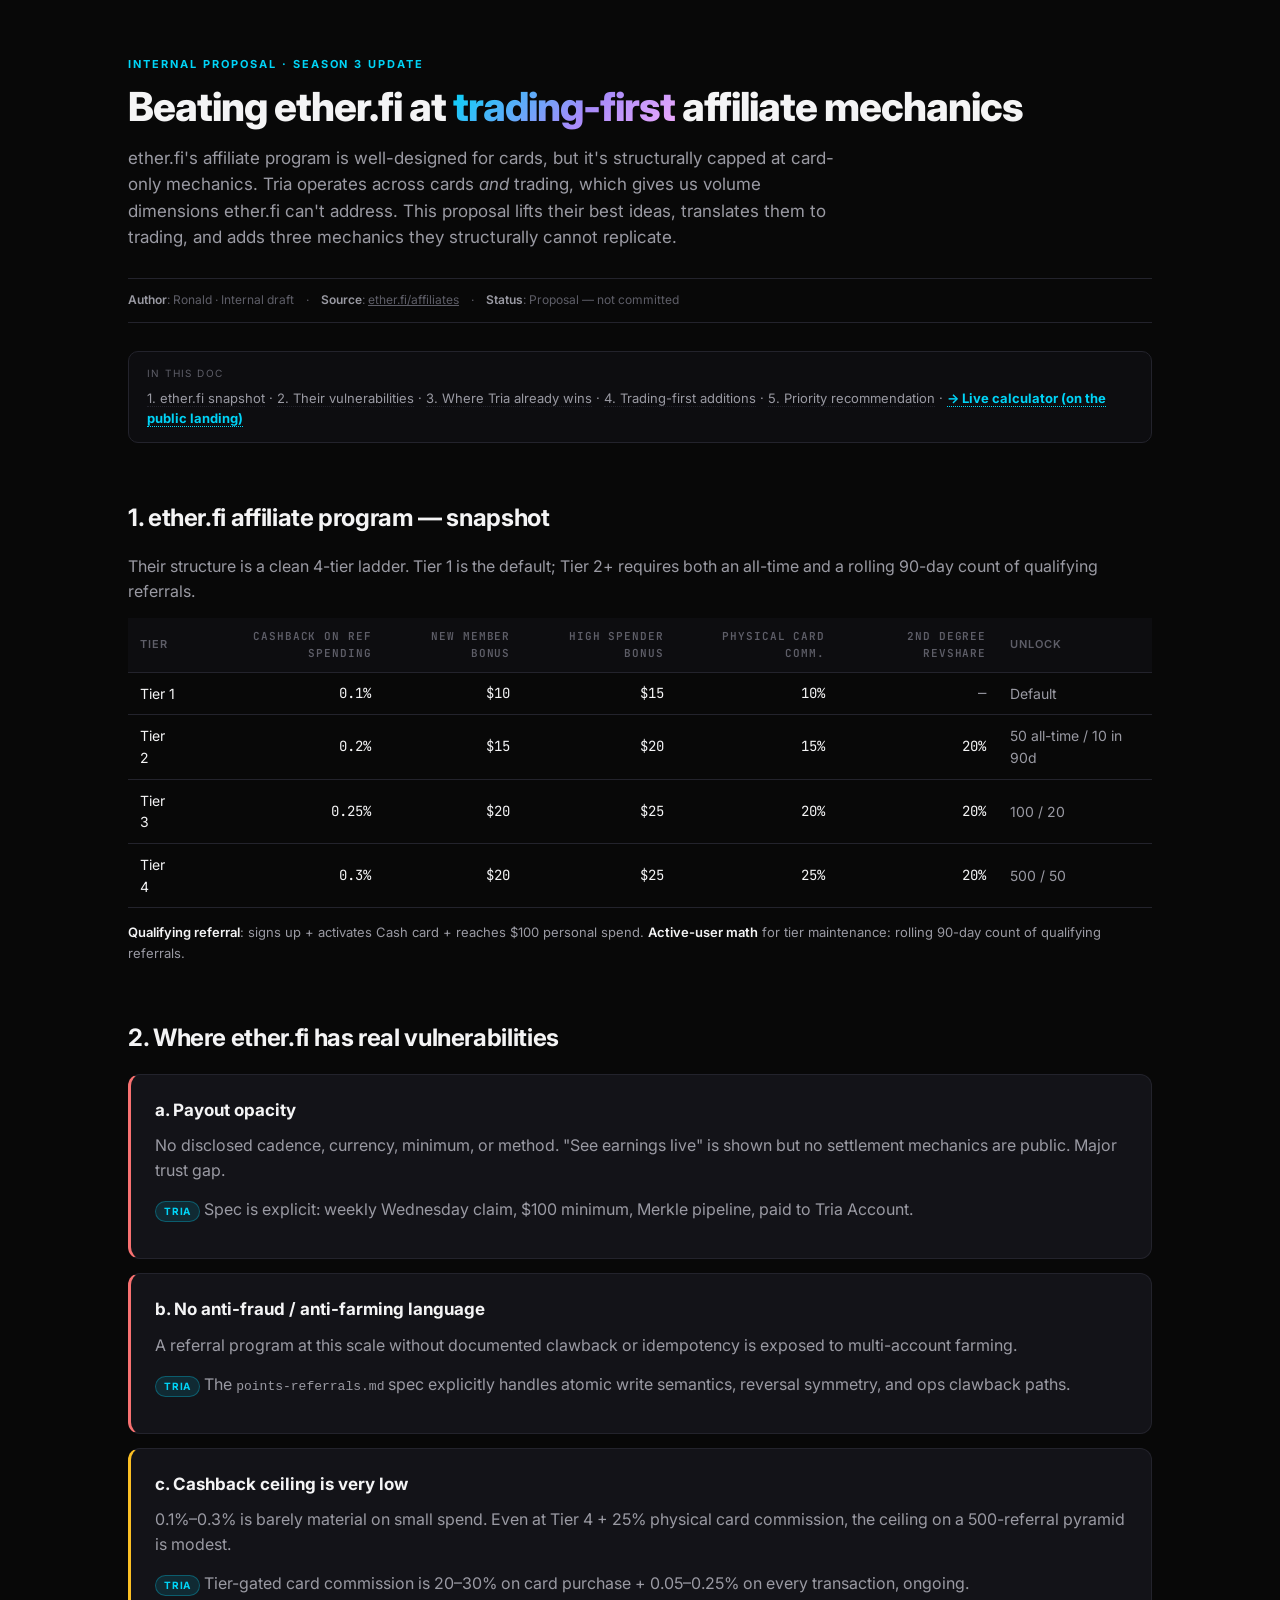
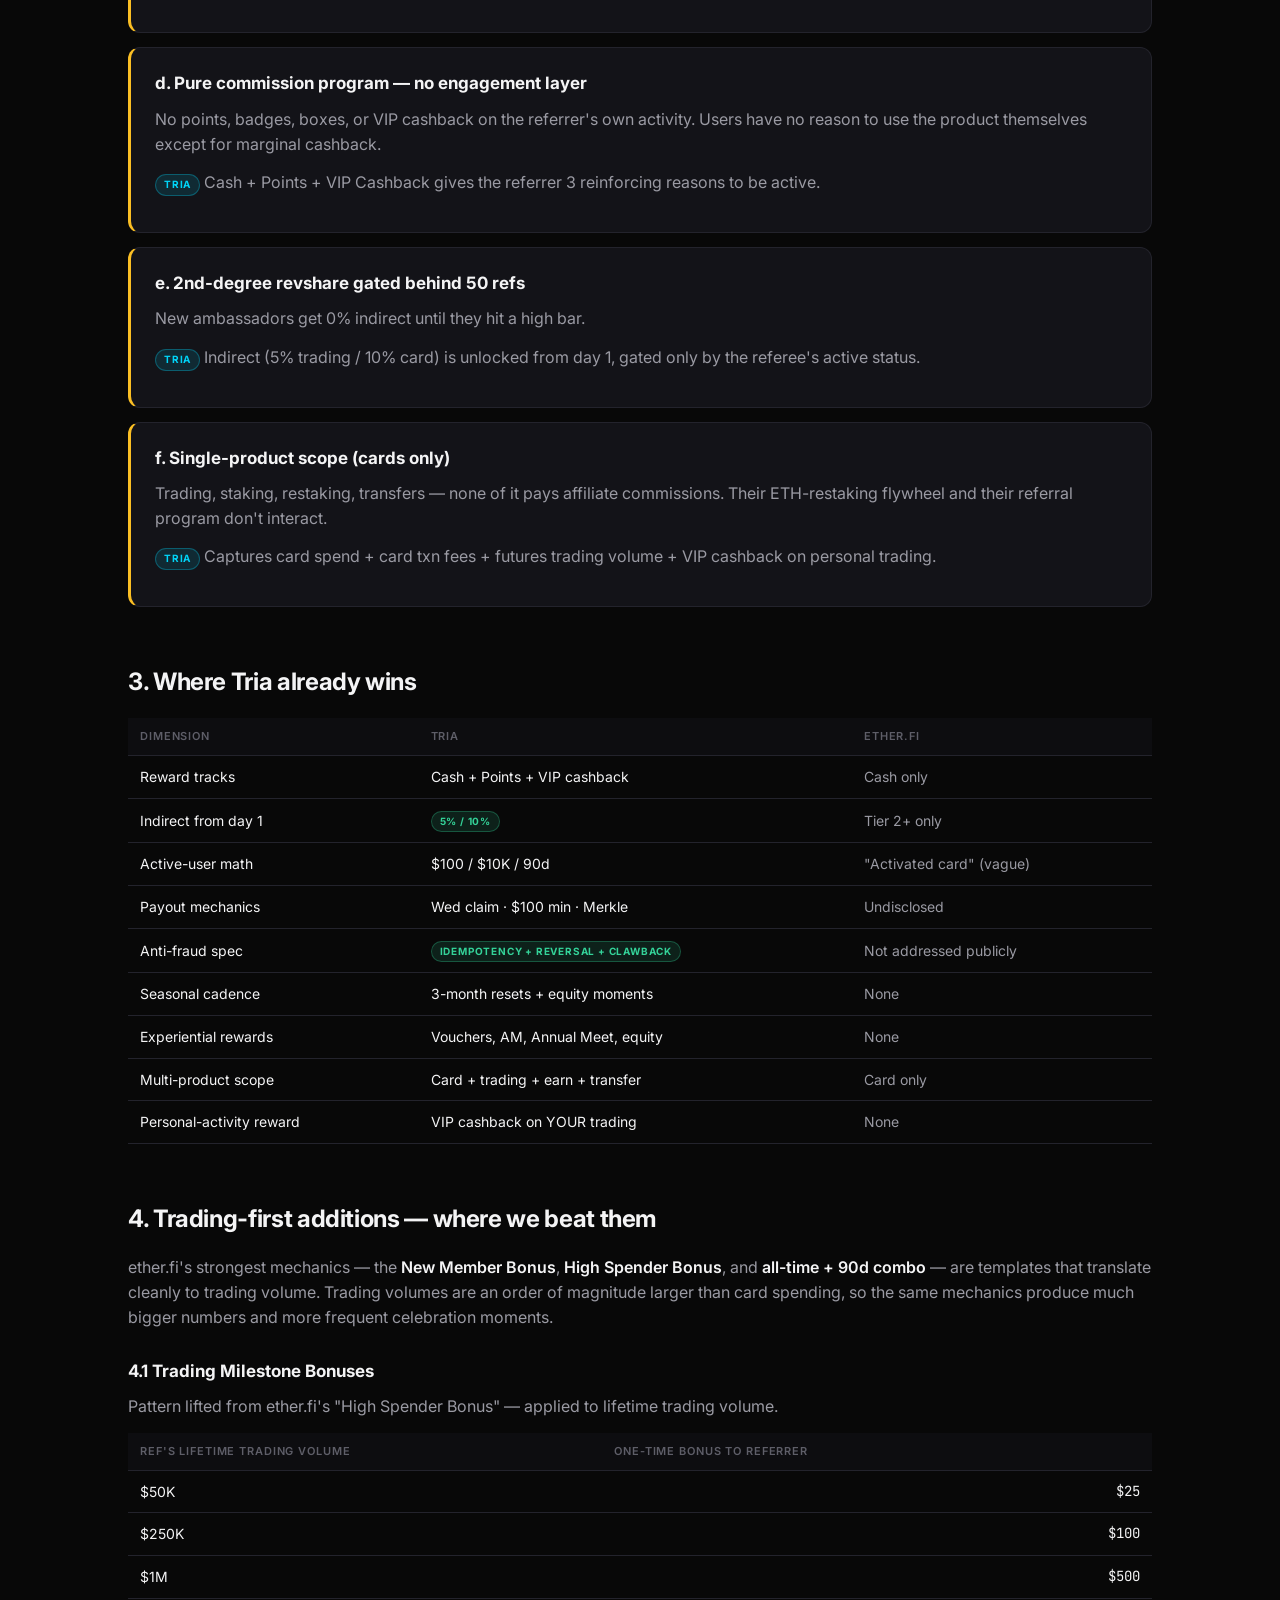
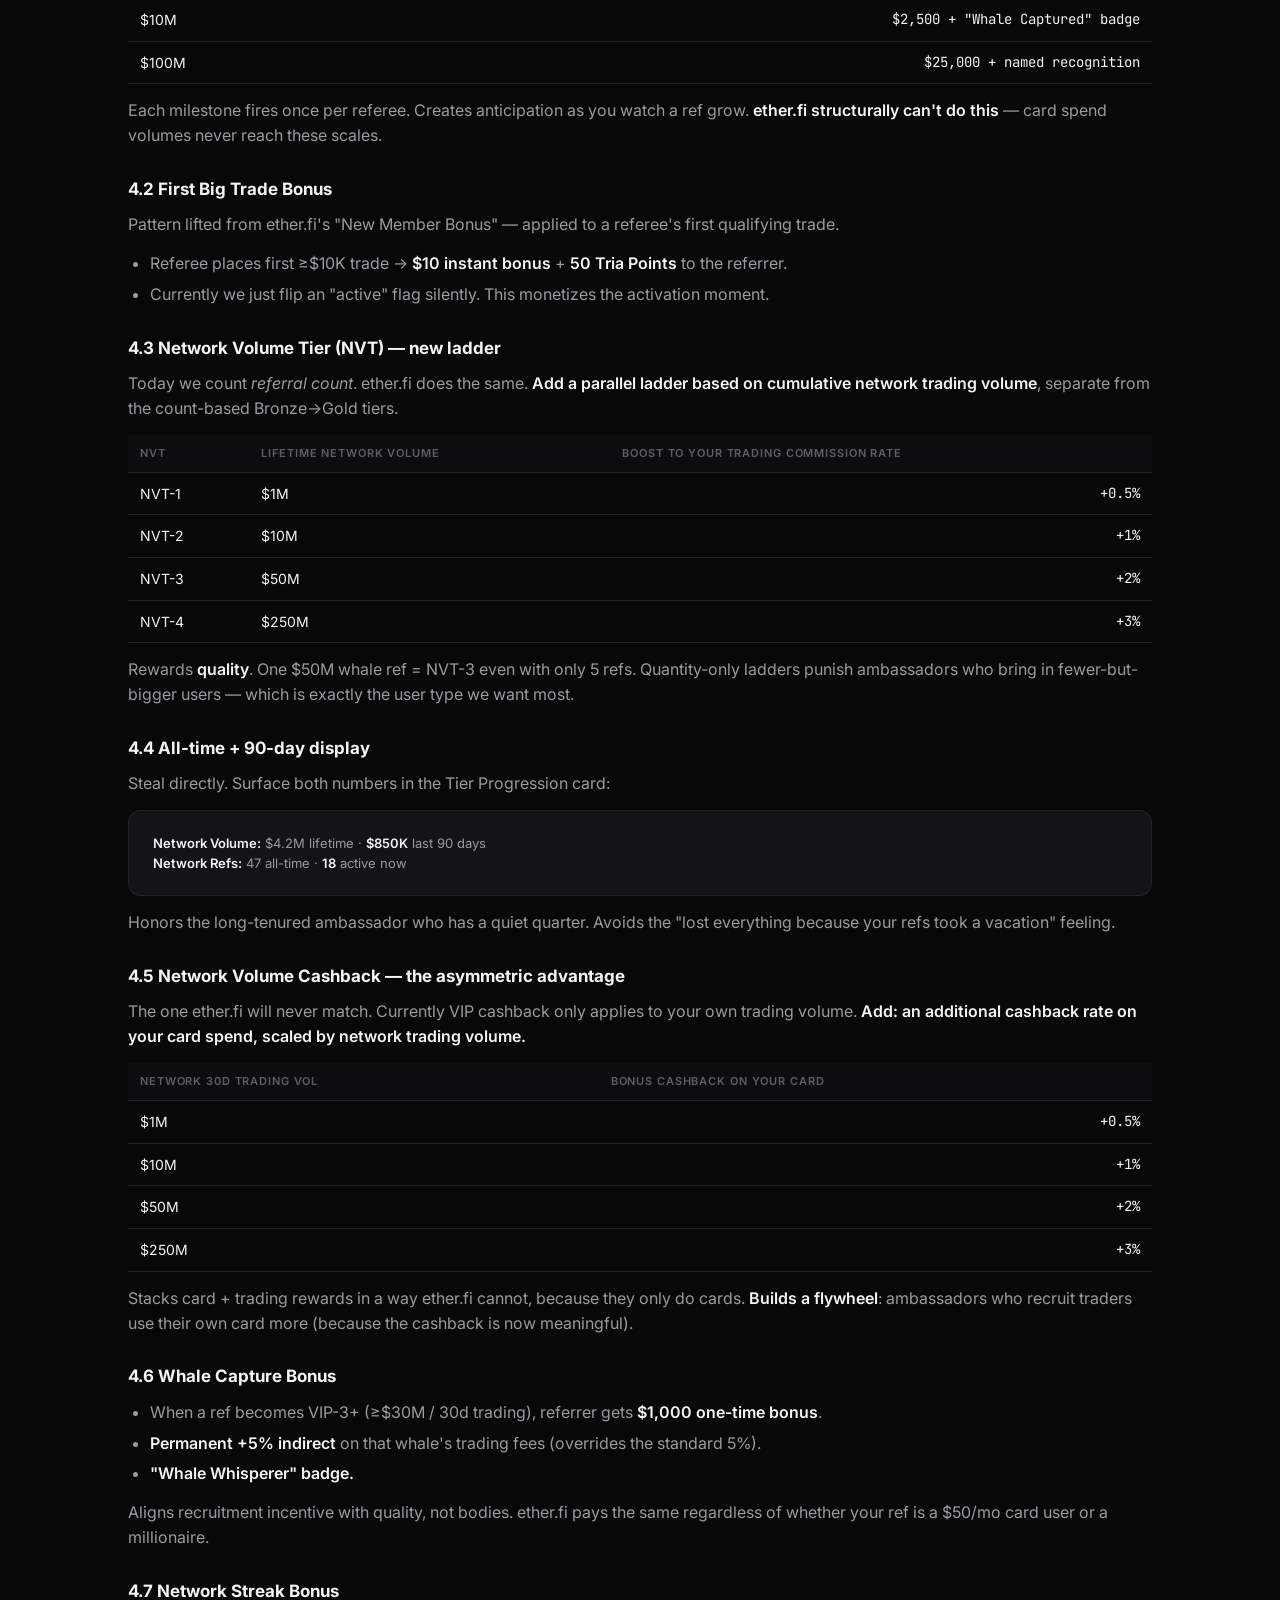
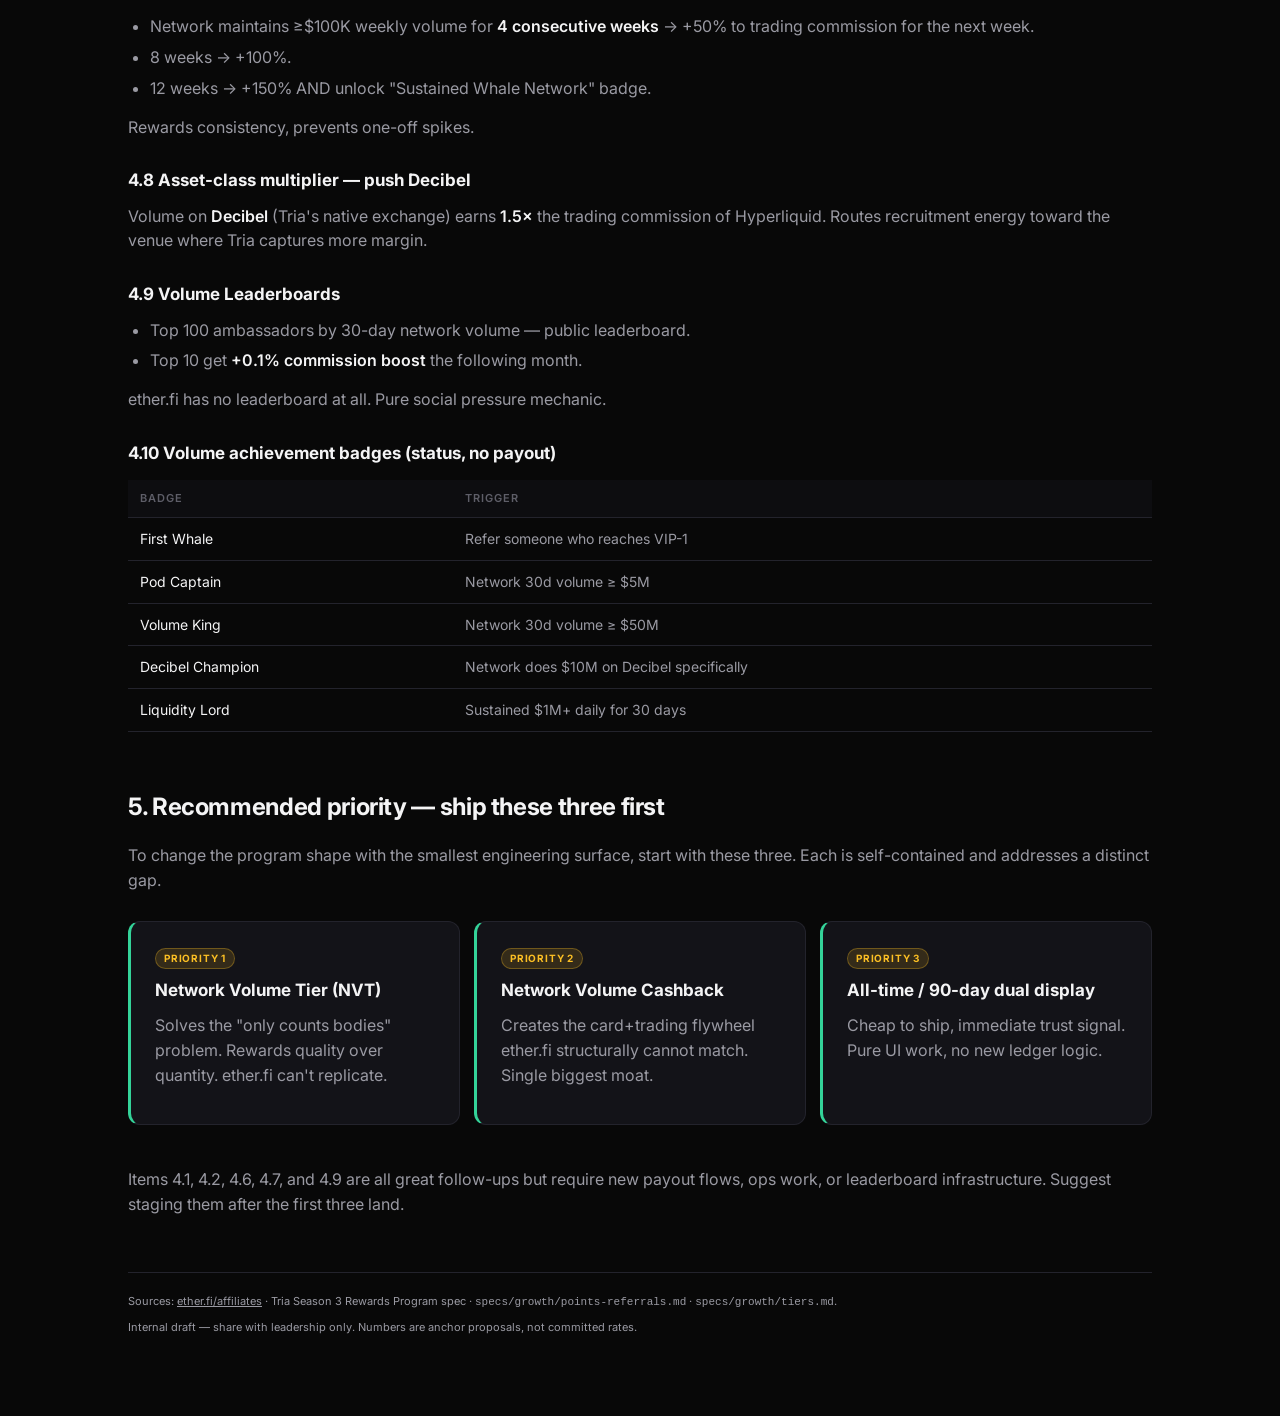
<file: index.html>
<!doctype html>
<html lang="en">
<head>
<meta charset="utf-8" />
<meta name="viewport" content="width=device-width, initial-scale=1" />
<title>Tria S3 — Trading-First Affiliate Mechanics · Internal Proposal</title>
<link rel="preconnect" href="https://fonts.googleapis.com" />
<link rel="preconnect" href="https://fonts.gstatic.com" crossorigin />
<link href="https://fonts.googleapis.com/css2?family=Inter:wght@400;500;600;700;800&family=JetBrains+Mono:wght@400;500;600&display=swap" rel="stylesheet" />
<style>
  :root {
    --bg: #080808;
    --bg-2: #0d0d10;
    --card: #131318;
    --card-hi: #1a1a22;
    --border: #23232c;
    --fg: #f4f4f5;
    --fg-dim: #9a9aa3;
    --fg-mute: #5e5e68;
    --primary: #00d4f7;
    --positive: #34d399;
    --warning: #fbbf24;
    --danger: #f87171;
    --tier-bronze: #c07830;
    --tier-silver: #8b92a3;
    --tier-gold: #d4a017;
  }
  * { box-sizing: border-box; }
  html, body {
    margin: 0;
    padding: 0;
    background: var(--bg);
    color: var(--fg);
    font-family: 'Inter', system-ui, sans-serif;
    line-height: 1.55;
    -webkit-font-smoothing: antialiased;
  }
  .cosmos {
    position: fixed;
    inset: 0;
    z-index: -1;
    pointer-events: none;
    background:
      radial-gradient(1100px 700px at 15% 10%, rgba(0, 212, 247, 0.08), transparent 60%),
      radial-gradient(900px 600px at 85% 90%, rgba(167, 139, 250, 0.06), transparent 55%),
      var(--bg);
  }
  .wrap {
    max-width: 1080px;
    margin: 0 auto;
    padding: 56px 28px 80px;
  }
  .eyebrow {
    font-size: 11px;
    font-weight: 700;
    text-transform: uppercase;
    letter-spacing: 0.18em;
    color: var(--primary);
  }
  h1 {
    font-size: 40px;
    font-weight: 800;
    letter-spacing: -0.025em;
    line-height: 1.1;
    margin: 12px 0 16px;
  }
  h1 .accent {
    background: linear-gradient(135deg, var(--primary), #a78bfa 60%, #f0abfc);
    -webkit-background-clip: text;
    background-clip: text;
    -webkit-text-fill-color: transparent;
  }
  h2 {
    font-size: 24px;
    font-weight: 700;
    letter-spacing: -0.015em;
    margin: 56px 0 18px;
  }
  h3 {
    font-size: 17px;
    font-weight: 700;
    margin: 28px 0 10px;
  }
  .lede {
    font-size: 17px;
    color: var(--fg-dim);
    max-width: 720px;
    margin: 0 0 28px;
  }
  .meta {
    display: flex;
    gap: 12px;
    flex-wrap: wrap;
    font-size: 12px;
    color: var(--fg-mute);
    border-top: 1px solid var(--border);
    border-bottom: 1px solid var(--border);
    padding: 12px 0;
    margin: 28px 0 0;
  }
  .meta strong {
    color: var(--fg-dim);
    font-weight: 600;
  }
  .meta .dot { color: var(--fg-mute); }
  p { color: var(--fg-dim); margin: 0 0 14px; }
  p strong, li strong { color: var(--fg); font-weight: 600; }
  ul, ol {
    color: var(--fg-dim);
    padding-left: 22px;
    margin: 8px 0 14px;
  }
  li { margin-bottom: 6px; }
  .card {
    background: var(--card);
    border: 1px solid var(--border);
    border-radius: 12px;
    padding: 22px 24px;
    margin: 14px 0;
  }
  .card.accent-positive { border-left: 3px solid var(--positive); }
  .card.accent-warning { border-left: 3px solid var(--warning); }
  .card.accent-primary { border-left: 3px solid var(--primary); }
  .card.accent-danger { border-left: 3px solid var(--danger); }
  table {
    width: 100%;
    border-collapse: collapse;
    margin: 14px 0;
    font-size: 14px;
  }
  th, td {
    text-align: left;
    padding: 10px 12px;
    border-bottom: 1px solid var(--border);
  }
  th {
    color: var(--fg-mute);
    font-weight: 600;
    font-size: 11px;
    text-transform: uppercase;
    letter-spacing: 0.08em;
    background: var(--bg-2);
  }
  td { color: var(--fg); }
  td.dim { color: var(--fg-dim); }
  td.num, th.num { text-align: right; font-family: 'JetBrains Mono', monospace; }
  .pill {
    display: inline-block;
    padding: 2px 8px;
    border-radius: 999px;
    font-size: 10px;
    font-weight: 700;
    text-transform: uppercase;
    letter-spacing: 0.08em;
  }
  .pill.tria { background: rgba(0, 212, 247, 0.12); color: var(--primary); border: 1px solid rgba(0, 212, 247, 0.3); }
  .pill.eth  { background: rgba(167, 139, 250, 0.12); color: #c4b5fd; border: 1px solid rgba(167, 139, 250, 0.3); }
  .pill.win  { background: rgba(52, 211, 153, 0.12); color: var(--positive); border: 1px solid rgba(52, 211, 153, 0.3); }
  .pill.gap  { background: rgba(248, 113, 113, 0.12); color: var(--danger); border: 1px solid rgba(248, 113, 113, 0.3); }
  .pill.priority { background: rgba(251, 191, 36, 0.14); color: var(--warning); border: 1px solid rgba(251, 191, 36, 0.3); }
  .grid-2 { display: grid; grid-template-columns: 1fr 1fr; gap: 14px; }
  .grid-3 { display: grid; grid-template-columns: repeat(3, 1fr); gap: 14px; }
  @media (max-width: 720px) {
    .grid-2, .grid-3 { grid-template-columns: 1fr; }
    h1 { font-size: 30px; }
    .wrap { padding: 32px 18px 60px; }
  }
  .num-big {
    font-family: 'JetBrains Mono', monospace;
    font-size: 22px;
    font-weight: 700;
    color: var(--positive);
  }
  .footnote {
    font-size: 11px;
    color: var(--fg-mute);
    border-top: 1px solid var(--border);
    margin-top: 56px;
    padding-top: 20px;
  }
  .toc {
    background: var(--bg-2);
    border: 1px solid var(--border);
    border-radius: 10px;
    padding: 14px 18px;
    margin: 28px 0;
    font-size: 13px;
    color: var(--fg-dim);
  }
  .toc a {
    color: var(--fg-dim);
    text-decoration: none;
    border-bottom: 1px dotted var(--border);
  }
  .toc a:hover { color: var(--primary); border-color: var(--primary); }
  .toc-title {
    font-size: 10px;
    text-transform: uppercase;
    letter-spacing: 0.14em;
    color: var(--fg-mute);
    margin-bottom: 6px;
  }
</style>
</head>
<body>
<div class="cosmos"></div>
<div class="wrap">

  <div class="eyebrow">Internal proposal · Season 3 update</div>
  <h1>Beating ether.fi at <span class="accent">trading-first</span> affiliate mechanics</h1>
  <p class="lede">
    ether.fi's affiliate program is well-designed for cards, but it's structurally
    capped at card-only mechanics. Tria operates across cards <em>and</em> trading,
    which gives us volume dimensions ether.fi can't address. This proposal lifts
    their best ideas, translates them to trading, and adds three mechanics they
    structurally cannot replicate.
  </p>
  <div class="meta">
    <span><strong>Author</strong>: Ronald · Internal draft</span>
    <span class="dot">·</span>
    <span><strong>Source</strong>: <a style="color:inherit" href="https://www.ether.fi/affiliates" target="_blank">ether.fi/affiliates</a></span>
    <span class="dot">·</span>
    <span><strong>Status</strong>: Proposal — not committed</span>
  </div>

  <div class="toc">
    <div class="toc-title">In this doc</div>
    <a href="#snapshot">1. ether.fi snapshot</a> ·
    <a href="#vulns">2. Their vulnerabilities</a> ·
    <a href="#wins">3. Where Tria already wins</a> ·
    <a href="#proposal">4. Trading-first additions</a> ·
    <a href="#priority">5. Priority recommendation</a> ·
    <a href="landing/#calculator" style="color: var(--primary); border-bottom-color: var(--primary);"><strong>→ Live calculator (on the public landing)</strong></a>
  </div>

  <h2 id="snapshot">1. ether.fi affiliate program — snapshot</h2>
  <p>
    Their structure is a clean 4-tier ladder. Tier 1 is the default; Tier 2+
    requires both an all-time and a rolling 90-day count of qualifying referrals.
  </p>

  <table>
    <thead>
      <tr>
        <th>Tier</th>
        <th class="num">Cashback on Ref Spending</th>
        <th class="num">New Member Bonus</th>
        <th class="num">High Spender Bonus</th>
        <th class="num">Physical Card Comm.</th>
        <th class="num">2nd Degree Revshare</th>
        <th>Unlock</th>
      </tr>
    </thead>
    <tbody>
      <tr><td>Tier 1</td><td class="num">0.1%</td><td class="num">$10</td><td class="num">$15</td><td class="num">10%</td><td class="num dim">—</td><td class="dim">Default</td></tr>
      <tr><td>Tier 2</td><td class="num">0.2%</td><td class="num">$15</td><td class="num">$20</td><td class="num">15%</td><td class="num">20%</td><td class="dim">50 all-time / 10 in 90d</td></tr>
      <tr><td>Tier 3</td><td class="num">0.25%</td><td class="num">$20</td><td class="num">$25</td><td class="num">20%</td><td class="num">20%</td><td class="dim">100 / 20</td></tr>
      <tr><td>Tier 4</td><td class="num">0.3%</td><td class="num">$20</td><td class="num">$25</td><td class="num">25%</td><td class="num">20%</td><td class="dim">500 / 50</td></tr>
    </tbody>
  </table>
  <p style="font-size: 13px;">
    <strong>Qualifying referral</strong>: signs up + activates Cash card + reaches
    $100 personal spend. <strong>Active-user math</strong> for tier maintenance:
    rolling 90-day count of qualifying referrals.
  </p>

  <h2 id="vulns">2. Where ether.fi has real vulnerabilities</h2>

  <div class="card accent-danger">
    <h3 style="margin-top:0">a. Payout opacity</h3>
    <p>
      No disclosed cadence, currency, minimum, or method. "See earnings live" is shown
      but no settlement mechanics are public. Major trust gap.
    </p>
    <p><span class="pill tria">Tria</span> Spec is explicit: weekly Wednesday claim, $100 minimum, Merkle pipeline, paid to Tria Account.</p>
  </div>

  <div class="card accent-danger">
    <h3 style="margin-top:0">b. No anti-fraud / anti-farming language</h3>
    <p>
      A referral program at this scale without documented clawback or idempotency is
      exposed to multi-account farming.
    </p>
    <p><span class="pill tria">Tria</span> The <code>points-referrals.md</code> spec explicitly handles atomic write semantics, reversal symmetry, and ops clawback paths.</p>
  </div>

  <div class="card accent-warning">
    <h3 style="margin-top:0">c. Cashback ceiling is very low</h3>
    <p>
      0.1%–0.3% is barely material on small spend. Even at Tier 4 + 25% physical card
      commission, the ceiling on a 500-referral pyramid is modest.
    </p>
    <p><span class="pill tria">Tria</span> Tier-gated card commission is 20–30% on card purchase + 0.05–0.25% on every transaction, ongoing.</p>
  </div>

  <div class="card accent-warning">
    <h3 style="margin-top:0">d. Pure commission program — no engagement layer</h3>
    <p>
      No points, badges, boxes, or VIP cashback on the referrer's own activity. Users
      have no reason to use the product themselves except for marginal cashback.
    </p>
    <p><span class="pill tria">Tria</span> Cash + Points + VIP Cashback gives the referrer 3 reinforcing reasons to be active.</p>
  </div>

  <div class="card accent-warning">
    <h3 style="margin-top:0">e. 2nd-degree revshare gated behind 50 refs</h3>
    <p>
      New ambassadors get 0% indirect until they hit a high bar.
    </p>
    <p><span class="pill tria">Tria</span> Indirect (5% trading / 10% card) is unlocked from day 1, gated only by the referee's active status.</p>
  </div>

  <div class="card accent-warning">
    <h3 style="margin-top:0">f. Single-product scope (cards only)</h3>
    <p>
      Trading, staking, restaking, transfers — none of it pays affiliate commissions.
      Their ETH-restaking flywheel and their referral program don't interact.
    </p>
    <p><span class="pill tria">Tria</span> Captures card spend + card txn fees + futures trading volume + VIP cashback on personal trading.</p>
  </div>

  <h2 id="wins">3. Where Tria already wins</h2>
  <table>
    <thead><tr><th>Dimension</th><th>Tria</th><th>ether.fi</th></tr></thead>
    <tbody>
      <tr><td>Reward tracks</td><td>Cash + Points + VIP cashback</td><td class="dim">Cash only</td></tr>
      <tr><td>Indirect from day 1</td><td><span class="pill win">5% / 10%</span></td><td class="dim">Tier 2+ only</td></tr>
      <tr><td>Active-user math</td><td>$100 / $10K / 90d</td><td class="dim">"Activated card" (vague)</td></tr>
      <tr><td>Payout mechanics</td><td>Wed claim · $100 min · Merkle</td><td class="dim">Undisclosed</td></tr>
      <tr><td>Anti-fraud spec</td><td><span class="pill win">Idempotency + reversal + clawback</span></td><td class="dim">Not addressed publicly</td></tr>
      <tr><td>Seasonal cadence</td><td>3-month resets + equity moments</td><td class="dim">None</td></tr>
      <tr><td>Experiential rewards</td><td>Vouchers, AM, Annual Meet, equity</td><td class="dim">None</td></tr>
      <tr><td>Multi-product scope</td><td>Card + trading + earn + transfer</td><td class="dim">Card only</td></tr>
      <tr><td>Personal-activity reward</td><td>VIP cashback on YOUR trading</td><td class="dim">None</td></tr>
    </tbody>
  </table>

  <h2 id="proposal">4. Trading-first additions — where we beat them</h2>

  <p>
    ether.fi's strongest mechanics — the <strong>New Member Bonus</strong>,
    <strong>High Spender Bonus</strong>, and <strong>all-time + 90d combo</strong>
    — are templates that translate cleanly to trading volume. Trading volumes are
    an order of magnitude larger than card spending, so the same mechanics produce
    much bigger numbers and more frequent celebration moments.
  </p>

  <h3>4.1 Trading Milestone Bonuses</h3>
  <p>Pattern lifted from ether.fi's "High Spender Bonus" — applied to lifetime trading volume.</p>
  <table>
    <thead><tr><th>Ref's lifetime trading volume</th><th>One-time bonus to referrer</th></tr></thead>
    <tbody>
      <tr><td>$50K</td><td class="num">$25</td></tr>
      <tr><td>$250K</td><td class="num">$100</td></tr>
      <tr><td>$1M</td><td class="num">$500</td></tr>
      <tr><td>$10M</td><td class="num">$2,500 + "Whale Captured" badge</td></tr>
      <tr><td>$100M</td><td class="num">$25,000 + named recognition</td></tr>
    </tbody>
  </table>
  <p>
    Each milestone fires once per referee. Creates anticipation as you watch a ref
    grow. <strong>ether.fi structurally can't do this</strong> — card spend volumes never reach
    these scales.
  </p>

  <h3>4.2 First Big Trade Bonus</h3>
  <p>Pattern lifted from ether.fi's "New Member Bonus" — applied to a referee's first qualifying trade.</p>
  <ul>
    <li>Referee places first ≥$10K trade → <strong>$10 instant bonus</strong> + <strong>50 Tria Points</strong> to the referrer.</li>
    <li>Currently we just flip an "active" flag silently. This monetizes the activation moment.</li>
  </ul>

  <h3>4.3 Network Volume Tier (NVT) — new ladder</h3>
  <p>
    Today we count <em>referral count</em>. ether.fi does the same. <strong>Add a parallel
    ladder based on cumulative network trading volume</strong>, separate from the count-based
    Bronze→Gold tiers.
  </p>
  <table>
    <thead><tr><th>NVT</th><th>Lifetime Network Volume</th><th>Boost to your trading commission rate</th></tr></thead>
    <tbody>
      <tr><td>NVT-1</td><td>$1M</td><td class="num">+0.5%</td></tr>
      <tr><td>NVT-2</td><td>$10M</td><td class="num">+1%</td></tr>
      <tr><td>NVT-3</td><td>$50M</td><td class="num">+2%</td></tr>
      <tr><td>NVT-4</td><td>$250M</td><td class="num">+3%</td></tr>
    </tbody>
  </table>
  <p>
    Rewards <strong>quality</strong>. One $50M whale ref = NVT-3 even with only 5 refs.
    Quantity-only ladders punish ambassadors who bring in fewer-but-bigger users —
    which is exactly the user type we want most.
  </p>

  <h3>4.4 All-time + 90-day display</h3>
  <p>Steal directly. Surface both numbers in the Tier Progression card:</p>
  <div class="card">
    <p style="margin:0; color: var(--fg-dim); font-size: 13px;">
      <strong>Network Volume:</strong> $4.2M lifetime · <strong>$850K</strong> last 90 days<br />
      <strong>Network Refs:</strong> 47 all-time · <strong>18</strong> active now
    </p>
  </div>
  <p>
    Honors the long-tenured ambassador who has a quiet quarter. Avoids the "lost
    everything because your refs took a vacation" feeling.
  </p>

  <h3>4.5 Network Volume Cashback — the asymmetric advantage</h3>
  <p>
    The one ether.fi will never match. Currently VIP cashback only applies to your
    own trading volume. <strong>Add: an additional cashback rate on your card spend, scaled
    by network trading volume.</strong>
  </p>
  <table>
    <thead><tr><th>Network 30d trading vol</th><th>Bonus cashback on YOUR card</th></tr></thead>
    <tbody>
      <tr><td>$1M</td><td class="num">+0.5%</td></tr>
      <tr><td>$10M</td><td class="num">+1%</td></tr>
      <tr><td>$50M</td><td class="num">+2%</td></tr>
      <tr><td>$250M</td><td class="num">+3%</td></tr>
    </tbody>
  </table>
  <p>
    Stacks card + trading rewards in a way ether.fi cannot, because they only do
    cards. <strong>Builds a flywheel</strong>: ambassadors who recruit traders use their own card
    more (because the cashback is now meaningful).
  </p>

  <h3>4.6 Whale Capture Bonus</h3>
  <ul>
    <li>When a ref becomes VIP-3+ (≥$30M / 30d trading), referrer gets <strong>$1,000 one-time bonus</strong>.</li>
    <li><strong>Permanent +5% indirect</strong> on that whale's trading fees (overrides the standard 5%).</li>
    <li><strong>"Whale Whisperer" badge.</strong></li>
  </ul>
  <p>
    Aligns recruitment incentive with quality, not bodies. ether.fi pays the same
    regardless of whether your ref is a $50/mo card user or a millionaire.
  </p>

  <h3>4.7 Network Streak Bonus</h3>
  <ul>
    <li>Network maintains ≥$100K weekly volume for <strong>4 consecutive weeks</strong> → +50% to trading commission for the next week.</li>
    <li>8 weeks → +100%.</li>
    <li>12 weeks → +150% AND unlock "Sustained Whale Network" badge.</li>
  </ul>
  <p>Rewards consistency, prevents one-off spikes.</p>

  <h3>4.8 Asset-class multiplier — push Decibel</h3>
  <p>
    Volume on <strong>Decibel</strong> (Tria's native exchange) earns <strong>1.5×</strong> the trading commission of
    Hyperliquid. Routes recruitment energy toward the venue where Tria captures
    more margin.
  </p>

  <h3>4.9 Volume Leaderboards</h3>
  <ul>
    <li>Top 100 ambassadors by 30-day network volume — public leaderboard.</li>
    <li>Top 10 get <strong>+0.1% commission boost</strong> the following month.</li>
  </ul>
  <p>ether.fi has no leaderboard at all. Pure social pressure mechanic.</p>

  <h3>4.10 Volume achievement badges (status, no payout)</h3>
  <table>
    <thead><tr><th>Badge</th><th>Trigger</th></tr></thead>
    <tbody>
      <tr><td>First Whale</td><td class="dim">Refer someone who reaches VIP-1</td></tr>
      <tr><td>Pod Captain</td><td class="dim">Network 30d volume ≥ $5M</td></tr>
      <tr><td>Volume King</td><td class="dim">Network 30d volume ≥ $50M</td></tr>
      <tr><td>Decibel Champion</td><td class="dim">Network does $10M on Decibel specifically</td></tr>
      <tr><td>Liquidity Lord</td><td class="dim">Sustained $1M+ daily for 30 days</td></tr>
    </tbody>
  </table>

  <h2 id="priority">5. Recommended priority — ship these three first</h2>

  <p>
    To change the program shape with the smallest engineering surface, start with
    these three. Each is self-contained and addresses a distinct gap.
  </p>

  <div class="grid-3">
    <div class="card accent-positive">
      <span class="pill priority">Priority 1</span>
      <h3 style="margin-top:8px">Network Volume Tier (NVT)</h3>
      <p>Solves the "only counts bodies" problem. Rewards quality over quantity. ether.fi can't replicate.</p>
    </div>
    <div class="card accent-positive">
      <span class="pill priority">Priority 2</span>
      <h3 style="margin-top:8px">Network Volume Cashback</h3>
      <p>Creates the card+trading flywheel ether.fi structurally cannot match. Single biggest moat.</p>
    </div>
    <div class="card accent-positive">
      <span class="pill priority">Priority 3</span>
      <h3 style="margin-top:8px">All-time / 90-day dual display</h3>
      <p>Cheap to ship, immediate trust signal. Pure UI work, no new ledger logic.</p>
    </div>
  </div>

  <p style="margin-top: 28px;">
    Items 4.1, 4.2, 4.6, 4.7, and 4.9 are all great follow-ups but require new
    payout flows, ops work, or leaderboard infrastructure. Suggest staging them
    after the first three land.
  </p>

  <div class="footnote">
    <p style="margin:0">
      Sources: <a style="color:inherit" href="https://www.ether.fi/affiliates" target="_blank">ether.fi/affiliates</a> ·
      Tria Season 3 Rewards Program spec ·
      <code>specs/growth/points-referrals.md</code> ·
      <code>specs/growth/tiers.md</code>.
    </p>
    <p style="margin:8px 0 0">
      Internal draft — share with leadership only. Numbers are anchor proposals,
      not committed rates.
    </p>
  </div>

</div>
</body>
</html>
</file>
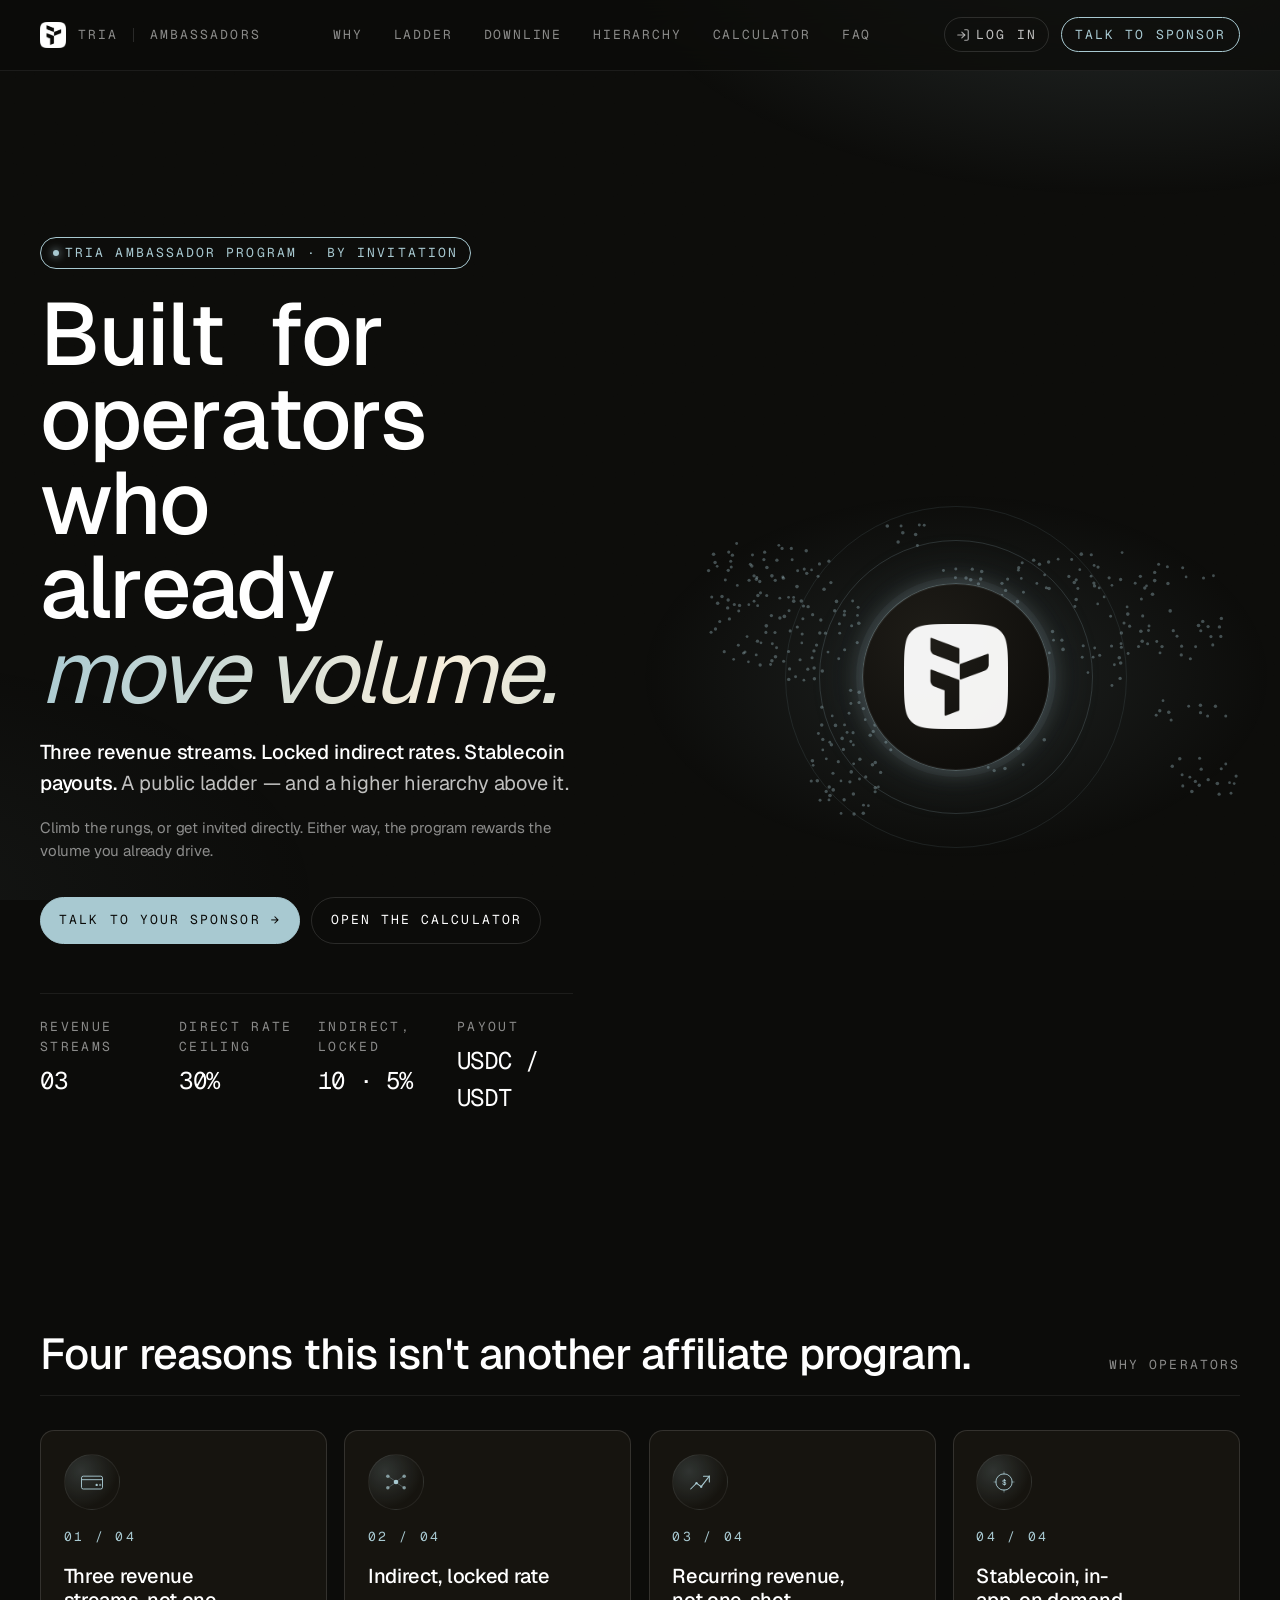
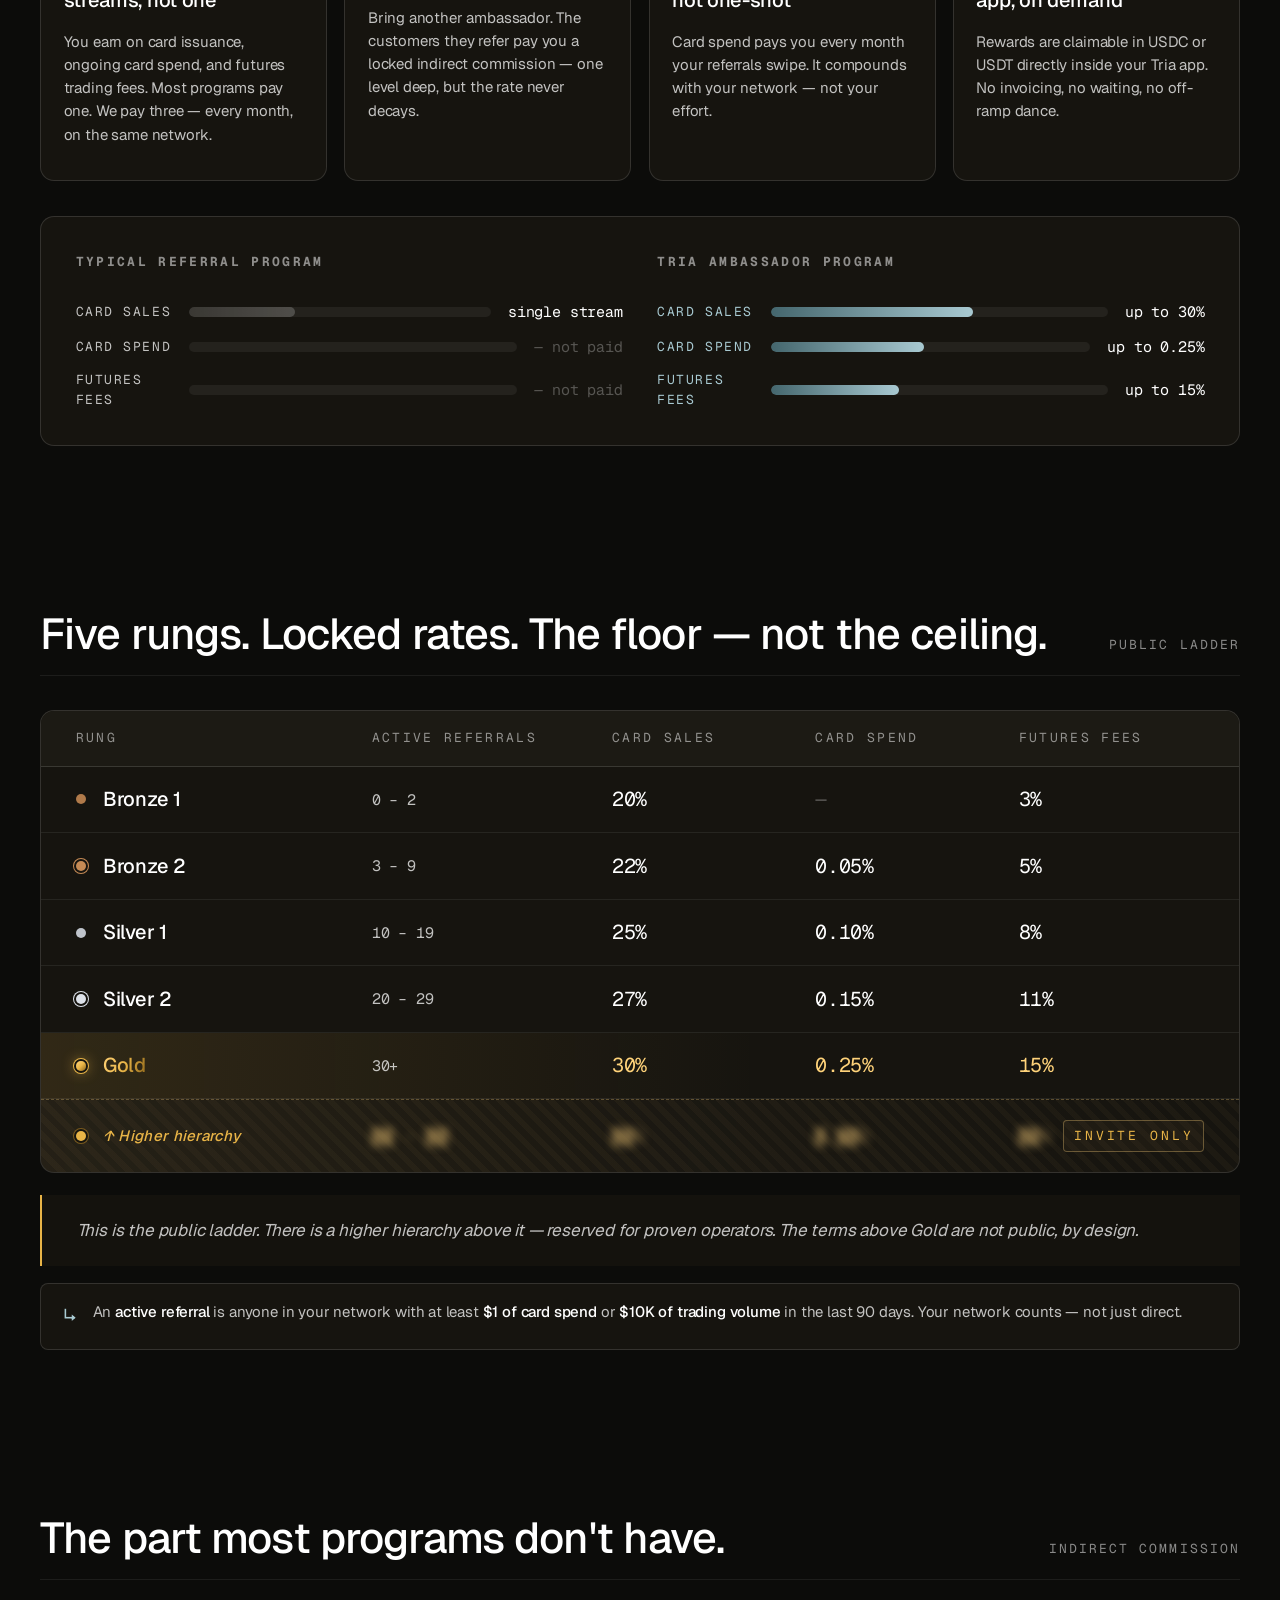
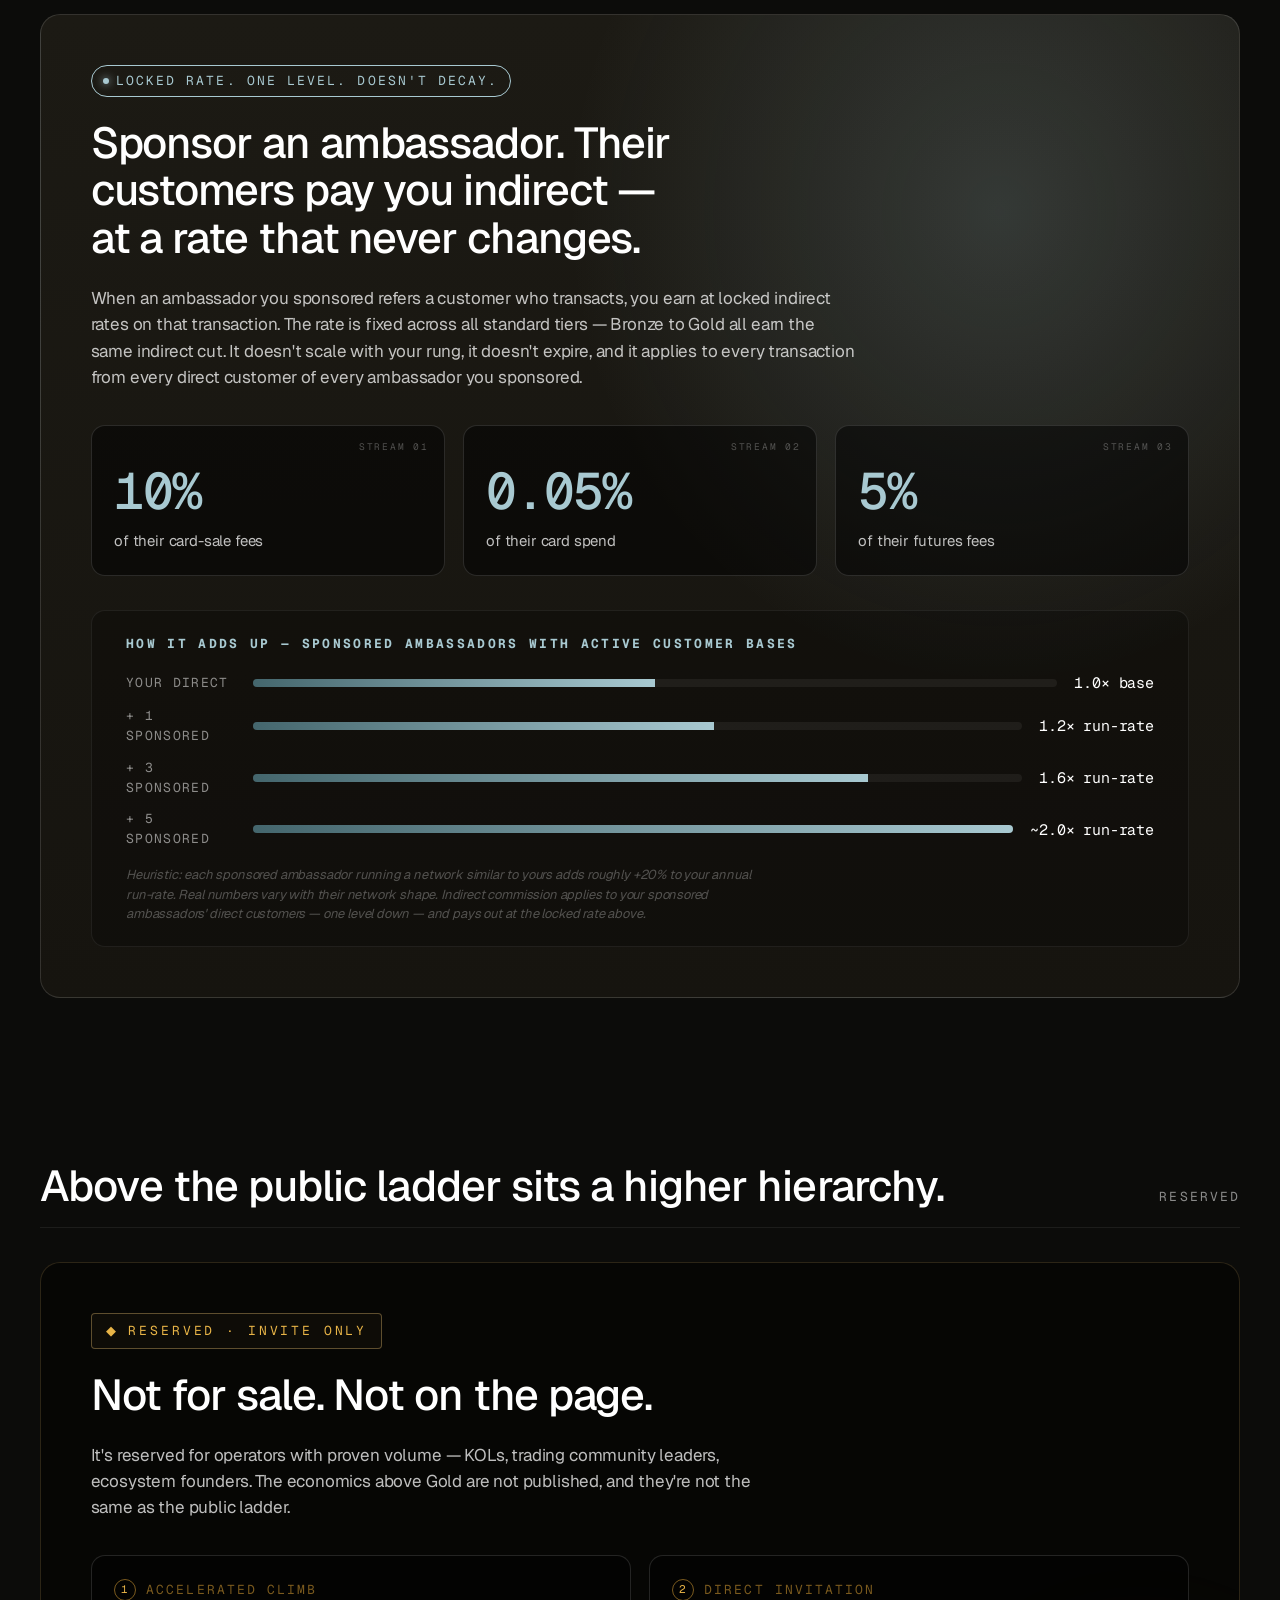
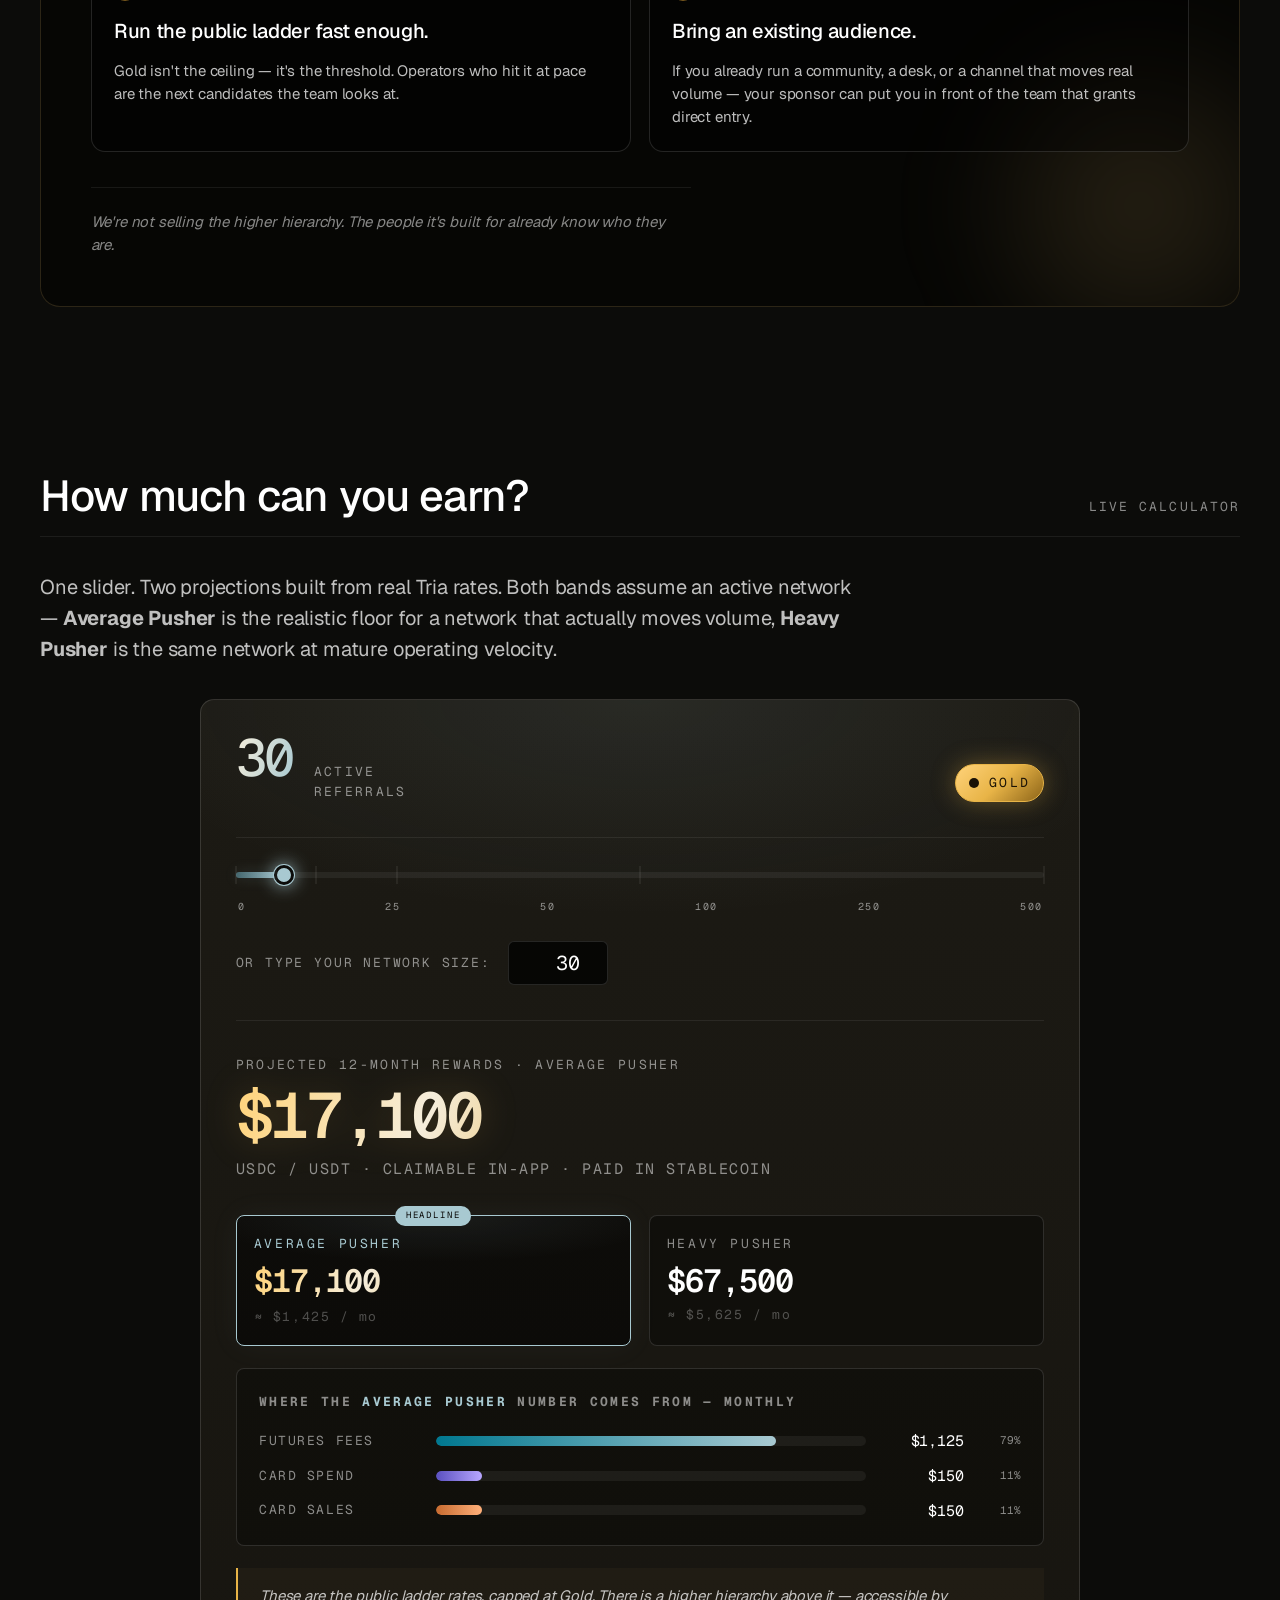
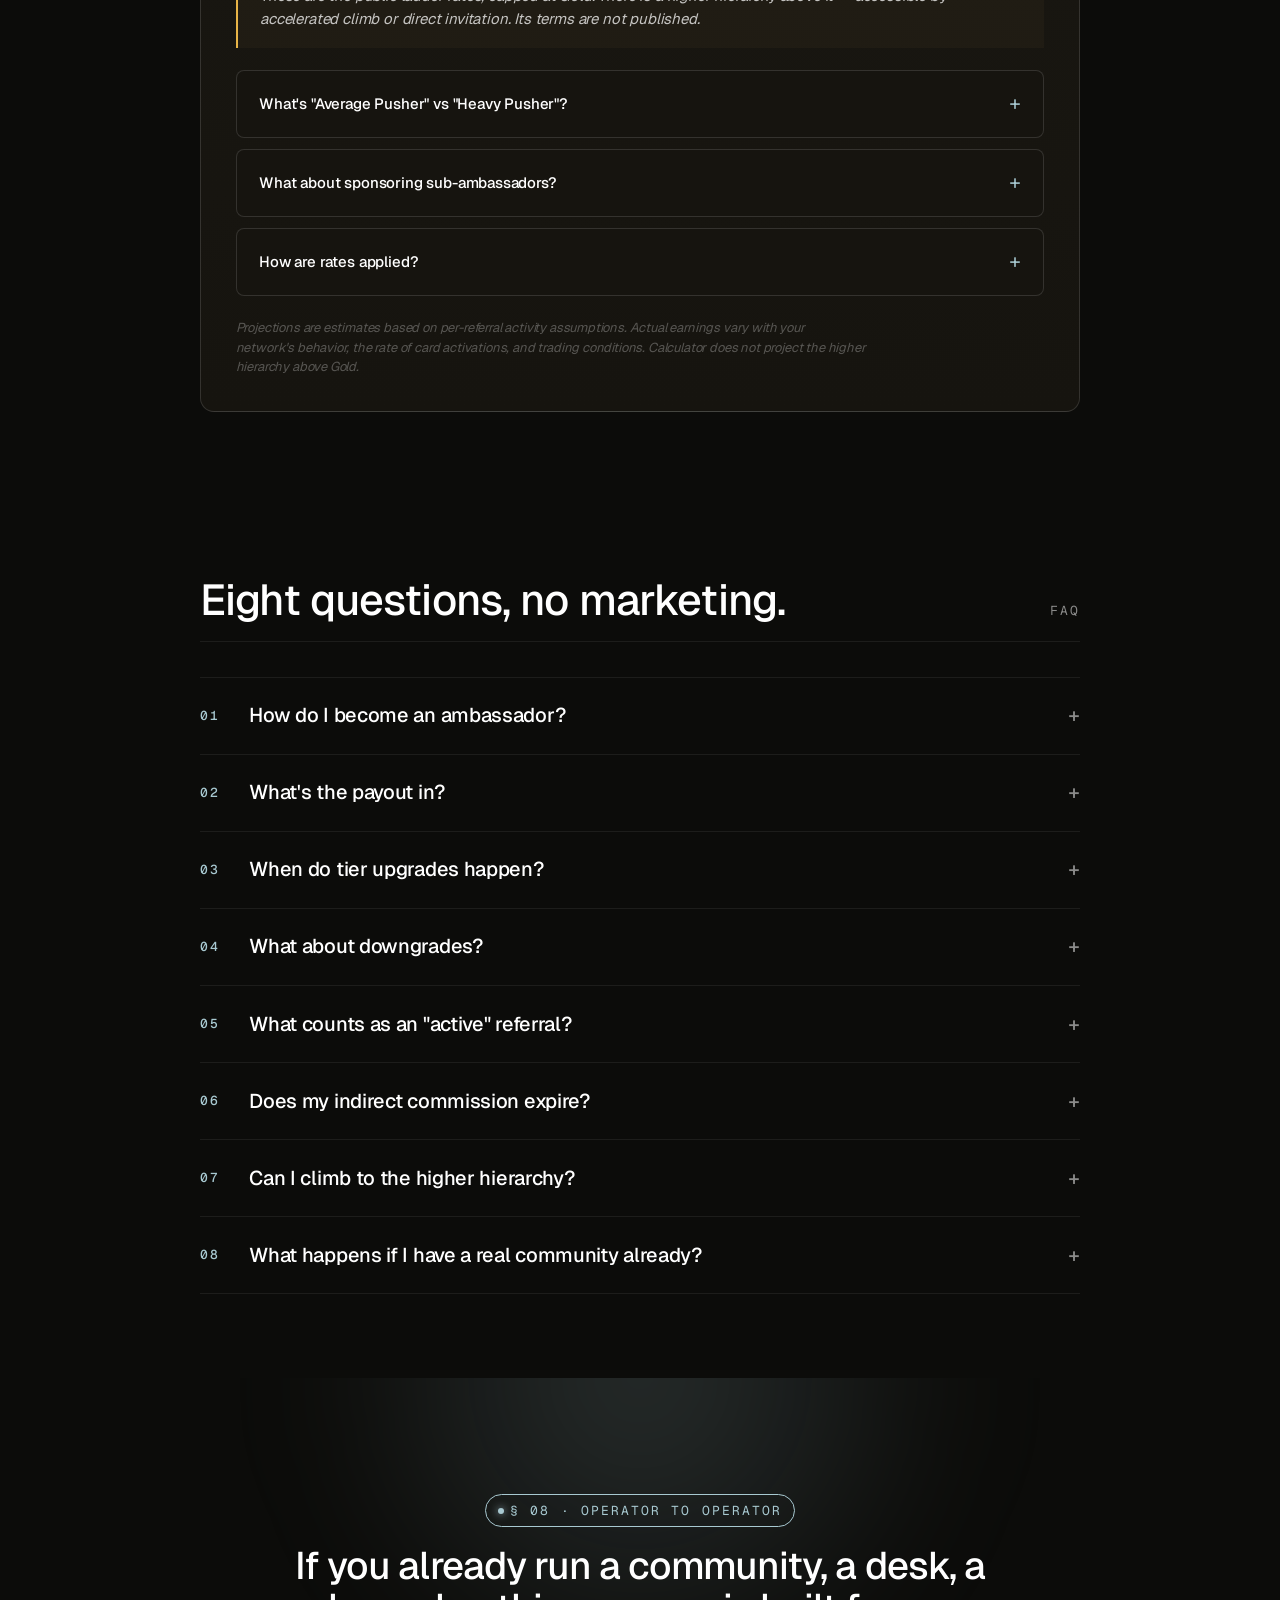
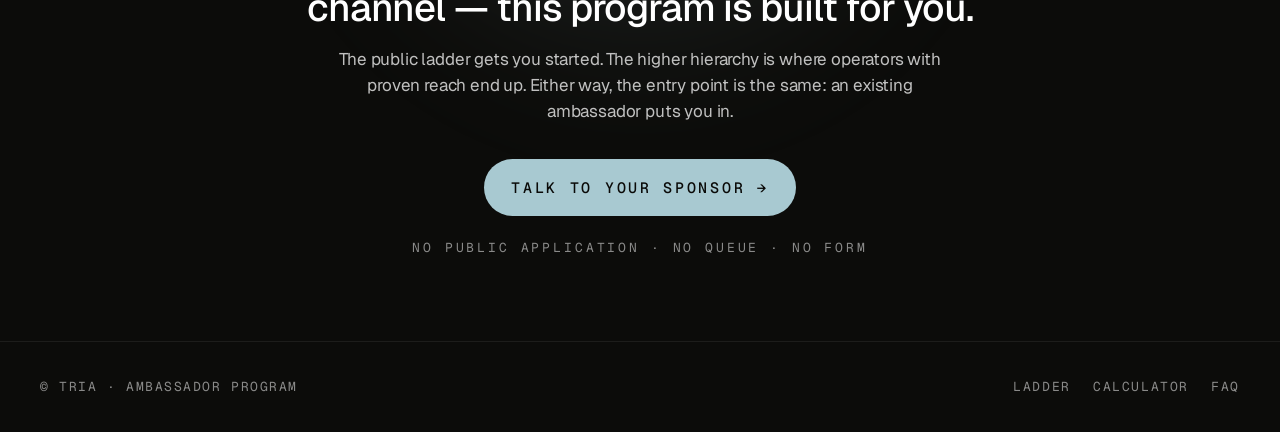
<file: landing/index.html>
<!doctype html>
<html lang="en">
<head>
  <meta charset="utf-8" />
  <meta name="viewport" content="width=device-width, initial-scale=1" />
  <title>Tria Ambassadors — Built for operators who already move volume.</title>
  <meta name="description" content="Three revenue streams. Locked indirect rates. Stablecoin payouts. A public ladder — and a higher hierarchy above it." />

  <link rel="preconnect" href="https://fonts.googleapis.com" />
  <link rel="preconnect" href="https://fonts.gstatic.com" crossorigin />
  <link href="https://fonts.googleapis.com/css2?family=Geist:wght@300;400;500;600;700&family=Geist+Mono:wght@400;500;600&display=swap" rel="stylesheet" />

  <link rel="stylesheet" href="landing.css" />
</head>
<body>

<!-- ──────────────── TOP NAV ──────────────── -->
<nav class="topnav">
  <div class="topnav-inner">
    <a class="brand" href="#top">
      <img src="assets/brand/tria-symbol-white.png" alt="Tria" />
      <span>Tria</span>
      <span class="pipe"></span>
      <span class="label-sub">Ambassadors</span>
    </a>
    <div class="pages">
      <a href="#why">Why</a>
      <a href="#ladder">Ladder</a>
      <a href="#indirect">Downline</a>
      <a href="#hierarchy">Hierarchy</a>
      <a href="#calculator">Calculator</a>
      <a href="#faq">FAQ</a>
    </div>
    <div class="nav-actions">
      <a class="nav-login" href="https://tria-ambassador-portal-v2.vercel.app/en" target="_blank" rel="noopener">
        <svg width="14" height="14" viewBox="0 0 24 24" fill="none" stroke="currentColor" stroke-width="2" stroke-linecap="round" stroke-linejoin="round" aria-hidden="true">
          <path d="M15 3h4a2 2 0 0 1 2 2v14a2 2 0 0 1-2 2h-4"/>
          <polyline points="10 17 15 12 10 7"/>
          <line x1="15" y1="12" x2="3" y2="12"/>
        </svg>
        Log in
      </a>
      <a class="nav-cta" href="#final">Talk to sponsor</a>
    </div>
  </div>
</nav>

<!-- ──────────────── HERO ──────────────── -->
<section class="block" id="top">
  <div class="container">
    <div class="hero">
      <div>
        <div class="kicker reveal"><span class="dot"></span>Tria Ambassador Program · By invitation</div>
        <h1 class="reveal-2" data-screen-label="01 Hero">
          <span class="h1-anim line-1" data-line="Built for operators"></span><br/>
          <span class="h1-anim line-2" data-line="who already" data-accent="move volume."></span>
        </h1>
        <p class="sub reveal-3">
          <strong>Three revenue streams. Locked indirect rates. Stablecoin payouts.</strong>
          A public ladder — and a higher hierarchy above it.
        </p>
        <p class="smaller reveal-3">
          Climb the rungs, or get invited directly. Either way, the program rewards the volume you already drive.
        </p>

        <div class="hero-ctas reveal-4">
          <a class="btn-primary" href="#final">Talk to your sponsor <span class="arr">→</span></a>
          <a class="btn-secondary" href="#calculator">Open the calculator</a>
        </div>

        <div class="hero-strip reveal-4">
          <div class="hero-strip-item">
            <div class="label">Revenue streams</div>
            <div class="val">03</div>
          </div>
          <div class="hero-strip-item">
            <div class="label">Direct rate ceiling</div>
            <div class="val">30%</div>
          </div>
          <div class="hero-strip-item">
            <div class="label">Indirect, locked</div>
            <div class="val">10 · 5%</div>
          </div>
          <div class="hero-strip-item">
            <div class="label">Payout</div>
            <div class="val">USDC / USDT</div>
          </div>
        </div>
      </div>

      <!-- Animated world map with Tria center -->
      <div class="world-map reveal-3">
        <svg viewBox="0 0 800 500" preserveAspectRatio="xMidYMid meet">
          <defs>
            <radialGradient id="mapGlow" cx="50%" cy="50%" r="50%">
              <stop offset="0%" stop-color="var(--accent)" stop-opacity="0.18"/>
              <stop offset="100%" stop-color="var(--accent)" stop-opacity="0"/>
            </radialGradient>
          </defs>
          <ellipse cx="400" cy="250" rx="380" ry="220" fill="url(#mapGlow)" opacity="0.6"/>
          <g id="world-dots"></g>
          <g id="world-arcs"></g>
        </svg>
        <div class="center-tria">
          <img src="assets/brand/tria-symbol-white.png" alt="Tria" />
        </div>
      </div>
    </div>
  </div>
</section>

<!-- ──────────────── WHY OPERATORS ──────────────── -->
<section class="block" id="why" data-screen-label="02 Why operators">
  <div class="container">
    <div class="section-label">
      <span class="title">Four reasons this isn't another affiliate program.</span>
      <span class="caption">Why operators</span>
    </div>

    <div class="why-grid">
      <article class="why-card">
        <div class="why-glyph">
          <svg width="28" height="28" viewBox="0 0 48 48" fill="none">
            <rect x="6" y="14" width="36" height="22" rx="3" stroke="var(--accent)" stroke-width="1.6"/>
            <line x1="6" y1="20" x2="42" y2="20" stroke="var(--accent)" stroke-width="1.6"/>
            <circle cx="32" cy="29" r="2" fill="var(--accent)"/>
            <circle cx="38" cy="29" r="2" fill="var(--accent)" opacity="0.6"/>
          </svg>
        </div>
        <div class="num">01 / 04</div>
        <h3>Three revenue streams, not one</h3>
        <p>You earn on card issuance, ongoing card spend, and futures trading fees. Most programs pay one. We pay three — every month, on the same network.</p>
      </article>

      <article class="why-card">
        <div class="why-glyph">
          <svg width="28" height="28" viewBox="0 0 48 48" fill="none">
            <circle cx="24" cy="24" r="4" fill="var(--accent)"/>
            <circle cx="10" cy="14" r="3" fill="var(--accent)" opacity="0.7"/>
            <circle cx="38" cy="14" r="3" fill="var(--accent)" opacity="0.7"/>
            <circle cx="10" cy="34" r="3" fill="var(--accent)" opacity="0.7"/>
            <circle cx="38" cy="34" r="3" fill="var(--accent)" opacity="0.7"/>
            <line x1="10" y1="14" x2="22" y2="22" stroke="var(--accent)" stroke-opacity="0.5"/>
            <line x1="38" y1="14" x2="26" y2="22" stroke="var(--accent)" stroke-opacity="0.5"/>
            <line x1="10" y1="34" x2="22" y2="26" stroke="var(--accent)" stroke-opacity="0.5"/>
            <line x1="38" y1="34" x2="26" y2="26" stroke="var(--accent)" stroke-opacity="0.5"/>
          </svg>
        </div>
        <div class="num">02 / 04</div>
        <h3>Indirect, locked rate</h3>
        <p>Bring another ambassador. The customers they refer pay you a locked indirect commission — one level deep, but the rate never decays.</p>
      </article>

      <article class="why-card">
        <div class="why-glyph">
          <svg width="28" height="28" viewBox="0 0 48 48" fill="none">
            <path d="M8 36 L18 26 L26 32 L40 14" stroke="var(--accent)" stroke-width="1.8" fill="none" stroke-linecap="round"/>
            <path d="M30 14 L40 14 L40 24" stroke="var(--accent)" stroke-width="1.8" fill="none" stroke-linecap="round"/>
            <circle cx="18" cy="26" r="2" fill="var(--accent)"/>
            <circle cx="26" cy="32" r="2" fill="var(--accent)"/>
          </svg>
        </div>
        <div class="num">03 / 04</div>
        <h3>Recurring revenue, not one-shot</h3>
        <p>Card spend pays you every month your referrals swipe. It compounds with your network — not your effort.</p>
      </article>

      <article class="why-card">
        <div class="why-glyph">
          <svg width="28" height="28" viewBox="0 0 48 48" fill="none">
            <circle cx="24" cy="24" r="14" stroke="var(--accent)" stroke-width="1.6"/>
            <text x="24" y="29" text-anchor="middle" fill="var(--accent)" font-family="Geist Mono" font-size="13" font-weight="500">$</text>
            <path d="M24 6 v6 M24 36 v6 M6 24 h6 M36 24 h6" stroke="var(--accent)" stroke-width="1.6" opacity="0.5"/>
          </svg>
        </div>
        <div class="num">04 / 04</div>
        <h3>Stablecoin, in-app, on demand</h3>
        <p>Rewards are claimable in USDC or USDT directly inside your Tria app. No invoicing, no waiting, no off-ramp dance.</p>
      </article>
    </div>

    <!-- Streams comparison chart -->
    <div class="streams-chart">
      <div class="streams-col">
        <h4>Typical referral program</h4>
        <div class="stream-bar">
          <span class="label">Card sales</span>
          <div class="track"><div class="fill muted" style="width:35%;"></div></div>
          <span class="v">single stream</span>
        </div>
        <div class="stream-bar">
          <span class="label">Card spend</span>
          <div class="track"><div class="fill muted" style="width:0%;"></div></div>
          <span class="v dim">— not paid</span>
        </div>
        <div class="stream-bar">
          <span class="label">Futures fees</span>
          <div class="track"><div class="fill muted" style="width:0%;"></div></div>
          <span class="v dim">— not paid</span>
        </div>
      </div>
      <div class="streams-col you">
        <h4>Tria Ambassador Program</h4>
        <div class="stream-bar">
          <span class="label">Card sales</span>
          <div class="track"><div class="fill" style="width:60%;"></div></div>
          <span class="v">up to 30%</span>
        </div>
        <div class="stream-bar">
          <span class="label">Card spend</span>
          <div class="track"><div class="fill" style="width:48%; animation-delay: 0.4s;"></div></div>
          <span class="v">up to 0.25%</span>
        </div>
        <div class="stream-bar">
          <span class="label">Futures fees</span>
          <div class="track"><div class="fill" style="width:38%; animation-delay: 0.6s;"></div></div>
          <span class="v">up to 15%</span>
        </div>
      </div>
    </div>
  </div>
</section>

<!-- ──────────────── PUBLIC LADDER ──────────────── -->
<section class="block" id="ladder" data-screen-label="03 Public ladder">
  <div class="container">
    <div class="section-label">
      <span class="title">Five rungs. Locked rates. The floor — not the ceiling.</span>
      <span class="caption">Public ladder</span>
    </div>

    <div class="ladder-wrap">
      <div class="ladder-head">
        <div>Rung</div>
        <div>Active referrals</div>
        <div>Card sales</div>
        <div>Card spend</div>
        <div>Futures fees</div>
      </div>

      <div class="ladder-row">
        <div class="rung-cell"><span class="rung-pip bronze"></span><span class="rung-label">Bronze 1</span></div>
        <div class="ref-range" data-label="Active refs">0 – 2</div>
        <div class="num" data-label="Card sales">20%</div>
        <div class="num dash" data-label="Card spend">—</div>
        <div class="num" data-label="Futures">3%</div>
      </div>
      <div class="ladder-row">
        <div class="rung-cell"><span class="rung-pip bronze-2"></span><span class="rung-label">Bronze 2</span></div>
        <div class="ref-range" data-label="Active refs">3 – 9</div>
        <div class="num" data-label="Card sales">22%</div>
        <div class="num" data-label="Card spend">0.05%</div>
        <div class="num" data-label="Futures">5%</div>
      </div>
      <div class="ladder-row">
        <div class="rung-cell"><span class="rung-pip silver"></span><span class="rung-label">Silver 1</span></div>
        <div class="ref-range" data-label="Active refs">10 – 19</div>
        <div class="num" data-label="Card sales">25%</div>
        <div class="num" data-label="Card spend">0.10%</div>
        <div class="num" data-label="Futures">8%</div>
      </div>
      <div class="ladder-row">
        <div class="rung-cell"><span class="rung-pip silver-2"></span><span class="rung-label">Silver 2</span></div>
        <div class="ref-range" data-label="Active refs">20 – 29</div>
        <div class="num" data-label="Card sales">27%</div>
        <div class="num" data-label="Card spend">0.15%</div>
        <div class="num" data-label="Futures">11%</div>
      </div>
      <div class="ladder-row gold">
        <div class="rung-cell"><span class="rung-pip gold"></span><span class="rung-label">Gold</span></div>
        <div class="ref-range" data-label="Active refs">30+</div>
        <div class="num" data-label="Card sales">30%</div>
        <div class="num" data-label="Card spend">0.25%</div>
        <div class="num" data-label="Futures">15%</div>
      </div>

      <div class="ladder-phantom" aria-hidden="true">
        <div class="rung-cell"><span class="rung-pip"></span><span class="rung-label">↑ Higher hierarchy</span></div>
        <div class="ref-range" data-label="Active refs">██ – ██</div>
        <div class="num" data-label="Card sales">██%</div>
        <div class="num" data-label="Card spend">█.██%</div>
        <div class="num" data-label="Futures">██%</div>
        <span class="seal">Invite only</span>
      </div>
    </div>

    <div class="ladder-footer">
      This is the public ladder. There is a higher hierarchy above it — reserved for proven operators. The terms above Gold are not public, by design.
    </div>

    <div class="ladder-callout">
      <div>
        An <strong>active referral</strong> is anyone in your network with at least <strong>$1 of card spend</strong> or <strong>$10K of trading volume</strong> in the last 90 days. Your network counts — not just direct.
      </div>
    </div>
  </div>
</section>

<!-- ──────────────── INDIRECT ──────────────── -->
<section class="block" id="indirect" data-screen-label="04 Indirect">
  <div class="container">
    <div class="section-label">
      <span class="title">The part most programs don't have.</span>
      <span class="caption">Indirect commission</span>
    </div>

    <div class="indirect">
      <div class="kicker"><span class="dot"></span>Locked rate. One level. Doesn't decay.</div>
      <h3>Sponsor an ambassador. Their customers pay you indirect — at a rate that never changes.</h3>
      <p class="lede">
        When an ambassador you sponsored refers a customer who transacts, you earn at locked indirect rates on that transaction. The rate is fixed across all standard tiers — Bronze to Gold all earn the same indirect cut. It doesn't scale with your rung, it doesn't expire, and it applies to every transaction from every direct customer of every ambassador you sponsored.
      </p>

      <div class="indirect-rates">
        <div class="rate-tile" data-tag="Stream 01">
          <div class="val">10%</div>
          <div class="lbl">of their card-sale fees</div>
        </div>
        <div class="rate-tile" data-tag="Stream 02">
          <div class="val">0.05%</div>
          <div class="lbl">of their card spend</div>
        </div>
        <div class="rate-tile" data-tag="Stream 03">
          <div class="val">5%</div>
          <div class="lbl">of their futures fees</div>
        </div>
      </div>

      <div class="indirect-compound">
        <h4>How it adds up — sponsored ambassadors with active customer bases</h4>
        <div class="compound-rows">
          <div class="compound-row">
            <span class="k">Your direct</span>
            <div class="track"><div class="fill" style="width: 50%;"></div></div>
            <span class="v">1.0× base</span>
          </div>
          <div class="compound-row">
            <span class="k">+ 1 sponsored</span>
            <div class="track"><div class="fill" style="width: 60%; animation-delay: 0.2s;"></div></div>
            <span class="v">1.2× run-rate</span>
          </div>
          <div class="compound-row">
            <span class="k">+ 3 sponsored</span>
            <div class="track"><div class="fill" style="width: 80%; animation-delay: 0.4s;"></div></div>
            <span class="v">1.6× run-rate</span>
          </div>
          <div class="compound-row">
            <span class="k">+ 5 sponsored</span>
            <div class="track"><div class="fill" style="width: 100%; animation-delay: 0.6s;"></div></div>
            <span class="v">~2.0× run-rate</span>
          </div>
        </div>
        <div class="calc-foot" style="margin-top: 16px;">Heuristic: each sponsored ambassador running a network similar to yours adds roughly +20% to your annual run-rate. Real numbers vary with their network shape. Indirect commission applies to your sponsored ambassadors' direct customers — one level down — and pays out at the locked rate above.</div>
      </div>
    </div>
  </div>
</section>

<!-- ──────────────── HIGHER HIERARCHY ──────────────── -->
<section class="block" id="hierarchy" data-screen-label="05 Hierarchy">
  <div class="container">
    <div class="section-label">
      <span class="title">Above the public ladder sits a higher hierarchy.</span>
      <span class="caption">Reserved</span>
    </div>

    <div class="hierarchy">
      <div class="hierarchy-content">
        <div class="hierarchy-seal">Reserved · Invite only</div>
        <h3>Not for sale. Not on the page.</h3>
        <p class="lede">
          It's reserved for operators with proven volume — KOLs, trading community leaders, ecosystem founders. The economics above Gold are not published, and they're not the same as the public ladder.
        </p>

        <div class="hierarchy-paths">
          <div class="path">
            <div class="step"><span class="num-pill">1</span>Accelerated climb</div>
            <h4>Run the public ladder fast enough.</h4>
            <p>Gold isn't the ceiling — it's the threshold. Operators who hit it at pace are the next candidates the team looks at.</p>
          </div>
          <div class="path">
            <div class="step"><span class="num-pill">2</span>Direct invitation</div>
            <h4>Bring an existing audience.</h4>
            <p>If you already run a community, a desk, or a channel that moves real volume — your sponsor can put you in front of the team that grants direct entry.</p>
          </div>
        </div>

        <div class="hierarchy-closer">
          We're not selling the higher hierarchy. The people it's built for already know who they are.
        </div>
      </div>
    </div>
  </div>
</section>

<!-- ──────────────── CALCULATOR ──────────────── -->
<section class="block" id="calculator" data-screen-label="06 Calculator">
  <div class="container">
    <div class="section-label">
      <span class="title">How much can you earn?</span>
      <span class="caption">Live calculator</span>
    </div>

    <p style="font-size: var(--text-md); color: var(--text-muted); max-width: 64ch; margin-bottom: var(--space-5);">
      One slider. Two projections built from real Tria rates. Both bands assume an active network — <strong>Average Pusher</strong> is the realistic floor for a network that actually moves volume, <strong>Heavy Pusher</strong> is the same network at mature operating velocity.
    </p>

    <div class="calc">
      <!-- TOP: refs + tier -->
      <div class="calc-top">
        <div>
          <div class="calc-refs-row">
            <span class="calc-refs-num" id="refsNum">30</span>
            <span class="calc-refs-label">active<br/>referrals</span>
          </div>
        </div>
        <div class="tier-pill is-gold" id="tierPill">
          <span class="pip"></span>
          <span id="tierName">Gold</span>
        </div>
      </div>

      <!-- Slider -->
      <div class="calc-slider-wrap">
        <div class="calc-track" id="calcTrack">
          <div class="calc-track-fill" id="trackFill" style="width: 6%;"></div>
          <div class="calc-track-thumb" id="trackThumb" style="left: 6%;"></div>
          <div class="calc-track-marks">
            <span style="left: 0%"></span>
            <span style="left: 5%"></span>
            <span style="left: 10%"></span>
            <span style="left: 20%"></span>
            <span style="left: 50%"></span>
            <span style="left: 100%"></span>
          </div>
          <input type="range" min="0" max="500" value="30" class="calc-slider-range" id="refsSlider" />
        </div>
        <div class="calc-tick-row">
          <button class="calc-tick" data-v="0">0</button>
          <button class="calc-tick" data-v="25">25</button>
          <button class="calc-tick" data-v="50">50</button>
          <button class="calc-tick" data-v="100">100</button>
          <button class="calc-tick" data-v="250">250</button>
          <button class="calc-tick" data-v="500">500</button>
        </div>
        <div class="calc-numinput-row">
          <span class="l">Or type your network size:</span>
          <input type="number" min="0" value="30" class="calc-numinput" id="refsInput" />
        </div>
      </div>

      <!-- Headline -->
      <div class="calc-headline">
        <div class="lbl">Projected 12-month rewards · Average Pusher</div>
        <div class="calc-headline-num" id="headlineNum">$17,100</div>
        <div class="calc-headline-sub">USDC / USDT · Claimable in-app · Paid in stablecoin</div>
      </div>

      <!-- Two bands -->
      <div class="calc-bands">
        <div class="band-card featured">
          <div class="band-name">Average Pusher</div>
          <div class="band-amt" id="bandAvg">$17,100</div>
          <div class="band-monthly" id="bandAvgMo">≈ $1,425 / mo</div>
        </div>
        <div class="band-card">
          <div class="band-name">Heavy Pusher</div>
          <div class="band-amt" id="bandHigh">$67,500</div>
          <div class="band-monthly" id="bandHighMo">≈ $5,625 / mo</div>
        </div>
      </div>

      <!-- Breakdown -->
      <div class="calc-breakdown">
        <h4>Where the <span>Average Pusher</span> number comes from — monthly</h4>
        <div class="bd-rows">
          <div class="bd-row futures">
            <span class="k">Futures fees</span>
            <div class="track"><div class="fill" id="bdFuturesBar" style="width: 79%;"></div></div>
            <span class="v" id="bdFutures">$1,125</span>
            <span class="pct" id="bdFuturesPct">79%</span>
          </div>
          <div class="bd-row spend">
            <span class="k">Card spend</span>
            <div class="track"><div class="fill" id="bdSpendBar" style="width: 11%;"></div></div>
            <span class="v" id="bdSpend">$150</span>
            <span class="pct" id="bdSpendPct">11%</span>
          </div>
          <div class="bd-row sales">
            <span class="k">Card sales</span>
            <div class="track"><div class="fill" id="bdSalesBar" style="width: 11%;"></div></div>
            <span class="v" id="bdSales">$150</span>
            <span class="pct" id="bdSalesPct">11%</span>
          </div>
        </div>
      </div>

      <div class="calc-callout">
        These are the public ladder rates, capped at Gold. There is a higher hierarchy above it — accessible by accelerated climb or direct invitation. Its terms are not published.
      </div>

      <div class="calc-disclosures">
        <details class="calc-disclosure">
          <summary>What's "Average Pusher" vs "Heavy Pusher"? <span class="plus">+</span></summary>
          <div class="body">
            <p>Both bands assume your network is active — these are not "casual user" projections. The difference is how much each referral pushes on Tria each month. The math is identical; only the per-referral activity input differs.</p>
            <table>
              <tr><th></th><th>Average Pusher</th><th>Heavy Pusher</th></tr>
              <tr><td>Monthly trading volume per ref</td><td>$500K</td><td>$2M</td></tr>
              <tr><td>Monthly card spend per ref</td><td>$2,000</td><td>$5,000</td></tr>
              <tr><td>Card-subscription sales per ref / year</td><td>$200</td><td>$1,000</td></tr>
            </table>
            <p><strong>Card-subscription sales</strong> = the gross dollar value of cards your network buys per year (new issuance, upgrades, replacements). Modeled at a middle-ground price between Virtual ($20), Signature ($90), and Premium ($225) — so the per-ref number absorbs the product mix. Calibrated against ambassador throughput: at a 30-ref Gold network, Average Pusher = <strong>~5 cards/month</strong>; Heavy Pusher = <strong>~25 cards/month</strong>.</p>
            <p><strong>Average Pusher</strong> ≈ a crypto-native community where most referrals actually trade and use the card as a primary payment method. <strong>Heavy Pusher</strong> ≈ a serious trader desk or KOL community — power users, Premium cardholders, real volume. Most active KOL networks land between these two, leaning toward Heavy Pusher as the network matures.</p>
          </div>
        </details>

        <details class="calc-disclosure">
          <summary>What about sponsoring sub-ambassadors? <span class="plus">+</span></summary>
          <div class="body">
            <p>Sponsored ambassadors pay you <strong>indirect commission</strong> on the customers they refer directly — at locked rates of <strong>10% card-sale fees / 0.05% card spend / 5% futures fees</strong> — independent of your tier or theirs.</p>
            <p><strong>Important:</strong> standard tiers earn ONE level of indirect — your sponsored ambassador's direct customers. You don't earn from deeper layers. The "infinite downline" model is not how this program works.</p>
            <p>Indirect commission compounds on top of the numbers above. Five sponsored ambassadors running networks similar to yours roughly <strong>double your annual run-rate</strong>; ten roughly triples it. Not modeled in the slider above — to keep the projection focused on your own direct activity.</p>
          </div>
        </details>

        <details class="calc-disclosure">
          <summary>How are rates applied? <span class="plus">+</span></summary>
          <div class="body">
            <p><strong>Card-sale commission</strong> — your tier % × the card price for every card subscription your network buys. Card prices and product mix are baked into the per-referral "card-subscription sales" assumption above.</p>
            <p><strong>Card-spend commission</strong> — your tier % × monthly card spend per referral.</p>
            <p><strong>Futures fee commission</strong> — your tier % × Tria's taker fee (0.05% of trading volume). Applied to fees, not to volume.</p>
            <p>Tier thresholds at <strong>3 / 10 / 20 / 30 active referrals</strong>, with Bronze 1 covering 0–2. Active referral = anyone in your network with ≥$1 card spend or ≥$10K trading volume in the last 90 days, depth 1 + depth 2.</p>
          </div>
        </details>
      </div>

      <p class="calc-foot">
        Projections are estimates based on per-referral activity assumptions. Actual earnings vary with your network's behavior, the rate of card activations, and trading conditions. Calculator does not project the higher hierarchy above Gold.
      </p>
    </div>
  </div>
</section>

<!-- ──────────────── FAQ ──────────────── -->
<section class="block" id="faq" data-screen-label="07 FAQ">
  <div class="container container-narrow">
    <div class="section-label">
      <span class="title">Eight questions, no marketing.</span>
      <span class="caption">FAQ</span>
    </div>

    <div class="faq-list">
      <details class="faq-item">
        <summary class="faq-q"><span class="num">01</span><span>How do I become an ambassador?</span><span class="plus">+</span></summary>
        <div class="faq-a">There's no public signup. Only existing ambassadors can sponsor new ambassadors. If you're reading this and you don't have a sponsor, you're not in the room yet.</div>
      </details>
      <details class="faq-item">
        <summary class="faq-q"><span class="num">02</span><span>What's the payout in?</span><span class="plus">+</span></summary>
        <div class="faq-a">USDC or USDT. Claimable from your Tria app whenever you want — no minimum, no schedule.</div>
      </details>
      <details class="faq-item">
        <summary class="faq-q"><span class="num">03</span><span>When do tier upgrades happen?</span><span class="plus">+</span></summary>
        <div class="faq-a">Immediately, the moment your active-referral count crosses a threshold.</div>
      </details>
      <details class="faq-item">
        <summary class="faq-q"><span class="num">04</span><span>What about downgrades?</span><span class="plus">+</span></summary>
        <div class="faq-a">Downgrades run nightly at 23:59:59 UTC. Tier benefits persist for a grace window after a downgrade — you don't lose what you earned overnight.</div>
      </details>
      <details class="faq-item">
        <summary class="faq-q"><span class="num">05</span><span>What counts as an "active" referral?</span><span class="plus">+</span></summary>
        <div class="faq-a">Anyone in your network with at least $1 of cumulative card spend or at least $10K of cumulative trading volume in the last 90 days.</div>
      </details>
      <details class="faq-item">
        <summary class="faq-q"><span class="num">06</span><span>Does my indirect commission expire?</span><span class="plus">+</span></summary>
        <div class="faq-a">No. The downline relationship is permanent. As long as your sponsored ambassador is producing, you earn indirect.</div>
      </details>
      <details class="faq-item">
        <summary class="faq-q"><span class="num">07</span><span>Can I climb to the higher hierarchy?</span><span class="plus">+</span></summary>
        <div class="faq-a">Yes — either by running the public ladder fast enough, or by direct invitation. We don't publish the criteria.</div>
      </details>
      <details class="faq-item">
        <summary class="faq-q"><span class="num">08</span><span>What happens if I have a real community already?</span><span class="plus">+</span></summary>
        <div class="faq-a">Tell your sponsor. Operators with existing reach typically don't start at Bronze.</div>
      </details>
    </div>
  </div>
</section>

<!-- ──────────────── FINAL CTA ──────────────── -->
<section class="final" id="final" data-screen-label="08 Final CTA">
  <div class="container">
    <div class="final-content">
      <div class="kicker"><span class="dot"></span>§ 08 · Operator to operator</div>
      <h2>If you already run a community, a desk, a channel — this program is built for you.</h2>
      <p>The public ladder gets you started. The higher hierarchy is where operators with proven reach end up. Either way, the entry point is the same: an existing ambassador puts you in.</p>
      <a class="final-cta" href="#">Talk to your sponsor →</a>
      <div class="final-quiet">No public application · No queue · No form</div>
    </div>
  </div>
</section>

<!-- ──────────────── FOOTER ──────────────── -->
<footer class="fineprint">
  <div class="container" style="display: flex; justify-content: space-between; align-items: center; gap: 24px; flex-wrap: wrap;">
    <div>© Tria · Ambassador Program</div>
    <div class="links">
      <a href="#ladder">Ladder</a>
      <a href="#calculator">Calculator</a>
      <a href="#faq">FAQ</a>
    </div>
  </div>
</footer>

<!-- ──────────────── SCRIPTS ──────────────── -->
<script>
/* ============================================================
   1. NETWORK DIAGRAM (hero) — generated SVG dots with pulse
   ============================================================ */
/* Headline letter-split animation */
(function() {
  document.querySelectorAll(".h1-anim").forEach(el => {
    const main = el.dataset.line || "";
    const accent = el.dataset.accent || "";
    let html = "";
    let i = 0;
    main.split(" ").forEach(word => {
      let w = '<span class="word">';
      for (const c of word) { w += `<span class="ch" style="--i:${i++}">${c}</span>`; }
      w += '</span>';
      html += w + " ";
    });
    if (accent) {
      let w = '<span class="word accent-word">' + accent.replace(/ /g, "&nbsp;") + '</span>';
      html += w;
    }
    el.innerHTML = html;
  });
})();

/* World map — equirectangular-ish dotted continents + animated arcs to center */
(function() {
  const NS = "http://www.w3.org/2000/svg";
  const dotsG = document.getElementById("world-dots");
  const arcsG = document.getElementById("world-arcs");
  if (!dotsG) return;

  // Rough continent ellipses on an 800x500 canvas (lon -180..180 -> x 0..800, lat 80..-60 -> y 0..500)
  // Each entry: {cx, cy, rx, ry, density, jitter}
  const REGIONS = [
    // North America
    { cx: 195, cy: 175, rx: 95,  ry: 70, d: 0.55, j: 14 },
    { cx: 160, cy: 110, rx: 70,  ry: 32, d: 0.30, j: 10 },
    // Central America
    { cx: 215, cy: 245, rx: 28,  ry: 14, d: 0.55, j: 6 },
    // South America
    { cx: 270, cy: 340, rx: 50,  ry: 80, d: 0.55, j: 12 },
    // Europe
    { cx: 425, cy: 165, rx: 50,  ry: 38, d: 0.55, j: 10 },
    // Africa
    { cx: 445, cy: 280, rx: 65,  ry: 90, d: 0.55, j: 14 },
    // Middle East
    { cx: 495, cy: 215, rx: 35,  ry: 28, d: 0.50, j: 8 },
    // Russia / N Asia
    { cx: 580, cy: 130, rx: 130, ry: 35, d: 0.40, j: 12 },
    // India
    { cx: 575, cy: 235, rx: 32,  ry: 30, d: 0.55, j: 8 },
    // SE Asia / China
    { cx: 640, cy: 200, rx: 60,  ry: 38, d: 0.50, j: 12 },
    // Indonesia / Philippines
    { cx: 680, cy: 290, rx: 55,  ry: 18, d: 0.50, j: 8 },
    // Japan / Korea
    { cx: 705, cy: 195, rx: 22,  ry: 24, d: 0.55, j: 6 },
    // Australia
    { cx: 700, cy: 365, rx: 50,  ry: 30, d: 0.55, j: 10 },
    // NZ
    { cx: 760, cy: 405, rx: 14,  ry: 10, d: 0.55, j: 4 },
    // Greenland
    { cx: 340, cy: 80,  rx: 30,  ry: 22, d: 0.30, j: 8 },
    // UK / Scandinavia
    { cx: 405, cy: 130, rx: 30,  ry: 18, d: 0.40, j: 8 },
  ];

  // Hand-tuned dot grid spacing
  const GRID = 11;
  const dots = [];
  function rand(seed) { const x = Math.sin(seed) * 10000; return x - Math.floor(x); }
  let s = 1;
  REGIONS.forEach((R, ri) => {
    for (let y = R.cy - R.ry; y <= R.cy + R.ry; y += GRID) {
      for (let x = R.cx - R.rx; x <= R.cx + R.rx; x += GRID) {
        const nx = (x - R.cx) / R.rx;
        const ny = (y - R.cy) / R.ry;
        const inside = (nx * nx + ny * ny) < 1;
        if (!inside) continue;
        if (rand(s++) > R.d) continue;
        const jx = (rand(s++) - 0.5) * R.j;
        const jy = (rand(s++) - 0.5) * R.j;
        dots.push({ x: x + jx, y: y + jy, r: 1.6 + rand(s++) * 0.6, region: ri });
      }
    }
  });

  // Render dots
  dots.forEach(d => {
    const c = document.createElementNS(NS, "circle");
    c.setAttribute("cx", d.x.toFixed(1));
    c.setAttribute("cy", d.y.toFixed(1));
    c.setAttribute("r", d.r.toFixed(2));
    c.setAttribute("class", "map-dot");
    dotsG.appendChild(c);
  });

  // Ambassador hubs — pick 10 representative city-like points and pulse them
  const HUBS = [
    { x: 195, y: 195 }, // NA
    { x: 260, y: 340 }, // SA
    { x: 425, y: 155 }, // EU
    { x: 445, y: 270 }, // AF
    { x: 495, y: 215 }, // ME
    { x: 580, y: 240 }, // IN
    { x: 640, y: 200 }, // CN
    { x: 705, y: 195 }, // JP
    { x: 680, y: 290 }, // SEA
    { x: 700, y: 360 }, // AU
  ];
  HUBS.forEach((h, i) => {
    const c = document.createElementNS(NS, "circle");
    c.setAttribute("cx", h.x); c.setAttribute("cy", h.y); c.setAttribute("r", 3);
    c.setAttribute("class", "map-dot hub hub-on");
    c.style.animationDelay = (i * 0.4) + "s";
    dotsG.appendChild(c);
  });

  // Animated arcs: from hub -> center, looping
  const CENTER = { x: 400, y: 250 };
  function arcPath(from, to) {
    const dx = to.x - from.x, dy = to.y - from.y;
    const mx = (from.x + to.x) / 2;
    const my = (from.y + to.y) / 2;
    const dist = Math.hypot(dx, dy);
    // Perpendicular offset for curve
    const off = dist * 0.35;
    const nx = -dy / dist, ny = dx / dist;
    const cx = mx + nx * off, cy = my + ny * off - 20;
    return `M${from.x},${from.y} Q${cx},${cy} ${to.x},${to.y}`;
  }
  function spawnArc(i) {
    const hub = HUBS[i % HUBS.length];
    const path = document.createElementNS(NS, "path");
    path.setAttribute("d", arcPath(hub, CENTER));
    path.setAttribute("class", "map-arc arc-anim");
    path.style.animationDelay = "0s";
    arcsG.appendChild(path);
    // endpoint dot on center side
    setTimeout(() => arcsG.removeChild(path), 4400);
  }
  let arcIdx = 0;
  setInterval(() => { spawnArc(arcIdx++); }, 900);
  // kick a couple off immediately
  spawnArc(arcIdx++); setTimeout(() => spawnArc(arcIdx++), 350);
})();

/* ============================================================
   2. CALCULATOR — three-band per-referral projection
   ============================================================ */
(function() {
  const TIERS = [
    { id: "b1", name: "Bronze 1", min: 0,  max: 2,        cardSales: 0.20, cardSpend: 0.0000, futures: 0.03 },
    { id: "b2", name: "Bronze 2", min: 3,  max: 9,        cardSales: 0.22, cardSpend: 0.0005, futures: 0.05 },
    { id: "s1", name: "Silver 1", min: 10, max: 19,       cardSales: 0.25, cardSpend: 0.0010, futures: 0.08 },
    { id: "s2", name: "Silver 2", min: 20, max: 29,       cardSales: 0.27, cardSpend: 0.0015, futures: 0.11 },
    { id: "gd", name: "Gold",     min: 30, max: Infinity, cardSales: 0.30, cardSpend: 0.0025, futures: 0.15 },
  ];
  const TRIA_FUTURES_FEE = 0.0005;
  // Per-referral monthly assumptions. Both bands assume an active network —
  // no "casual user" floor by design. cardActivityAnnual = gross dollar value
  // of card-subscription sales per ref per year (new issuance + upgrades +
  // replacements), modeled at a ~$100 middle-ground avg card price between
  // Virtual ($20) / Signature ($90) / Premium ($225). Calibrated against
  // ambassador throughput at a 30-ref Gold network: Avg = 5 cards/month
  // sold, High = 25 cards/month.
  const BANDS = {
    averagePusher: { volume: 500000,  spend: 2000, cardActivityAnnual: 200  },
    heavyPusher:    { volume: 2000000, spend: 5000, cardActivityAnnual: 1000 },
  };
  const tierFor = (refs) => TIERS.find(t => refs >= t.min && refs <= t.max) || TIERS[0];
  const monthlyForBand = (refs, tier, band) => {
    const futures = refs * band.volume * TRIA_FUTURES_FEE * tier.futures;
    const spend   = refs * band.spend * tier.cardSpend;
    const sales   = refs * (band.cardActivityAnnual / 12) * tier.cardSales;
    return { futures, spend, sales, total: futures + spend + sales };
  };
  const fmt = (n) => "$" + Math.round(n).toLocaleString("en-US");
  const SLIDER_MAX = 500;

  const $ = (id) => document.getElementById(id);
  const refsSlider = $("refsSlider");
  const refsInput  = $("refsInput");
  const refsNum    = $("refsNum");
  const tierPill   = $("tierPill");
  const tierName   = $("tierName");
  const trackFill  = $("trackFill");
  const trackThumb = $("trackThumb");
  const headlineNum= $("headlineNum");
  const bandAvg    = $("bandAvg"),  bandAvgMo  = $("bandAvgMo");
  const bandHigh   = $("bandHigh"), bandHighMo = $("bandHighMo");
  const bdFutures  = $("bdFutures"),  bdFuturesBar = $("bdFuturesBar"), bdFuturesPct = $("bdFuturesPct");
  const bdSpend    = $("bdSpend"),    bdSpendBar   = $("bdSpendBar"),   bdSpendPct   = $("bdSpendPct");
  const bdSales    = $("bdSales"),    bdSalesBar   = $("bdSalesBar"),   bdSalesPct   = $("bdSalesPct");

  function update(refs, opts = {}) {
    refs = Math.max(0, Math.floor(Number(refs) || 0));
    const tier = tierFor(refs);
    const avg = monthlyForBand(refs, tier, BANDS.averagePusher);
    const hi  = monthlyForBand(refs, tier, BANDS.heavyPusher);

    refsNum.textContent = refs.toLocaleString("en-US");
    if (!opts.skipInput) refsInput.value = refs;
    refsSlider.value = Math.min(refs, SLIDER_MAX);

    // Track fill + thumb position based on slider value (capped at slider max)
    const sliderPct = (Math.min(refs, SLIDER_MAX) / SLIDER_MAX) * 100;
    trackFill.style.width = sliderPct + "%";
    trackThumb.style.left = sliderPct + "%";

    // Tier pill state
    tierName.textContent = tier.name;
    tierPill.classList.toggle("is-gold", tier.id === "gd");

    // Headline = Average Pusher × 12
    headlineNum.textContent = fmt(avg.total * 12);

    // Two bands
    bandAvg.textContent  = fmt(avg.total * 12);
    bandHigh.textContent = fmt(hi.total * 12);
    bandAvgMo.textContent  = "≈ " + fmt(avg.total)  + " / mo";
    bandHighMo.textContent = "≈ " + fmt(hi.total)   + " / mo";

    // Breakdown — Average Pusher band, monthly
    const total = avg.total || 1;
    const pctFut = (avg.futures / total) * 100;
    const pctSpd = (avg.spend   / total) * 100;
    const pctSls = (avg.sales   / total) * 100;
    bdFutures.textContent = fmt(avg.futures);
    bdSpend.textContent   = fmt(avg.spend);
    bdSales.textContent   = fmt(avg.sales);
    bdFuturesBar.style.width = Math.max(2, pctFut) + "%";
    bdSpendBar.style.width   = Math.max(2, pctSpd) + "%";
    bdSalesBar.style.width   = Math.max(2, pctSls) + "%";
    bdFuturesPct.textContent = avg.total ? Math.round(pctFut) + "%" : "—";
    bdSpendPct.textContent   = avg.total ? Math.round(pctSpd) + "%" : "—";
    bdSalesPct.textContent   = avg.total ? Math.round(pctSls) + "%" : "—";
  }

  refsSlider.addEventListener("input", (e) => update(e.target.value));
  refsInput.addEventListener("input",  (e) => update(e.target.value, { skipInput: true }));
  refsInput.addEventListener("blur",   () => { if (refsInput.value === "" || isNaN(+refsInput.value)) { refsInput.value = 0; update(0); } });
  document.querySelectorAll(".calc-tick").forEach(btn => {
    btn.addEventListener("click", () => update(btn.dataset.v));
  });

  update(30);
})();
</script>
</body>
</html>
</file>
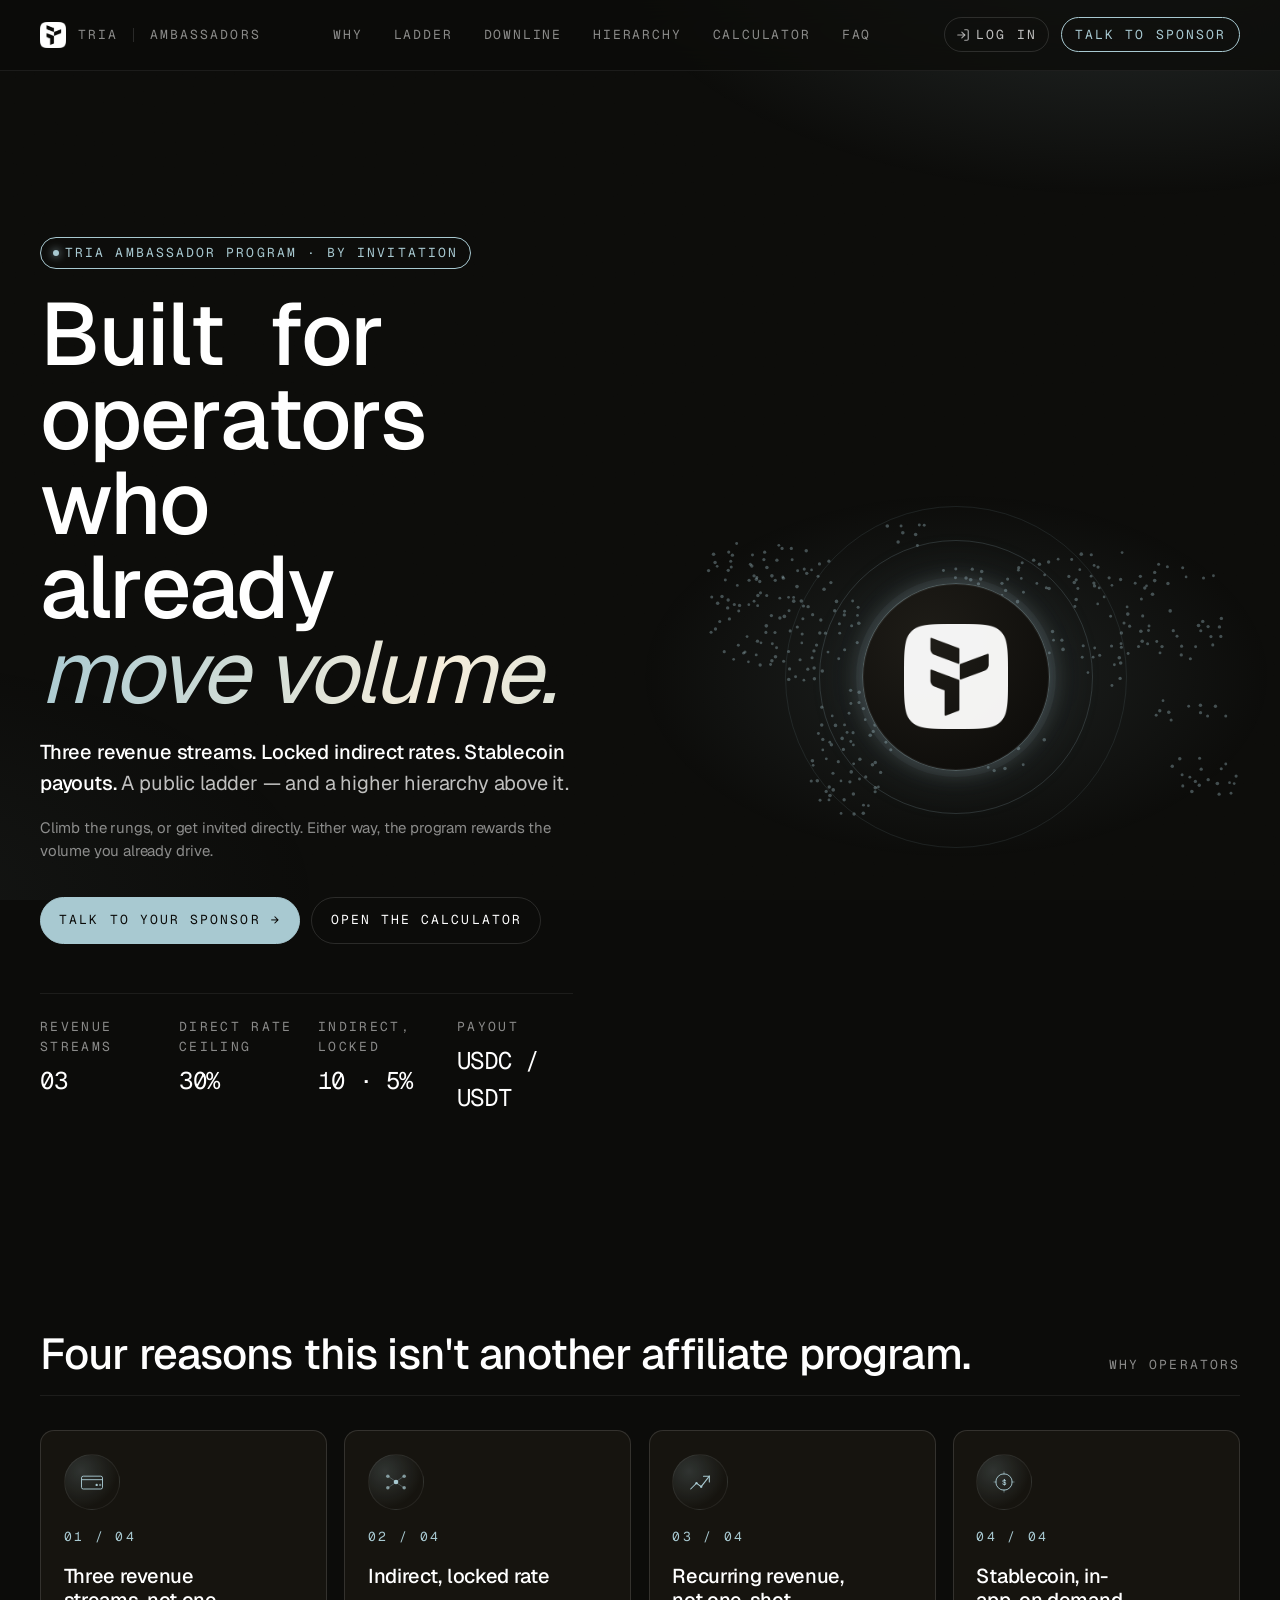
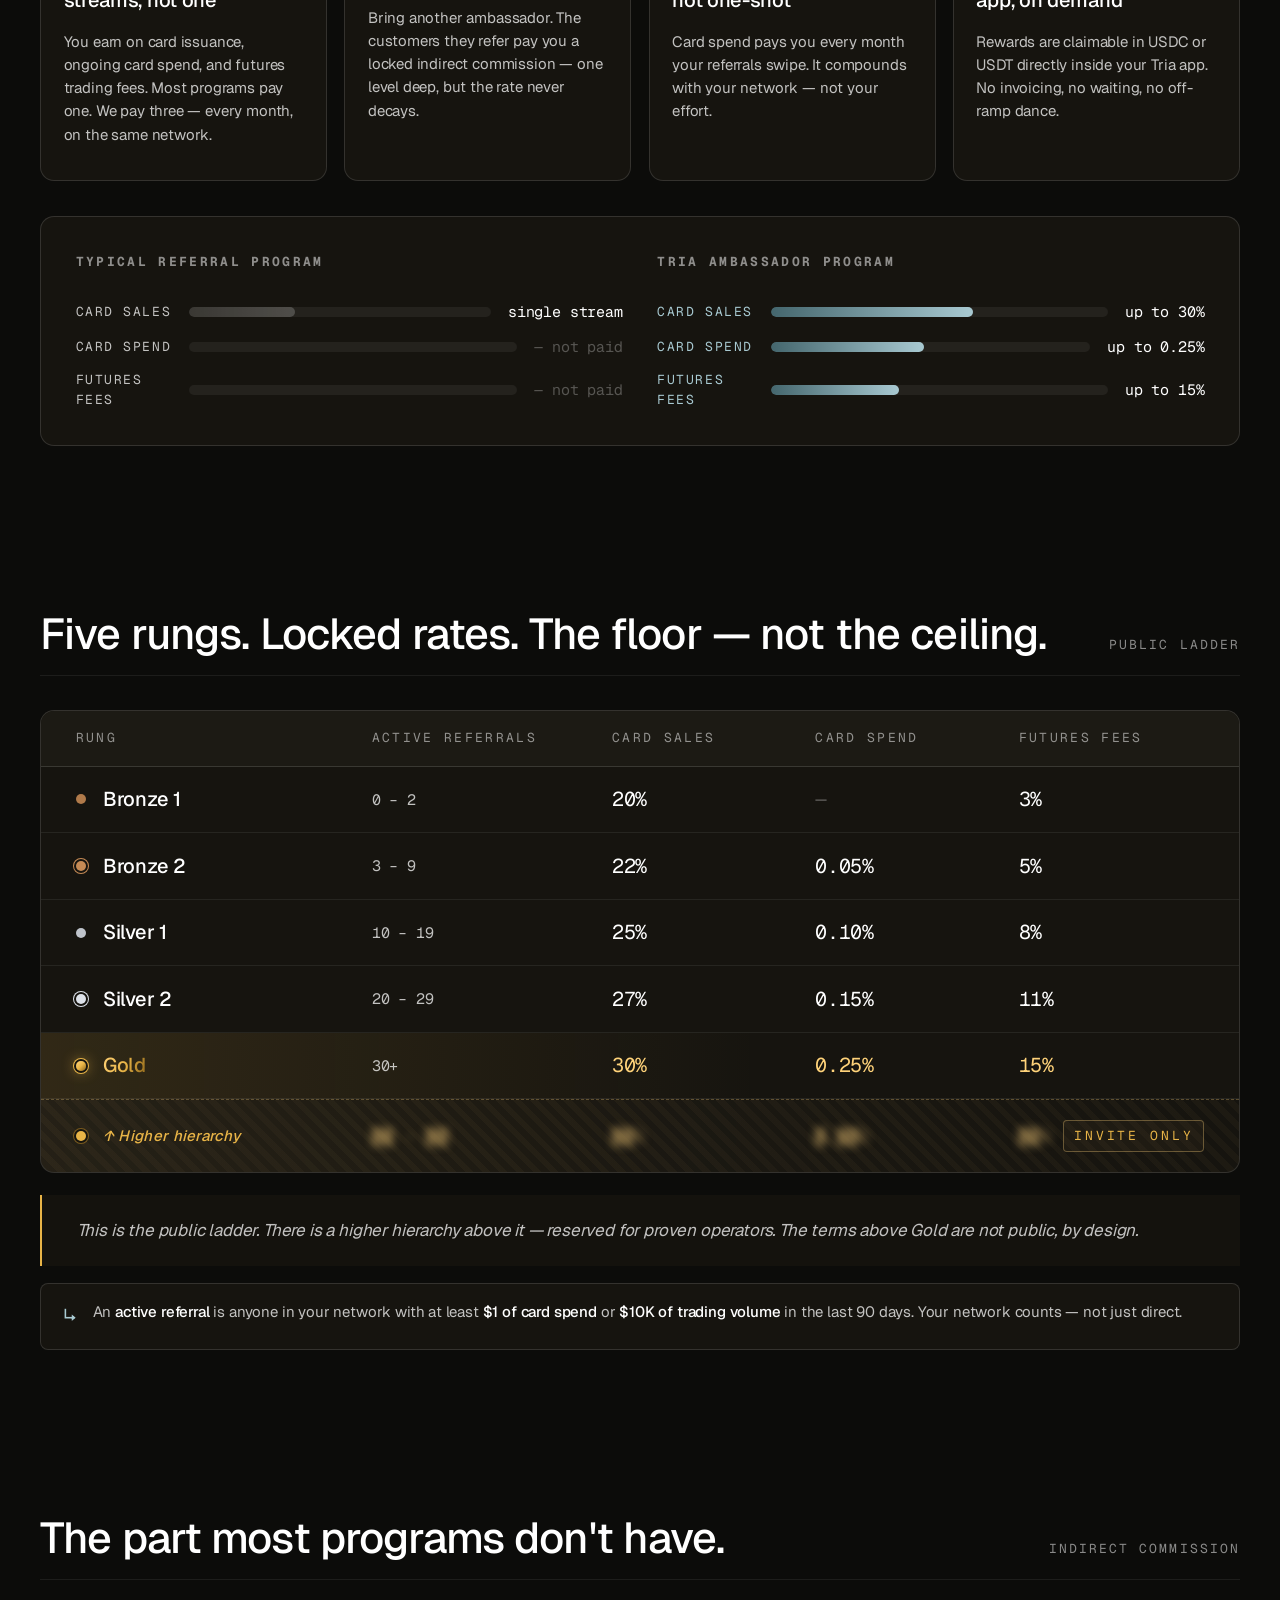
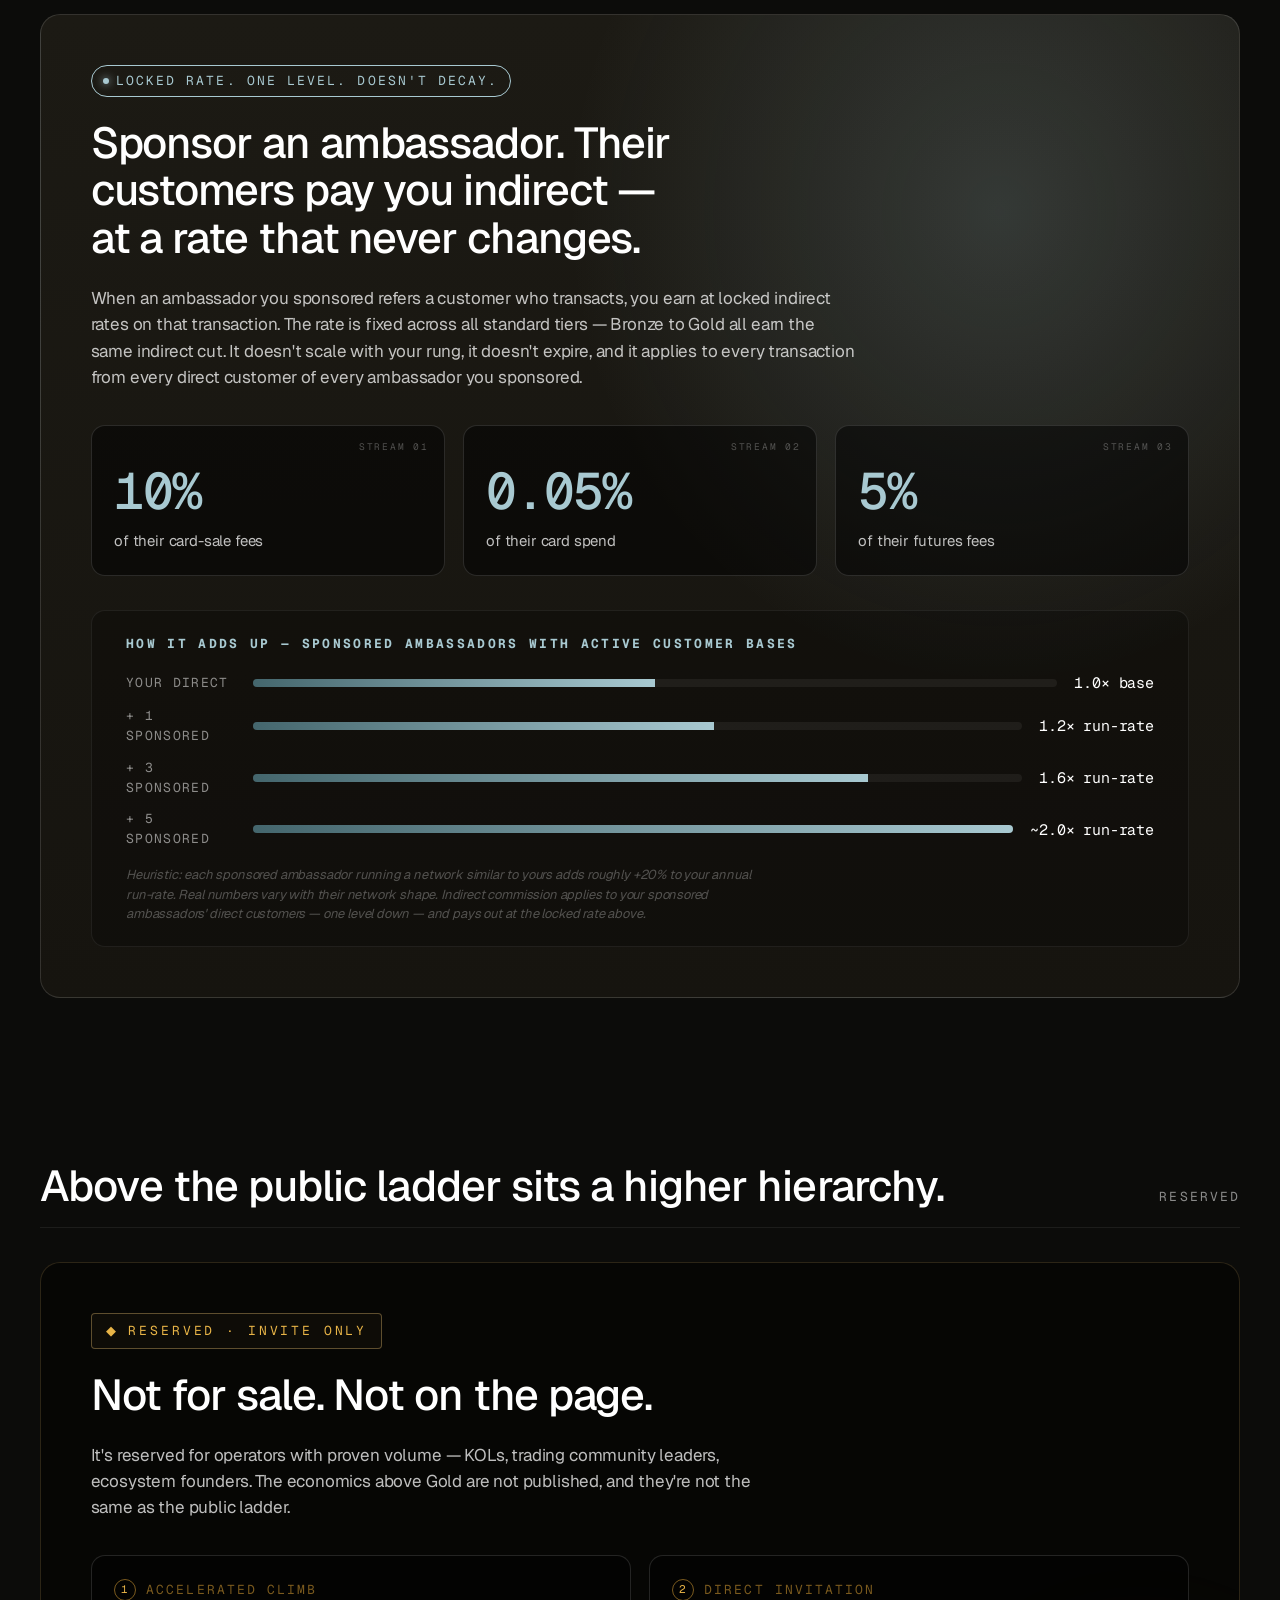
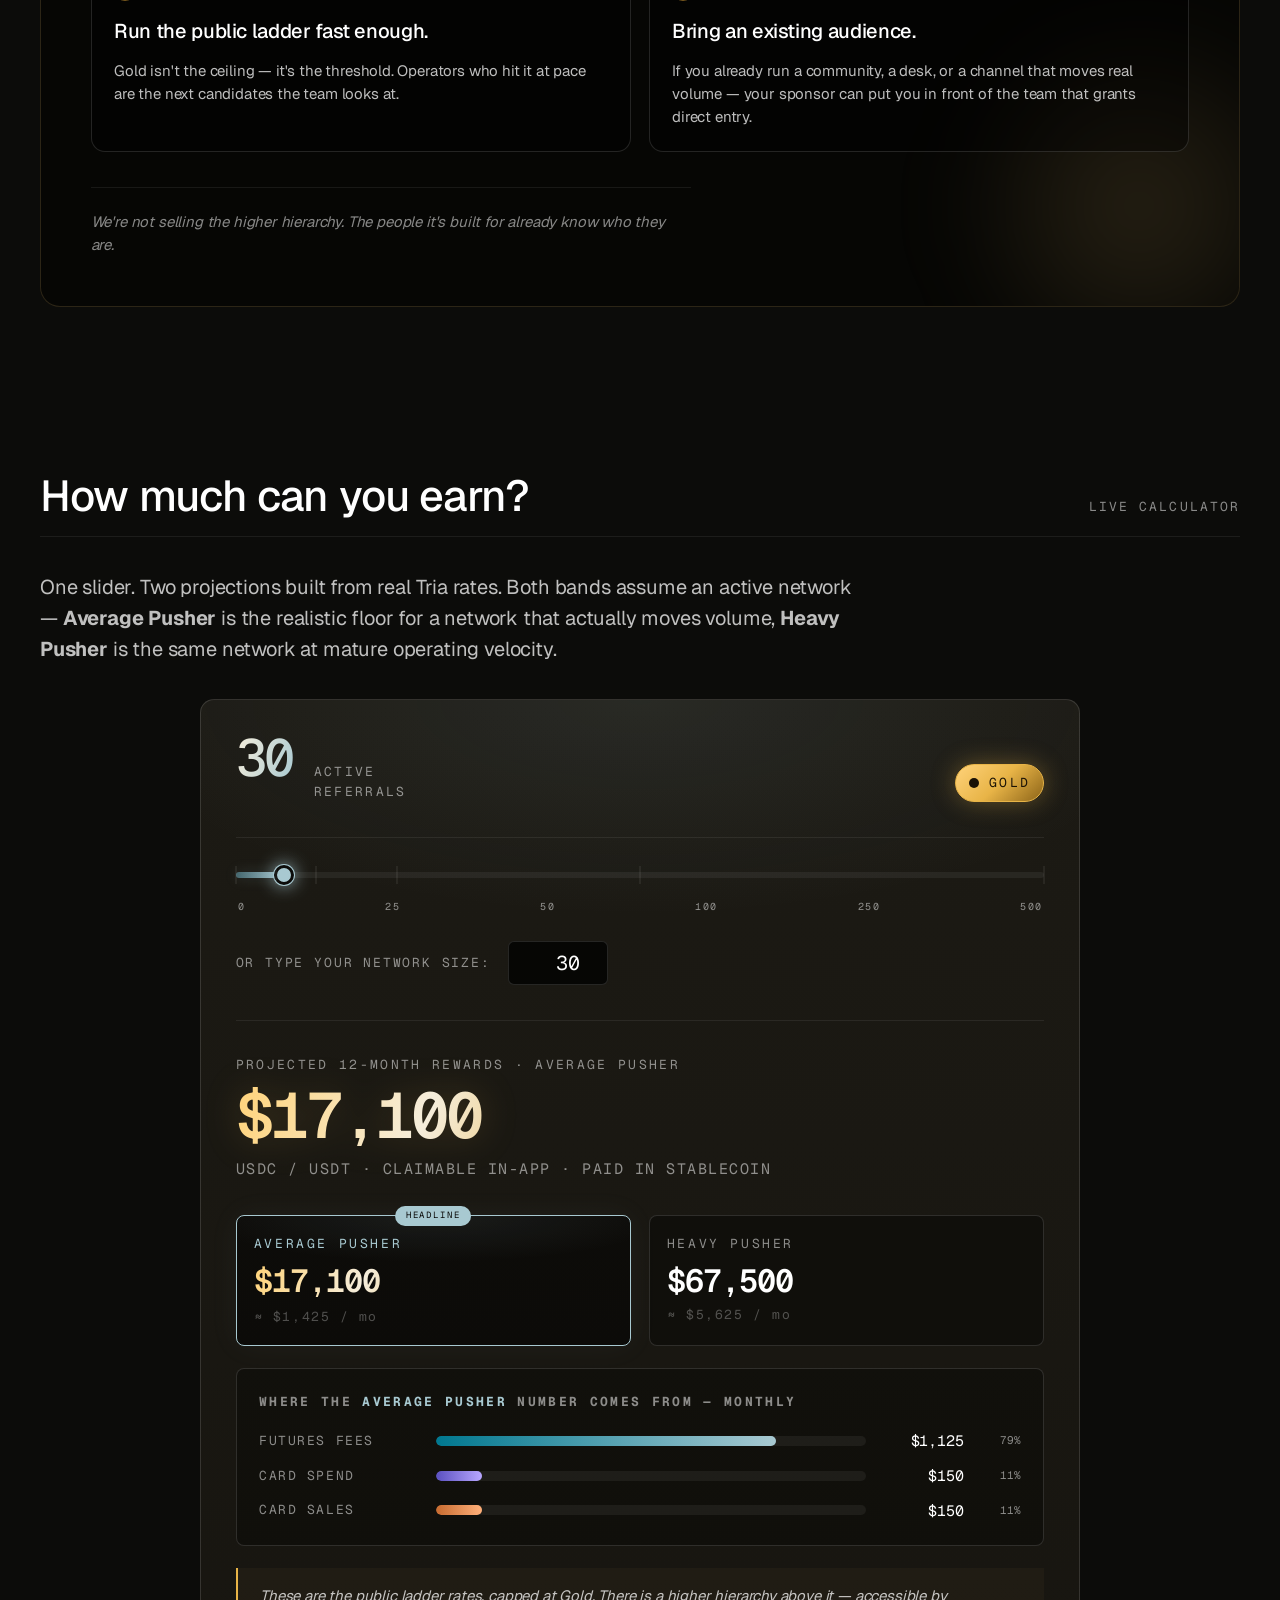
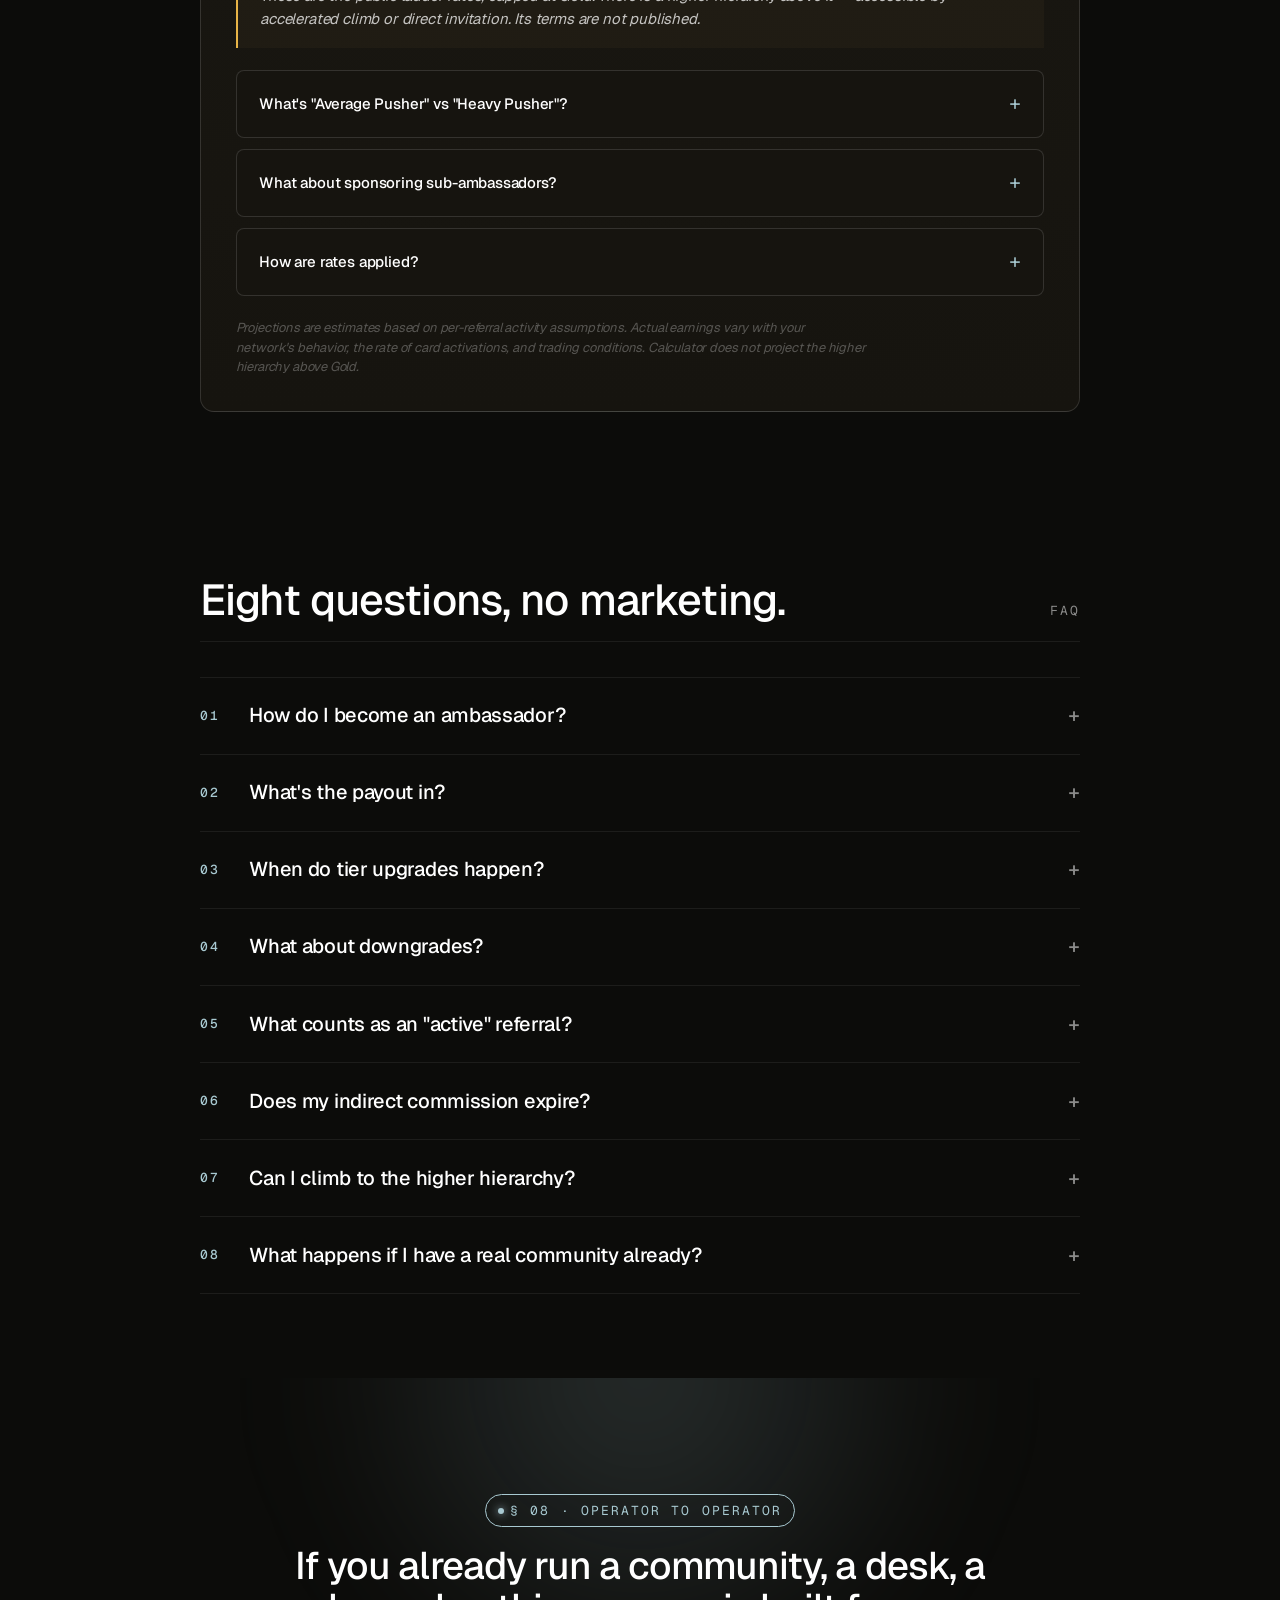
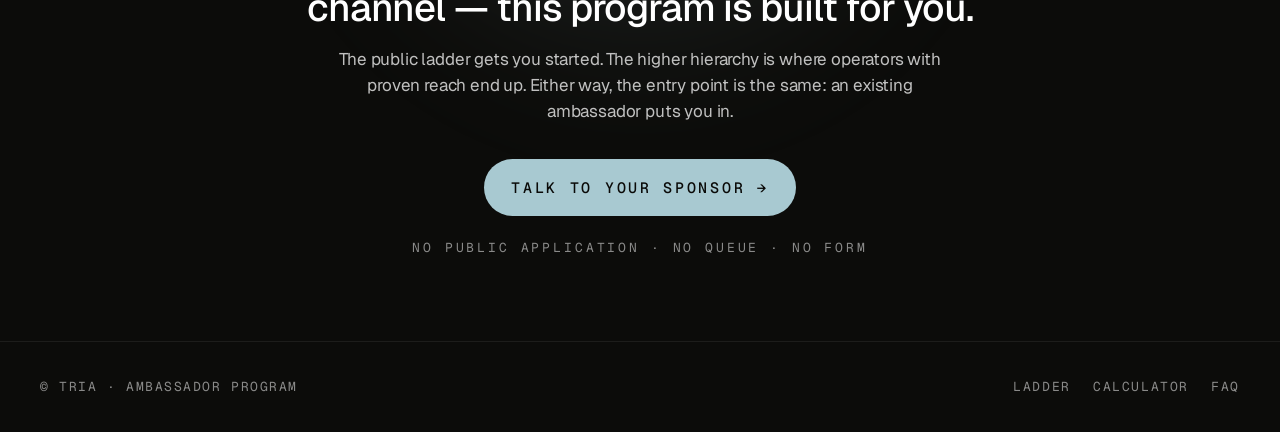
<file: calculator.html>
<!DOCTYPE html>
<html lang="en">
<head>
<meta charset="UTF-8">
<meta http-equiv="refresh" content="0; url=./landing/#calculator">
<link rel="canonical" href="./landing/#calculator">
<title>Tria Ambassador Earnings Calculator</title>
<style>
  body{
    background:#0a0a0a;color:#e8e8e8;margin:0;
    font-family:-apple-system,BlinkMacSystemFont,'Inter',sans-serif;
    min-height:100vh;display:flex;align-items:center;justify-content:center;
    text-align:center;padding:24px;line-height:1.6;
  }
  .wrap{max-width:480px}
  h1{font-size:22px;font-weight:600;margin:0 0 12px;letter-spacing:-0.01em}
  p{font-size:14px;color:#999;margin:0 0 18px}
  a{
    display:inline-block;padding:0.6em 1.2em;
    border:1px solid #ff4d6d;border-radius:999px;
    color:#ff4d6d;text-decoration:none;font-size:13px;
    letter-spacing:0.08em;text-transform:uppercase
  }
  a:hover{background:#ff4d6d;color:#0a0a0a}
</style>
</head>
<body>
<div class="wrap">
  <h1>The calculator moved.</h1>
  <p>It now lives inside the Tria Ambassador landing page — same math, more context.</p>
  <a href="./landing/#calculator">Open the calculator →</a>
</div>
<script>window.location.replace('./landing/#calculator');</script>
</body>
</html>
</file>
<file: landing/landing.css>
/* ============================================================
   Tria Ambassadors — Landing
   Real Tria brand DNA: warm-black bg, cyan accent, Geist type.
   ============================================================ */

:root {
  /* Type */
  --font-display: "Geist", ui-sans-serif, system-ui, sans-serif;
  --font-mono:    "Geist Mono", ui-monospace, "JetBrains Mono", monospace;

  /* Fluid type scale */
  --text-xs:   clamp(0.6875rem, 0.65rem + 0.2vw, 0.8125rem);
  --text-sm:   clamp(0.8125rem, 0.78rem + 0.2vw, 0.9375rem);
  --text-base: clamp(0.9375rem, 0.9rem + 0.25vw, 1.0625rem);
  --text-md:   clamp(1.0625rem, 1rem + 0.4vw, 1.25rem);
  --text-lg:   clamp(1.25rem, 1.15rem + 0.5vw, 1.5rem);
  --text-xl:   clamp(1.5rem, 1.3rem + 1vw, 2rem);
  --text-2xl:  clamp(1.875rem, 1.5rem + 1.5vw, 2.75rem);
  --text-3xl:  clamp(2.25rem, 1.6rem + 2.5vw, 3.75rem);
  --text-hero: clamp(2.5rem, 1.5rem + 5vw, 5.5rem);

  /* Fluid spacing */
  --space-1: clamp(0.25rem, 0.2rem + 0.2vw, 0.375rem);
  --space-2: clamp(0.5rem, 0.4rem + 0.4vw, 0.75rem);
  --space-3: clamp(0.75rem, 0.6rem + 0.6vw, 1.125rem);
  --space-4: clamp(1rem, 0.85rem + 0.7vw, 1.5rem);
  --space-5: clamp(1.5rem, 1.2rem + 1.2vw, 2.25rem);
  --space-6: clamp(2rem, 1.5rem + 2vw, 3.5rem);
  --space-7: clamp(3rem, 2rem + 4vw, 5.5rem);
  --space-8: clamp(4rem, 2.5rem + 6vw, 8rem);

  --radius-sm: 8px;
  --radius-md: 14px;
  --radius-lg: 20px;
  --radius-xl: 28px;

  /* Brand: Tria Ambassador (dark, default) */
  --bg:          #0c0c0a;
  --bg-deep:     #060604;
  --surface:     #16140f;
  --surface-alt: #1c1a14;
  --surface-3:   #221f17;
  --ink:         #ffffff;
  --text-muted:  rgba(255,255,255,0.74);
  --text-subtle: rgba(255,255,255,0.52);
  --text-faint:  rgba(255,255,255,0.28);
  --border:      rgba(255,255,255,0.13);
  --border-soft: rgba(255,255,255,0.07);

  /* Refined cool-frost accent — softer, less neon, more couture */
  --accent:      #A8C9D1;
  --accent-2:    #6E9099;
  --accent-deep: #44666D;
  --glow-1:      rgba(168,201,209,0.18);
  --glow-2:      rgba(168,201,209,0.09);
  --glow-3:      rgba(168,201,209,0.05);
  --cta-text:    #0a0a08;
  --ivory:       #F5EDDB;
  --ladder-track:rgba(255,255,255,0.06);

  /* Gold for "higher hierarchy" — restrained, only appears past Gold */
  --gold:        #E8B447;
  --gold-2:      #FFD37A;
  --gold-deep:   #8C6418;
  --gold-dim:    #7A5A1E;

  --container:        min(1200px, 100% - var(--space-5) * 2);
  --container-narrow: min(880px,  100% - var(--space-5) * 2);
}

*, *::before, *::after { box-sizing: border-box; }
html { scroll-behavior: smooth; -webkit-text-size-adjust: 100%; }
body, h1, h2, h3, h4, p, ul, ol, figure { margin: 0; padding: 0; }
ul, ol { list-style: none; }
img, svg { display: block; max-width: 100%; height: auto; }
a { color: inherit; text-decoration: none; }
button { font: inherit; cursor: pointer; }

body {
  font-family: var(--font-display);
  font-size: var(--text-base);
  line-height: 1.55;
  letter-spacing: -0.01em;
  -webkit-font-smoothing: antialiased;
  background: var(--bg);
  color: var(--ink);
  min-height: 100dvh;
  overflow-x: hidden;
}

::selection { background: var(--accent); color: var(--cta-text); }

/* Grain + ambient glow */
body::before {
  content: "";
  position: fixed; inset: 0;
  pointer-events: none;
  z-index: 0;
  background-image:
    radial-gradient(900px 480px at 88% -10%, var(--glow-1), transparent 60%),
    radial-gradient(700px 380px at -10% 100%, var(--glow-3), transparent 65%);
}
body::after {
  content: "";
  position: fixed; inset: 0;
  pointer-events: none;
  z-index: 1;
  background-image: url("data:image/svg+xml;utf8,<svg xmlns='http://www.w3.org/2000/svg' width='200' height='200'><filter id='n'><feTurbulence type='fractalNoise' baseFrequency='0.9' numOctaves='2' stitchTiles='stitch'/><feColorMatrix values='0 0 0 0 1 0 0 0 0 1 0 0 0 0 1 0 0 0 0.05 0'/></filter><rect width='200' height='200' filter='url(%23n)'/></svg>");
  opacity: 0.45;
  mix-blend-mode: overlay;
}

/* ---- Containers ---- */
.container        { width: var(--container);        margin-inline: auto; position: relative; z-index: 2; }
.container-narrow { width: var(--container-narrow); margin-inline: auto; position: relative; z-index: 2; }

/* ---- Primitives ---- */
.kicker {
  display: inline-flex; align-items: center; gap: 0.5em;
  font-family: var(--font-mono);
  font-size: var(--text-xs);
  letter-spacing: 0.16em;
  text-transform: uppercase;
  color: var(--accent);
  border: 1px solid var(--accent);
  border-radius: 999px;
  padding: 0.4em 0.9em;
  white-space: nowrap;
}
.kicker .dot {
  width: 6px; height: 6px; border-radius: 50%;
  background: var(--accent);
  box-shadow: 0 0 8px var(--accent);
  animation: pulse-dot 2s ease-in-out infinite;
}
@keyframes pulse-dot {
  0%,100% { opacity: 1; transform: scale(1); }
  50%     { opacity: 0.4; transform: scale(0.7); }
}

.section-label {
  display: flex; flex-wrap: wrap;
  align-items: baseline;
  gap: var(--space-3);
  padding-bottom: var(--space-3);
  border-bottom: 1px solid var(--border-soft);
  margin-bottom: var(--space-5);
}
.section-label .num {
  font-family: var(--font-mono);
  font-size: var(--text-xs);
  letter-spacing: 0.18em;
  text-transform: uppercase;
  color: var(--accent);
}
.section-label .title {
  font-size: var(--text-2xl);
  font-weight: 500;
  letter-spacing: -0.02em;
  line-height: 1.05;
  flex: 1 1 auto;
  min-width: 0;
  text-wrap: balance;
}
.section-label .caption {
  font-family: var(--font-mono);
  font-size: var(--text-xs);
  letter-spacing: 0.16em;
  text-transform: uppercase;
  color: var(--text-subtle);
  margin-left: auto;
}

section.block { padding-block: var(--space-7); position: relative; }

/* ---- Top nav ---- */
.topnav {
  position: sticky; top: 0; z-index: 50;
  backdrop-filter: blur(14px) saturate(1.2);
  -webkit-backdrop-filter: blur(14px) saturate(1.2);
  background: color-mix(in srgb, var(--bg) 78%, transparent);
  border-bottom: 1px solid var(--border-soft);
}
.topnav-inner {
  width: var(--container);
  margin-inline: auto;
  display: flex; align-items: center; justify-content: space-between;
  gap: var(--space-3);
  padding-block: var(--space-3);
}
.topnav .brand {
  display: flex; align-items: center; gap: var(--space-2);
  font-family: var(--font-mono);
  font-size: var(--text-xs);
  letter-spacing: 0.16em;
  text-transform: uppercase;
  color: var(--text-subtle);
}
.topnav .brand img { width: 26px; height: 26px; }
.topnav .brand .pipe {
  width: 1px; height: 14px; background: var(--border); margin-inline: 4px;
}
.topnav .pages { display: flex; gap: var(--space-1); }
.topnav .pages a {
  font-family: var(--font-mono);
  font-size: var(--text-xs);
  letter-spacing: 0.14em;
  text-transform: uppercase;
  color: var(--text-subtle);
  padding: 0.5em 0.9em;
  border-radius: 999px;
  border: 1px solid transparent;
  transition: color .15s, border-color .15s, background .15s;
}
.topnav .pages a:hover { color: var(--ink); }
.topnav .nav-actions {
  display: flex; align-items: center; gap: var(--space-2);
}
.topnav .nav-login {
  display: inline-flex; align-items: center; gap: 6px;
  padding: 0.5em 0.9em;
  border: 1px solid var(--border);
  border-radius: 999px;
  color: var(--text-muted);
  font-family: var(--font-mono);
  font-size: var(--text-xs);
  letter-spacing: 0.16em;
  text-transform: uppercase;
  transition: border-color .15s, color .15s, background .15s;
}
.topnav .nav-login svg { stroke-width: 2; opacity: 0.85; }
.topnav .nav-login:hover {
  color: var(--ink);
  border-color: var(--text-muted);
  background: rgba(255,255,255,0.02);
}
.topnav .nav-cta {
  padding: 0.5em 1em;
  border: 1px solid var(--accent);
  border-radius: 999px;
  color: var(--accent);
  font-family: var(--font-mono);
  font-size: var(--text-xs);
  letter-spacing: 0.16em;
  text-transform: uppercase;
  transition: background .15s, color .15s;
}
.topnav .nav-cta:hover { background: var(--accent); color: var(--cta-text); }
@media (max-width: 760px) {
  .topnav .pages { display: none; }
  .topnav .brand .label-sub { display: none; }
  .topnav .nav-actions { gap: 6px; }
  .topnav .nav-login,
  .topnav .nav-cta { padding: 0.45em 0.7em; letter-spacing: 0.12em; }
}

/* ---- Hero ---- */
.hero {
  display: grid;
  gap: var(--space-5);
  padding-block: var(--space-7) var(--space-6);
  position: relative;
}
@media (min-width: 900px) {
  .hero { grid-template-columns: 1fr 1.35fr; align-items: center; gap: var(--space-6); }
}
.hero h1 {
  font-size: var(--text-hero);
  font-weight: 500;
  letter-spacing: -0.035em;
  line-height: 0.96;
  text-wrap: balance;
  margin-top: var(--space-4);
}
.hero h1 .accent {
  color: var(--accent);
  font-style: italic;
  font-weight: 400;
}

/* Animated headline — per-letter blur-rise stagger */
.h1-anim { display: inline-block; }
.h1-anim .word { display: inline-block; white-space: nowrap; margin-right: 0.32em; }
.h1-anim .word:last-child { margin-right: 0; }
.h1-anim .ch {
  display: inline-block;
  opacity: 0;
  filter: blur(14px);
  transform: translateY(0.4em);
  animation: h1-rise 1.1s cubic-bezier(0.2, 0.7, 0.2, 1) forwards;
}
.h1-anim.line-2 .ch { animation-delay: calc(var(--i) * 28ms + 380ms); }
.h1-anim.line-1 .ch { animation-delay: calc(var(--i) * 28ms + 100ms); }
@keyframes h1-rise {
  from { opacity: 0; filter: blur(14px); transform: translateY(0.4em); }
  to   { opacity: 1; filter: blur(0);    transform: translateY(0); }
}

/* Shimmer on the accent run — single span, no per-letter split, so gradient renders correctly */
.h1-anim .word.accent-word {
  display: inline-block;
  opacity: 0;
  filter: blur(14px);
  transform: translateY(0.4em);
  background: linear-gradient(110deg, var(--accent) 0%, var(--ivory) 35%, var(--accent) 70%);
  background-size: 220% 100%;
  -webkit-background-clip: text;
  background-clip: text;
  color: transparent;
  -webkit-text-fill-color: transparent;
  animation:
    h1-rise 1.1s 0.9s cubic-bezier(0.2, 0.7, 0.2, 1) forwards,
    h1-shimmer 6s 2s ease-in-out infinite;
  font-style: italic;
  font-weight: 400;
  padding-right: 0.22em;
}
@keyframes h1-shimmer {
  0%, 100% { background-position: 0% 50%; }
  50%      { background-position: 100% 50%; }
}
.hero .sub {
  margin-top: var(--space-4);
  font-size: var(--text-md);
  color: var(--text-muted);
  max-width: 56ch;
}
.hero .sub strong { color: var(--ink); font-weight: 500; }
.hero .smaller {
  margin-top: var(--space-3);
  font-size: var(--text-sm);
  color: var(--text-subtle);
}

.hero-ctas {
  margin-top: var(--space-5);
  display: flex; gap: var(--space-2);
  flex-wrap: wrap;
}
.btn-primary, .btn-secondary {
  font-family: var(--font-mono);
  font-size: var(--text-xs);
  letter-spacing: 0.16em;
  text-transform: uppercase;
  padding: 0.95em 1.4em;
  border-radius: 999px;
  display: inline-flex; align-items: center; gap: 10px;
  transition: all 0.18s;
}
.btn-primary {
  background: var(--accent);
  color: var(--cta-text);
  border: 1px solid var(--accent);
  box-shadow: 0 0 0 0 var(--glow-1);
}
.btn-primary:hover {
  transform: translateY(-1px);
  box-shadow: 0 12px 36px var(--glow-1);
}
.btn-primary .arr { transition: transform 0.18s; }
.btn-primary:hover .arr { transform: translateX(3px); }

.btn-secondary {
  background: transparent;
  color: var(--ink);
  border: 1px solid var(--border);
}
.btn-secondary:hover {
  border-color: var(--accent);
  color: var(--accent);
}

/* Hero strip */
.hero-strip {
  margin-top: var(--space-6);
  padding-top: var(--space-4);
  border-top: 1px solid var(--border-soft);
  display: grid;
  grid-template-columns: repeat(4, 1fr);
  gap: var(--space-4);
}
.hero-strip-item .label {
  font-family: var(--font-mono);
  font-size: var(--text-xs);
  letter-spacing: 0.18em;
  text-transform: uppercase;
  color: var(--text-subtle);
}
.hero-strip-item .val {
  font-family: var(--font-mono);
  font-size: var(--text-lg);
  color: var(--ink);
  letter-spacing: -0.02em;
  margin-top: 0.2em;
}
@media (max-width: 760px) {
  .hero-strip { grid-template-columns: repeat(2, 1fr); gap: var(--space-3); }
}

/* ---- World map (hero visual) ---- */
.world-map {
  width: 100%;
  aspect-ratio: 16 / 11;
  position: relative;
  margin-inline: auto;
}
@media (min-width: 900px) {
  .world-map {
    width: calc(100% + var(--space-6));
    margin-right: calc(-1 * var(--space-5));
  }
}
.world-map svg { width: 100%; height: 100%; display: block; overflow: visible; }
.world-map .map-dot { fill: var(--accent); opacity: 0.35; }
.world-map .map-dot.hub { opacity: 0; transform-origin: center; }
.world-map .map-dot.hub-on { animation: hub-pulse 4s ease-in-out infinite; }
.world-map .map-ring {
  fill: none; stroke: var(--accent); stroke-width: 1;
  transform-origin: center;
  opacity: 0;
}
.world-map .map-arc {
  fill: none;
  stroke: var(--accent);
  stroke-width: 1;
  stroke-linecap: round;
  stroke-dasharray: 280;
  stroke-dashoffset: 280;
  filter: drop-shadow(0 0 4px var(--accent));
}
.world-map .arc-anim { animation: arc-draw 4.5s ease-out infinite; }
.world-map .map-endpoint {
  fill: var(--accent);
  filter: drop-shadow(0 0 6px var(--accent));
}
.world-map .center-tria {
  position: absolute;
  left: 50%; top: 50%;
  transform: translate(-50%, -50%);
  width: 188px; height: 188px;
  border-radius: 50%;
  background: radial-gradient(circle at 35% 30%, #1f1d18, #0a0907);
  border: 1px solid rgba(168,201,209,0.4);
  display: flex; align-items: center; justify-content: center;
  box-shadow:
    0 0 0 6px rgba(168,201,209,0.05),
    0 0 24px rgba(168,201,209,0.25),
    0 0 60px rgba(168,201,209,0.12),
    inset 0 0 0 1px rgba(255,255,255,0.06);
  z-index: 3;
}
.world-map .center-tria::before {
  content: "";
  position: absolute;
  inset: -44px;
  border-radius: 50%;
  border: 1px solid rgba(168,201,209,0.18);
  animation: ring-pulse 4.5s ease-out infinite;
}
.world-map .center-tria::after {
  content: "";
  position: absolute;
  inset: -78px;
  border-radius: 50%;
  border: 1px solid rgba(168,201,209,0.10);
  animation: ring-pulse 4.5s 1s ease-out infinite;
}
.world-map .center-tria img {
  width: 56%; height: 56%;
  opacity: 0.95;
  filter: brightness(1.1);
}
@keyframes hub-pulse {
  0%, 100% { opacity: 0.4; transform: scale(1); }
  50%      { opacity: 1; transform: scale(1.6); }
}
@keyframes arc-draw {
  0%   { stroke-dashoffset: 280; opacity: 0; }
  18%  { opacity: 1; }
  60%  { stroke-dashoffset: 0; opacity: 1; }
  90%  { stroke-dashoffset: 0; opacity: 0; }
  100% { stroke-dashoffset: 0; opacity: 0; }
}
@keyframes ring-pulse {
  0%   { transform: scale(0.7); opacity: 0.6; }
  100% { transform: scale(1.6); opacity: 0;   }
}

/* ---- Why cards ---- */
.why-grid {
  display: grid;
  grid-template-columns: 1fr;
  gap: var(--space-3);
}
@media (min-width: 700px) { .why-grid { grid-template-columns: repeat(2, 1fr); } }
@media (min-width: 1024px) { .why-grid { grid-template-columns: repeat(4, 1fr); } }

.why-card {
  position: relative;
  padding: var(--space-4) var(--space-4) var(--space-5);
  background: var(--surface);
  border: 1px solid var(--border);
  border-radius: var(--radius-md);
  display: flex; flex-direction: column;
  gap: var(--space-3);
  overflow: hidden;
  transition: border-color 0.2s, transform 0.25s;
}
.why-card:hover {
  border-color: var(--accent);
  transform: translateY(-2px);
}
.why-card .why-glyph {
  width: 56px; height: 56px;
  border-radius: 50%;
  border: 1px solid var(--border-soft);
  background: radial-gradient(circle at 30% 30%, var(--glow-1), transparent 70%);
  display: flex; align-items: center; justify-content: center;
}
.why-card .num {
  font-family: var(--font-mono);
  font-size: var(--text-xs);
  letter-spacing: 0.18em;
  color: var(--accent);
}
.why-card h3 {
  font-size: var(--text-md);
  font-weight: 500;
  letter-spacing: -0.015em;
  line-height: 1.2;
  text-wrap: balance;
}
.why-card p {
  font-size: var(--text-sm);
  line-height: 1.55;
  color: var(--text-muted);
}

/* ---- Streams comparison bar chart ---- */
.streams-chart {
  margin-top: var(--space-5);
  padding: var(--space-5) var(--space-5) var(--space-5);
  border: 1px solid var(--border);
  border-radius: var(--radius-md);
  background: var(--surface);
  display: grid;
  grid-template-columns: 1fr 1fr;
  gap: var(--space-5);
}
@media (max-width: 800px) { .streams-chart { grid-template-columns: 1fr; } }

.streams-chart h4 {
  font-family: var(--font-mono);
  font-size: var(--text-xs);
  letter-spacing: 0.18em;
  text-transform: uppercase;
  color: var(--text-subtle);
  margin-bottom: var(--space-3);
}
.streams-col {
  display: flex; flex-direction: column; gap: var(--space-2);
}
.stream-bar {
  display: grid;
  grid-template-columns: 96px 1fr auto;
  align-items: center;
  gap: var(--space-3);
}
.stream-bar .label {
  font-family: var(--font-mono);
  font-size: var(--text-xs);
  letter-spacing: 0.12em;
  text-transform: uppercase;
  color: var(--text-muted);
}
.stream-bar .track {
  height: 10px;
  border-radius: 5px;
  background: var(--ladder-track);
  overflow: hidden;
  position: relative;
}
.stream-bar .fill {
  height: 100%;
  background: linear-gradient(90deg, var(--accent-deep), var(--accent));
  border-radius: 5px;
  transform-origin: left;
  animation: bar-grow 1.4s 0.2s cubic-bezier(0.2, 0.7, 0.2, 1) both;
}
.stream-bar .fill.muted {
  background: linear-gradient(90deg, rgba(255,255,255,0.10), rgba(255,255,255,0.20));
  animation-delay: 0s;
}
.stream-bar .v {
  font-family: var(--font-mono);
  font-size: var(--text-sm);
  color: var(--ink);
}
.stream-bar .v.dim { color: var(--text-faint); }
@keyframes bar-grow { from { transform: scaleX(0); } to { transform: scaleX(1); } }

.streams-col.you .label { color: var(--accent); }

/* ---- Public ladder table ---- */
.ladder-wrap {
  border: 1px solid var(--border);
  border-radius: var(--radius-md);
  overflow: hidden;
  background: var(--surface);
}
.ladder-head, .ladder-row {
  display: grid;
  grid-template-columns: 1.5fr 1.2fr 1fr 1fr 1fr;
  align-items: center;
  padding: var(--space-3) var(--space-5);
  gap: var(--space-3);
}
.ladder-head {
  background: var(--surface-alt);
  border-bottom: 1px solid var(--border);
}
.ladder-head > div {
  font-family: var(--font-mono);
  font-size: var(--text-xs);
  letter-spacing: 0.18em;
  text-transform: uppercase;
  color: var(--text-subtle);
}
.ladder-row {
  border-bottom: 1px solid var(--border-soft);
  transition: background 0.15s;
  position: relative;
}
.ladder-row:last-of-type { border-bottom: 0; }
.ladder-row:hover { background: rgba(255,255,255,0.02); }
.ladder-row.gold {
  background: linear-gradient(90deg, rgba(232,180,71,0.13), transparent 60%);
}
.ladder-row.gold:hover {
  background: linear-gradient(90deg, rgba(232,180,71,0.17), rgba(255,255,255,0.02) 60%);
}
.ladder-row.gold .rung-label {
  background: linear-gradient(110deg, var(--gold-2), var(--gold) 50%, var(--gold-deep));
  -webkit-background-clip: text;
  background-clip: text;
  color: transparent;
  -webkit-text-fill-color: transparent;
}
.ladder-row.gold .num {
  color: var(--gold-2);
}

.rung-cell {
  display: flex; align-items: center; gap: var(--space-3);
}
.rung-pip {
  width: 10px; height: 10px;
  border-radius: 50%;
  flex-shrink: 0;
  position: relative;
}
.rung-pip.bronze   { background: #B07A4A; }
.rung-pip.bronze-2 { background: #C58A55; box-shadow: 0 0 0 2px var(--surface), 0 0 0 3px #C58A55; }
.rung-pip.silver   { background: #BFC4CB; }
.rung-pip.silver-2 { background: #DDE2E9; box-shadow: 0 0 0 2px var(--surface), 0 0 0 3px #DDE2E9; }
.rung-pip.gold {
  background: linear-gradient(135deg, var(--gold-2), var(--gold) 50%, var(--gold-deep));
  box-shadow: 0 0 0 2px var(--surface), 0 0 0 3px var(--gold), 0 0 14px var(--gold);
  animation: pulse-dot 2.6s ease-in-out infinite;
}
.rung-label {
  font-size: var(--text-md);
  font-weight: 500;
  letter-spacing: -0.012em;
}


.ladder-row .ref-range {
  font-family: var(--font-mono);
  font-size: var(--text-sm);
  color: var(--text-muted);
}
.ladder-row .num {
  font-family: var(--font-mono);
  font-size: var(--text-md);
  color: var(--ink);
  letter-spacing: -0.02em;
}
.ladder-row .num.dash { color: var(--text-faint); }

/* Higher-hierarchy phantom row */
.ladder-phantom {
  display: grid;
  grid-template-columns: 1.5fr 1.2fr 1fr 1fr 1fr;
  align-items: center;
  padding: var(--space-4) var(--space-5);
  gap: var(--space-3);
  position: relative;
  background:
    linear-gradient(90deg, rgba(216,178,106,0.08), rgba(216,178,106,0.02) 60%, transparent),
    repeating-linear-gradient(45deg, rgba(216,178,106,0.04) 0 6px, transparent 6px 12px);
  border-top: 1px dashed rgba(216,178,106,0.35);
}
.ladder-phantom .rung-cell .rung-label {
  color: var(--gold);
  font-style: italic;
  font-size: var(--text-sm);
  letter-spacing: 0.02em;
}
.ladder-phantom .rung-pip {
  background: var(--gold);
  box-shadow: 0 0 0 2px var(--surface), 0 0 0 3px var(--gold-dim);
}
.ladder-phantom .ref-range,
.ladder-phantom .num {
  color: rgba(216,178,106,0.55);
  filter: blur(4px);
  user-select: none;
  font-family: var(--font-mono);
  letter-spacing: 0.05em;
}
.ladder-phantom .seal {
  position: absolute;
  right: var(--space-5); top: 50%;
  transform: translateY(-50%);
  font-family: var(--font-mono);
  font-size: var(--text-xs);
  letter-spacing: 0.22em;
  text-transform: uppercase;
  color: var(--gold);
  padding: 5px 10px;
  border: 1px solid rgba(216,178,106,0.4);
  border-radius: 4px;
  background: rgba(216,178,106,0.04);
  z-index: 1;
}

.ladder-footer {
  margin-top: var(--space-4);
  padding: var(--space-4) var(--space-5);
  border-left: 2px solid var(--gold);
  background: rgba(216,178,106,0.04);
  font-style: italic;
  color: var(--text-muted);
  font-size: var(--text-base);
  line-height: 1.5;
}
.ladder-callout {
  margin-top: var(--space-3);
  padding: var(--space-3) var(--space-4);
  border: 1px solid var(--border);
  border-radius: var(--radius-sm);
  background: var(--surface);
  display: flex; align-items: flex-start;
  gap: var(--space-3);
  font-size: var(--text-sm);
  line-height: 1.5;
  color: var(--text-muted);
}
.ladder-callout::before {
  content: "↳";
  font-family: var(--font-mono);
  color: var(--accent);
  font-size: var(--text-md);
  flex-shrink: 0;
}
.ladder-callout strong { color: var(--ink); font-weight: 500; }

@media (max-width: 860px) {
  .ladder-head { display: none; }
  .ladder-row, .ladder-phantom {
    grid-template-columns: 1fr 1fr;
    padding: var(--space-3);
  }
  .ladder-row > *:nth-child(n+2)::before,
  .ladder-phantom > *:nth-child(n+2)::before {
    content: attr(data-label);
    display: block;
    font-family: var(--font-mono);
    font-size: 9px;
    letter-spacing: 0.18em;
    text-transform: uppercase;
    color: var(--text-subtle);
    margin-bottom: 2px;
  }
  .ladder-phantom .seal { position: static; transform: none; align-self: end; margin-top: 8px; }
}

/* ---- Indirect block ---- */
.indirect {
  padding: var(--space-6);
  border-radius: var(--radius-lg);
  background:
    radial-gradient(ellipse 60% 80% at 80% 20%, var(--glow-1), transparent 60%),
    linear-gradient(180deg, var(--surface-alt), var(--surface));
  border: 1px solid var(--border);
  position: relative;
  overflow: hidden;
}
.indirect h3 {
  font-family: var(--font-display);
  font-size: var(--text-2xl);
  font-weight: 500;
  letter-spacing: -0.025em;
  line-height: 1.1;
  margin-top: var(--space-4);
  max-width: 22ch;
  text-wrap: balance;
}
.indirect .lede {
  margin-top: var(--space-4);
  font-size: var(--text-base);
  line-height: 1.55;
  color: var(--text-muted);
  max-width: 70ch;
}

.indirect-rates {
  margin-top: var(--space-5);
  display: grid;
  grid-template-columns: repeat(3, 1fr);
  gap: var(--space-3);
}
@media (max-width: 760px) { .indirect-rates { grid-template-columns: 1fr; } }
.rate-tile {
  position: relative;
  padding: var(--space-4) var(--space-4);
  border-radius: var(--radius-md);
  background: rgba(0,0,0,0.5);
  border: 1px solid var(--border);
  display: flex; flex-direction: column;
  gap: 4px;
}
.rate-tile::before {
  content: attr(data-tag);
  position: absolute; top: 14px; right: 16px;
  font-family: var(--font-mono);
  font-size: 9.5px;
  letter-spacing: 0.18em;
  text-transform: uppercase;
  color: var(--text-faint);
}
.rate-tile .val {
  font-family: var(--font-mono);
  font-size: clamp(2.5rem, 4vw, 3.4rem);
  font-weight: 500;
  letter-spacing: -0.04em;
  line-height: 1;
  color: var(--accent);
  margin-top: var(--space-3);
}
.rate-tile .lbl {
  font-size: var(--text-sm);
  color: var(--text-muted);
  margin-top: 8px;
}

.indirect-compound {
  margin-top: var(--space-5);
  padding: var(--space-4) var(--space-5);
  border: 1px solid var(--border-soft);
  border-radius: var(--radius-md);
  background: rgba(0,0,0,0.25);
}
.indirect-compound h4 {
  font-family: var(--font-mono);
  font-size: var(--text-xs);
  letter-spacing: 0.18em;
  text-transform: uppercase;
  color: var(--accent);
  margin-bottom: var(--space-3);
}
.compound-rows {
  display: flex; flex-direction: column; gap: var(--space-2);
}
.compound-row {
  display: grid;
  grid-template-columns: 110px 1fr auto;
  align-items: center;
  gap: var(--space-3);
}
.compound-row .k {
  font-family: var(--font-mono);
  font-size: var(--text-xs);
  letter-spacing: 0.1em;
  text-transform: uppercase;
  color: var(--text-subtle);
}
.compound-row .track {
  height: 8px;
  border-radius: 4px;
  background: var(--ladder-track);
  overflow: hidden;
}
.compound-row .fill {
  height: 100%;
  background: linear-gradient(90deg, var(--accent-deep), var(--accent));
  transform-origin: left;
  animation: bar-grow 1.6s cubic-bezier(0.2, 0.7, 0.2, 1) both;
}
.compound-row .v {
  font-family: var(--font-mono);
  font-size: var(--text-sm);
  color: var(--ink);
}

/* ---- Higher hierarchy ---- */
.hierarchy {
  padding: var(--space-6);
  border-radius: var(--radius-lg);
  background: var(--bg-deep);
  border: 1px solid rgba(216,178,106,0.18);
  position: relative;
  overflow: hidden;
}
.hierarchy::after {
  content: "";
  position: absolute;
  bottom: -100px; right: -100px;
  width: 400px; height: 400px;
  background: radial-gradient(circle, rgba(216,178,106,0.16), transparent 70%);
  filter: blur(40px);
  pointer-events: none;
}
.hierarchy-content { position: relative; z-index: 1; }

.hierarchy-seal {
  display: inline-flex; align-items: center; gap: 10px;
  padding: 7px 14px;
  border: 1px solid rgba(216,178,106,0.4);
  border-radius: 4px;
  background: rgba(216,178,106,0.04);
  font-family: var(--font-mono);
  font-size: var(--text-xs);
  letter-spacing: 0.22em;
  text-transform: uppercase;
  color: var(--gold);
}
.hierarchy-seal::before { content: "◆"; font-size: 13px; }

.hierarchy h3 {
  font-size: var(--text-2xl);
  font-weight: 500;
  letter-spacing: -0.025em;
  line-height: 1.1;
  margin-top: var(--space-4);
  max-width: 22ch;
  text-wrap: balance;
}
.hierarchy .lede {
  margin-top: var(--space-4);
  font-size: var(--text-base);
  color: var(--text-muted);
  max-width: 62ch;
}

.hierarchy-paths {
  margin-top: var(--space-5);
  display: grid;
  grid-template-columns: 1fr 1fr;
  gap: var(--space-3);
}
@media (max-width: 760px) { .hierarchy-paths { grid-template-columns: 1fr; } }

.path {
  padding: var(--space-4);
  border: 1px solid var(--border);
  border-radius: var(--radius-md);
  background: rgba(0,0,0,0.4);
  display: flex; flex-direction: column;
  gap: var(--space-2);
}
.path .step {
  font-family: var(--font-mono);
  font-size: var(--text-xs);
  letter-spacing: 0.16em;
  text-transform: uppercase;
  color: var(--gold-dim);
  display: flex; align-items: center; gap: 10px;
}
.path .step .num-pill {
  display: inline-flex; align-items: center; justify-content: center;
  width: 22px; height: 22px;
  border-radius: 50%;
  border: 1px solid var(--gold-dim);
  color: var(--gold);
  font-size: 11px;
}
.path h4 {
  font-size: var(--text-md);
  font-weight: 500;
  letter-spacing: -0.018em;
  margin-top: 4px;
}
.path p {
  font-size: var(--text-sm);
  line-height: 1.55;
  color: var(--text-muted);
}

.hierarchy-closer {
  margin-top: var(--space-5);
  padding-top: var(--space-4);
  border-top: 1px solid var(--border-soft);
  font-size: var(--text-sm);
  color: var(--text-subtle);
  font-style: italic;
  max-width: 60ch;
}

/* ============================================================
   CALCULATOR
   ============================================================ */
.calc {
  padding: var(--space-5);
  border-radius: var(--radius-md);
  max-width: 880px;
  margin-inline: auto;
  border: 1px solid var(--border);
  background:
    radial-gradient(900px 360px at 50% 0%, var(--glow-2), transparent 60%),
    linear-gradient(180deg, var(--surface-alt), var(--surface));
  position: relative;
  overflow: hidden;
}

.calc-top {
  display: grid;
  grid-template-columns: 1.5fr 1fr;
  gap: var(--space-5);
  align-items: end;
  padding-bottom: var(--space-5);
  border-bottom: 1px solid var(--border-soft);
}
@media (max-width: 760px) { .calc-top { grid-template-columns: 1fr; align-items: start; gap: var(--space-3); } }

.calc-refs-row {
  display: flex; align-items: baseline; gap: var(--space-3);
}
.calc-refs-num {
  font-family: var(--font-mono);
  font-size: clamp(2.25rem, 4.2vw, 3.25rem);
  font-weight: 500;
  letter-spacing: -0.04em;
  line-height: 0.9;
  color: var(--ink);
}
.calc-refs-label {
  font-family: var(--font-mono);
  font-size: var(--text-xs);
  letter-spacing: 0.18em;
  text-transform: uppercase;
  color: var(--text-subtle);
}

.tier-pill {
  display: inline-flex; align-items: center; gap: 10px;
  font-family: var(--font-mono);
  font-size: var(--text-xs);
  letter-spacing: 0.18em;
  text-transform: uppercase;
  color: var(--accent);
  border: 1px solid var(--accent);
  background: var(--glow-3);
  border-radius: 999px;
  padding: 0.6em 1em;
  justify-self: end;
  align-self: end;
  transition: all 0.25s;
}
@media (max-width: 760px) { .tier-pill { justify-self: start; } }
.tier-pill .pip {
  width: 10px; height: 10px; border-radius: 50%;
  background: var(--accent);
  box-shadow: 0 0 12px var(--accent);
}
.tier-pill.is-gold {
  border-color: var(--gold);
  background: linear-gradient(135deg, var(--gold-2), var(--gold) 50%, var(--gold-deep));
  color: #1a1206;
  box-shadow: 0 0 24px rgba(232,180,71,0.35);
}
.tier-pill.is-gold .pip { background: #1a1206; box-shadow: none; }

/* Slider */
.calc-slider-wrap { margin-top: var(--space-5); }
.calc-slider {
  -webkit-appearance: none;
  appearance: none;
  width: 100%;
  height: 6px;
  border-radius: 3px;
  background: transparent;
  position: relative;
  outline: none;
}
/* Filled track via gradient on the background */
.calc-track {
  position: relative;
  height: 6px;
  border-radius: 3px;
  background: var(--ladder-track);
  margin-bottom: var(--space-3);
}
.calc-track-fill {
  position: absolute;
  left: 0; top: 0; height: 100%;
  border-radius: 3px;
  background: linear-gradient(90deg, var(--accent-deep), var(--accent));
  box-shadow: 0 0 14px var(--glow-1);
  transition: width 0.2s ease-out;
}
.calc-track-thumb {
  position: absolute;
  top: 50%;
  width: 20px; height: 20px;
  border-radius: 50%;
  background: var(--accent);
  border: 3px solid var(--bg);
  transform: translate(-50%, -50%);
  box-shadow: 0 0 0 1px var(--accent), 0 0 18px var(--accent);
  transition: left 0.2s ease-out;
  pointer-events: none;
}
.calc-track-marks {
  position: absolute;
  inset: 0; top: -6px;
  pointer-events: none;
}
.calc-track-marks span {
  position: absolute;
  top: 0;
  width: 1px; height: 18px;
  background: var(--border);
  transform: translateX(-50%);
}
/* Native slider invisible — covers the track */
.calc-slider-range {
  position: absolute;
  inset: 0;
  width: 100%;
  height: 30px;
  top: -12px;
  cursor: pointer;
  appearance: none;
  -webkit-appearance: none;
  background: transparent;
  opacity: 0;
}
.calc-slider-range::-webkit-slider-thumb {
  -webkit-appearance: none;
  width: 30px; height: 30px;
  cursor: grab;
}

.calc-tick-row {
  display: flex; justify-content: space-between;
  margin-top: var(--space-2);
}
.calc-tick {
  font-family: var(--font-mono);
  font-size: 10px;
  letter-spacing: 0.14em;
  color: var(--text-subtle);
  background: none;
  border: 0;
  padding: 4px 2px;
  cursor: pointer;
  transition: color 0.15s;
}
.calc-tick:hover { color: var(--accent); }

.calc-numinput-row {
  margin-top: var(--space-4);
  display: flex; align-items: center; gap: var(--space-3);
}
.calc-numinput-row .l {
  font-family: var(--font-mono);
  font-size: var(--text-xs);
  letter-spacing: 0.14em;
  text-transform: uppercase;
  color: var(--text-subtle);
}
.calc-numinput {
  font-family: var(--font-mono);
  font-size: var(--text-md);
  color: var(--ink);
  background: var(--bg-deep);
  border: 1px solid var(--border);
  border-radius: 6px;
  padding: 8px 12px;
  width: 100px;
  text-align: right;
  outline: none;
}
.calc-numinput:focus { border-color: var(--accent); }

/* Headline */
.calc-headline {
  margin-top: var(--space-5);
  padding-top: var(--space-5);
  border-top: 1px solid var(--border-soft);
}
.calc-headline .lbl {
  font-family: var(--font-mono);
  font-size: var(--text-xs);
  letter-spacing: 0.18em;
  text-transform: uppercase;
  color: var(--text-subtle);
}
.calc-headline-num {
  margin-top: var(--space-2);
  font-family: var(--font-mono);
  font-size: clamp(2.5rem, 6vw, 4rem);
  font-weight: 600;
  letter-spacing: -0.045em;
  line-height: 0.92;
  /* Gold-forward gradient that pops on the dark background and reinforces
     the Gold-tier theme of the calculator. The previous accent/ivory
     palette rendered too muted to read as the "headline number" it is. */
  background: linear-gradient(110deg, var(--gold-2) 0%, var(--ivory) 35%, var(--gold) 70%, var(--gold-2) 100%);
  background-size: 220% 100%;
  -webkit-background-clip: text;
  background-clip: text;
  color: transparent;
  -webkit-text-fill-color: transparent;
  animation: h1-shimmer 6s ease-in-out infinite;
  display: inline-block;
  padding-right: 0.08em;
  /* tabular-nums keeps digit widths constant so the headline doesn't
     reflow as the user drags the slider. */
  font-variant-numeric: tabular-nums;
  /* Soft gold glow underneath the text */
  filter: drop-shadow(0 0 18px rgba(232, 180, 71, 0.18));
}

/* Same gold-on-ivory shimmer for the big refs number */
.calc-refs-num {
  background: linear-gradient(110deg, var(--ivory) 0%, var(--accent) 50%, var(--ivory) 100%);
  background-size: 220% 100%;
  -webkit-background-clip: text;
  background-clip: text;
  color: transparent;
  -webkit-text-fill-color: transparent;
  animation: h1-shimmer 8s ease-in-out infinite;
  display: inline-block;
  padding-right: 0.06em;
}

.calc-headline-sub {
  margin-top: var(--space-2);
  font-size: var(--text-sm);
  color: var(--text-subtle);
  font-family: var(--font-mono);
  letter-spacing: 0.1em;
  text-transform: uppercase;
}

/* Three band cards */
.calc-bands {
  margin-top: var(--space-5);
  display: grid;
  grid-template-columns: 1fr 1fr;
  gap: var(--space-3);
}
@media (max-width: 760px) { .calc-bands { grid-template-columns: 1fr; } }

.band-card {
  position: relative;
  padding: var(--space-3) var(--space-3);
  border: 1px solid var(--border);
  border-radius: var(--radius-sm);
  background: rgba(0,0,0,0.35);
}
.band-card.featured {
  border-color: var(--accent);
  background:
    radial-gradient(ellipse 100% 60% at 50% 0%, var(--glow-2), transparent 60%),
    rgba(0,0,0,0.5);
  box-shadow: 0 0 32px var(--glow-3);
}
.band-card.featured::after {
  content: "HEADLINE";
  position: absolute;
  top: -10px; left: 50%;
  transform: translateX(-50%);
  font-family: var(--font-mono);
  font-size: 9px;
  letter-spacing: 0.22em;
  background: var(--accent);
  color: var(--cta-text);
  padding: 3px 10px;
  border-radius: 999px;
}
.band-card .band-name {
  font-family: var(--font-mono);
  font-size: var(--text-xs);
  letter-spacing: 0.2em;
  text-transform: uppercase;
  color: var(--text-subtle);
}
.band-card.featured .band-name { color: var(--accent); }
.band-card .band-amt {
  margin-top: var(--space-2);
  font-family: var(--font-mono);
  font-size: var(--text-xl);
  font-weight: 600;
  letter-spacing: -0.03em;
  line-height: 1;
  color: var(--ink);
  font-variant-numeric: tabular-nums;
}
.band-card.featured .band-amt {
  /* Featured band gets the same gold-forward gradient as the headline,
     so the eye reads them as a unit. */
  background: linear-gradient(110deg, var(--gold-2) 0%, var(--ivory) 40%, var(--gold) 80%);
  background-size: 220% 100%;
  -webkit-background-clip: text;
  background-clip: text;
  color: transparent;
  -webkit-text-fill-color: transparent;
  animation: h1-shimmer 7s ease-in-out infinite;
  display: inline-block;
}
.band-card .band-monthly {
  margin-top: 8px;
  font-family: var(--font-mono);
  font-size: var(--text-xs);
  letter-spacing: 0.12em;
  color: var(--text-faint);
  font-variant-numeric: tabular-nums;
}

/* Breakdown panel */
.calc-breakdown {
  margin-top: var(--space-4);
  padding: var(--space-4);
  border: 1px solid var(--border);
  border-radius: var(--radius-sm);
  background: rgba(0,0,0,0.3);
}
.calc-breakdown h4 {
  font-family: var(--font-mono);
  font-size: var(--text-xs);
  letter-spacing: 0.18em;
  text-transform: uppercase;
  color: var(--text-subtle);
}
.calc-breakdown h4 span { color: var(--accent); }
.bd-rows {
  margin-top: var(--space-3);
  display: flex; flex-direction: column; gap: var(--space-2);
}
.bd-row {
  display: grid;
  grid-template-columns: 160px 1fr auto auto;
  align-items: center;
  gap: var(--space-3);
}
.bd-row .k {
  font-family: var(--font-mono);
  font-size: var(--text-xs);
  letter-spacing: 0.12em;
  text-transform: uppercase;
  color: var(--text-subtle);
}
.bd-row .track {
  height: 10px;
  border-radius: 5px;
  background: var(--ladder-track);
  overflow: hidden;
}
.bd-row .fill {
  height: 100%;
  border-radius: 5px;
  transition: width 0.4s cubic-bezier(0.2, 0.7, 0.2, 1);
}
.bd-row.futures .fill { background: linear-gradient(90deg, #007890, var(--accent)); }
.bd-row.spend   .fill { background: linear-gradient(90deg, #5A50C0, #B8A7FF); }
.bd-row.sales   .fill { background: linear-gradient(90deg, #C76B30, #FFB07A); }
.bd-row .v {
  font-family: var(--font-mono);
  font-size: var(--text-sm);
  color: var(--ink);
  font-variant-numeric: tabular-nums;
  text-align: right;
  min-width: 80px;
}
.bd-row .pct {
  font-family: var(--font-mono);
  font-size: 11px;
  color: var(--text-subtle);
  text-align: right;
  min-width: 40px;
}
@media (max-width: 700px) {
  .bd-row { grid-template-columns: 90px 1fr auto; }
  .bd-row .pct { display: none; }
}

.calc-callout {
  margin-top: var(--space-4);
  padding: var(--space-3) var(--space-4);
  border-left: 2px solid var(--gold);
  background: rgba(216,178,106,0.04);
  font-size: var(--text-sm);
  font-style: italic;
  color: var(--text-muted);
  line-height: 1.5;
}

.calc-foot {
  margin-top: var(--space-4);
  font-size: var(--text-xs);
  color: var(--text-faint);
  font-style: italic;
  line-height: 1.5;
  max-width: 70ch;
}

/* Calc-specific FAQ disclosures (sit inside the calc card, just under the
   higher-hierarchy callout). Distinct from the page-level FAQ section so
   visitors can answer mid-flow questions without losing the calculator.
   Visual treatment matches .faq-item but more compact. */
.calc-disclosures {
  margin-top: var(--space-4);
  display: flex; flex-direction: column;
  gap: var(--space-2);
}
.calc-disclosure {
  border: 1px solid var(--border);
  border-radius: var(--radius-sm);
  background: var(--surface);
  overflow: hidden;
}
.calc-disclosure summary {
  list-style: none;
  cursor: pointer;
  padding: var(--space-3) var(--space-4);
  font-size: var(--text-sm);
  font-weight: 500;
  color: var(--ink);
  display: flex; justify-content: space-between; align-items: center;
  gap: var(--space-3);
  transition: background 0.15s;
}
.calc-disclosure summary::-webkit-details-marker { display: none; }
.calc-disclosure summary:hover { background: rgba(255,255,255,0.02); }
.calc-disclosure summary .plus {
  font-family: var(--font-mono);
  color: var(--accent);
  font-size: var(--text-md);
  font-weight: 400;
  transition: transform 0.2s;
  flex-shrink: 0;
}
.calc-disclosure[open] summary .plus { transform: rotate(45deg); }
.calc-disclosure .body {
  padding: 0 var(--space-4) var(--space-4);
  font-size: var(--text-sm);
  color: var(--text-muted);
  line-height: 1.65;
}
.calc-disclosure .body p { margin-bottom: var(--space-2); }
.calc-disclosure .body p:last-child { margin-bottom: 0; }
.calc-disclosure .body strong { color: var(--ink); font-weight: 500; }
.calc-disclosure .body table {
  width: 100%;
  border-collapse: collapse;
  margin: var(--space-3) 0;
  font-family: var(--font-mono);
  font-size: var(--text-xs);
}
.calc-disclosure .body th,
.calc-disclosure .body td {
  padding: 8px 6px;
  text-align: left;
  border-bottom: 1px solid var(--border);
}
.calc-disclosure .body th {
  color: var(--text-subtle);
  font-weight: 600;
  text-transform: uppercase;
  letter-spacing: 0.08em;
  font-size: 10px;
}
.calc-disclosure .body td:first-child { color: var(--text); font-family: var(--font-sans); }
@media (max-width: 560px) {
  .calc-disclosure .body table { font-size: 11px; }
  .calc-disclosure .body th, .calc-disclosure .body td { padding: 6px 4px; }
}

/* ---- FAQ ---- */
.faq-list {
  border-top: 1px solid var(--border-soft);
}
.faq-item { border-bottom: 1px solid var(--border-soft); }
.faq-q {
  width: 100%;
  text-align: left;
  background: none;
  border: 0;
  padding: var(--space-4) 0;
  display: grid;
  grid-template-columns: 32px 1fr 32px;
  align-items: center;
  gap: var(--space-3);
  color: var(--ink);
  font-family: var(--font-display);
  font-size: var(--text-md);
  font-weight: 500;
  letter-spacing: -0.015em;
  transition: color 0.15s;
}
.faq-q:hover { color: var(--accent); }
.faq-q .num {
  font-family: var(--font-mono);
  font-size: var(--text-xs);
  color: var(--accent);
  letter-spacing: 0.14em;
}
.faq-q .plus {
  font-family: var(--font-mono);
  font-size: var(--text-md);
  color: var(--text-subtle);
  text-align: right;
  transition: transform 0.25s, color 0.15s;
}
.faq-item[open] .faq-q .plus { transform: rotate(45deg); color: var(--accent); }
.faq-a {
  padding: 0 0 var(--space-4) 48px;
  font-size: var(--text-sm);
  line-height: 1.6;
  color: var(--text-muted);
  max-width: 70ch;
}
@media (max-width: 560px) {
  .faq-q { grid-template-columns: 26px 1fr 26px; font-size: var(--text-base); }
  .faq-a { padding-left: 38px; }
}

/* ---- Final CTA ---- */
.final {
  padding-block: var(--space-8) var(--space-7);
  text-align: center;
  position: relative;
  overflow: hidden;
}
.final::before {
  content: "";
  position: absolute;
  left: 50%; top: 0;
  width: 800px; height: 800px;
  transform: translate(-50%, -50%);
  background: radial-gradient(circle, var(--glow-1), transparent 60%);
  filter: blur(60px);
  pointer-events: none;
}
.final-content { position: relative; z-index: 2; }
.final h2 {
  font-size: clamp(1.75rem, 3vw, 2.75rem);
  font-weight: 500;
  letter-spacing: -0.025em;
  line-height: 1.1;
  margin: var(--space-3) auto 0;
  max-width: 32ch;
  text-wrap: balance;
}
.final p {
  margin-top: var(--space-3);
  font-size: var(--text-base);
  color: var(--text-muted);
  max-width: 56ch;
  margin-left: auto; margin-right: auto;
}
.final-cta {
  margin-top: var(--space-5);
  display: inline-flex;
  align-items: center; gap: 12px;
  padding: 1.1em 1.8em;
  background: var(--accent);
  color: var(--cta-text);
  border-radius: 999px;
  font-family: var(--font-mono);
  font-size: var(--text-sm);
  letter-spacing: 0.18em;
  text-transform: uppercase;
  font-weight: 500;
  transition: all 0.18s;
}
.final-cta:hover {
  transform: translateY(-2px);
  box-shadow: 0 16px 48px var(--glow-1);
}
.final-quiet {
  margin-top: var(--space-4);
  font-family: var(--font-mono);
  font-size: var(--text-xs);
  letter-spacing: 0.22em;
  text-transform: uppercase;
  color: var(--text-subtle);
}

/* ---- Footer ---- */
footer.fineprint {
  border-top: 1px solid var(--border-soft);
  padding-block: var(--space-5);
  display: flex; flex-wrap: wrap;
  justify-content: space-between;
  align-items: center;
  gap: var(--space-4);
  font-family: var(--font-mono);
  font-size: var(--text-xs);
  letter-spacing: 0.12em;
  text-transform: uppercase;
  color: var(--text-subtle);
}
footer.fineprint a:hover { color: var(--ink); }
footer .links { display: flex; gap: var(--space-4); }

/* ---- Reveal animations ---- */
@keyframes fadeUp {
  from { opacity: 0; transform: translateY(14px); }
  to   { opacity: 1; transform: translateY(0); }
}
.reveal   { animation: fadeUp 0.7s 0.05s both cubic-bezier(0.2, 0.7, 0.2, 1); }
.reveal-2 { animation: fadeUp 0.7s 0.18s both cubic-bezier(0.2, 0.7, 0.2, 1); }
.reveal-3 { animation: fadeUp 0.7s 0.32s both cubic-bezier(0.2, 0.7, 0.2, 1); }
.reveal-4 { animation: fadeUp 0.7s 0.46s both cubic-bezier(0.2, 0.7, 0.2, 1); }

/* ============================================================
   MOBILE FIXES — overrides for ≤ 760px (then ≤ 420px polish)
   Tuned against iPhone-class viewports (360 – 430 px wide).
   ============================================================ */
@media (max-width: 760px) {
  /* Hero grid — the SVG's intrinsic viewBox (800×500) makes the world-map
     act as min-content 800px wide. That stretches the implicit grid track
     past the container and clips every text element. The fix has to land
     on both the grid template AND the SVG itself, since min-width: 0 on
     the wrapper doesn't propagate to the SVG's intrinsic sizing. */
  .hero {
    grid-template-columns: minmax(0, 1fr);
    overflow-x: clip;
  }
  .hero > div { min-width: 0; max-width: 100%; }
  .world-map,
  .world-map svg { min-width: 0; max-width: 100%; }

  /* H1 — let words wrap on narrow viewports.
     Secondary cause: .h1-anim was inline-block, which grows to fit the
     longest line. Switching to block lets the child words wrap naturally. */
  .hero h1 {
    font-size: clamp(2rem, 9vw, 2.5rem);
    line-height: 1.05;
    letter-spacing: -0.028em;
  }
  .h1-anim { display: block; max-width: 100%; }
  .h1-anim .word { white-space: normal; }
  .h1-anim .word.accent-word { padding-right: 0.12em; }
  /* The <br/> between line-1 and line-2 leaves a phantom 43px gap when
     both .h1-anim spans are display: block (the <br/> creates its own line
     box of font-height ≈ 43px). Hide it on mobile — the block layout
     already stacks the two lines cleanly. */
  .hero h1 br { display: none; }
  .h1-anim.line-2 { margin-top: 0.12em; }

  .hero .sub { max-width: 100%; }
  .hero .smaller { max-width: 100%; }

  /* World map — shorter section and dramatically smaller centerpiece.
     Previous: aspect-ratio 16/11 + 188px orb → orb was ~48% of viewport.
     New: aspect-ratio 16/9 + ~120px orb → orb sits at ~31% of viewport. */
  .world-map { aspect-ratio: 16 / 9; max-height: 280px; }
  .world-map .center-tria { width: 120px; height: 120px; }
  .world-map .center-tria::before { inset: -22px; }
  .world-map .center-tria::after  { inset: -44px; }
  .world-map .center-tria img { width: 58%; height: 58%; }

  /* Top nav — pack brand + login + CTA into 360–390px viewports. */
  .topnav-inner { padding-inline: var(--space-3); gap: var(--space-2); }
  .topnav .brand { font-size: 12px; gap: 5px; }
  .topnav .brand img { width: 22px; height: 22px; }
  .topnav .brand .pipe { height: 12px; }
  .topnav .nav-actions { gap: 6px; flex-shrink: 0; }
  .topnav .nav-login,
  .topnav .nav-cta {
    font-size: 9.5px;
    letter-spacing: 0.08em;
    padding: 0.5em 0.7em;
  }
  .topnav .nav-login svg { width: 11px; height: 11px; }

  /* Section labels — long titles like "Four reasons this isn't another
     affiliate program" need explicit overflow-wrap to break cleanly. */
  .section-label .title {
    font-size: clamp(1.5rem, 5.6vw, 1.875rem);
    line-height: 1.1;
    overflow-wrap: break-word;
    hyphens: auto;
  }

  /* Hero strip — keep the 2x2 grid tight on small screens */
  .hero-strip { padding: var(--space-3) 0; }
  .hero-strip-item .val { font-size: var(--text-lg); }

  /* Ladder rows — restructure so the rung name is a full-width header
     and the 4 stat cells fall into a clean 2×2 grid below it. The default
     mobile rule was a flat 2-col grid with 5 items per row, which produced
     a Bronze 1 cell sharing a row with "Active refs" and an orphan
     "Futures" cell on the third row. */
  .ladder-row,
  .ladder-phantom { gap: var(--space-2) var(--space-3); }
  .ladder-row > .rung-cell,
  .ladder-phantom > .rung-cell {
    grid-column: 1 / -1;
    padding-bottom: var(--space-2);
    margin-bottom: var(--space-1);
    border-bottom: 1px dashed var(--border-soft);
  }
  .ladder-row .num,
  .ladder-row .ref-range,
  .ladder-phantom .num,
  .ladder-phantom .ref-range { font-size: var(--text-sm); }

  /* Compound rows ("How it compounds — 5 sub-ambassadors").
     Was a 3-column grid (110px label / 1fr track / auto value) — the value
     "~2.0× run-rate" wrapped to 2 lines on mobile, squeezing the track to
     ~36px and making the bars effectively invisible. Restructure to a
     two-row template: label + value share row 1, track spans both columns
     of row 2 at full width. */
  .compound-row {
    grid-template-columns: 1fr auto;
    grid-template-areas:
      "k v"
      "track track";
    gap: 4px var(--space-3);
    align-items: center;
  }
  .compound-row .k     { grid-area: k; }
  .compound-row .v     { grid-area: v; white-space: nowrap; }
  .compound-row .track { grid-area: track; height: 8px; }

  /* Calculator breakdown rows.
     Was a 4-column grid (160px label / 1fr track / auto value / auto pct).
     Same squeeze problem. Move the track onto its own row spanning full
     width; label + value + pct share row 1. */
  .bd-row {
    grid-template-columns: 1fr auto auto;
    grid-template-areas:
      "k v pct"
      "track track track";
    gap: 4px var(--space-2);
    align-items: center;
  }
  .bd-row .k     { grid-area: k; }
  .bd-row .v     { grid-area: v; min-width: 0; }
  .bd-row .pct   { grid-area: pct; }
  .bd-row .track { grid-area: track; height: 6px; }
}

@media (max-width: 420px) {
  /* Smallest phones — sacrifice the nav-login icon to reclaim ~20px,
     drop the brand pipe + sub-label since the icon already brands well. */
  .topnav .nav-login svg { display: none; }
  .topnav .nav-login { padding: 0.5em 0.65em; }
  .topnav .brand .pipe,
  .topnav .brand .label-sub { display: none; }
  /* Headline can shrink a notch more for the narrowest viewports. */
  .hero h1 { font-size: clamp(1.8rem, 8.5vw, 2.25rem); }
  /* Orb a touch smaller so the breathing room around it reads as intentional. */
  .world-map .center-tria { width: 108px; height: 108px; }
  .world-map .center-tria::before { inset: -18px; }
  .world-map .center-tria::after  { inset: -38px; }
  /* Kicker pill — "TRIA AMBASSADOR PROGRAM · BY INVITATION" is too long
     for 360px viewports with white-space: nowrap. Tighten letter-spacing
     and switch to flex-wrap so it can break across two lines when needed. */
  .kicker {
    white-space: normal;
    letter-spacing: 0.10em;
    padding: 0.4em 0.7em;
    line-height: 1.4;
    text-align: center;
  }
  /* Section-label caption that lives on the right side — let it wrap below
     the title on the narrowest screens so it doesn't push the row wider. */
  .section-label .caption { margin-left: 0; }
}
</file>
